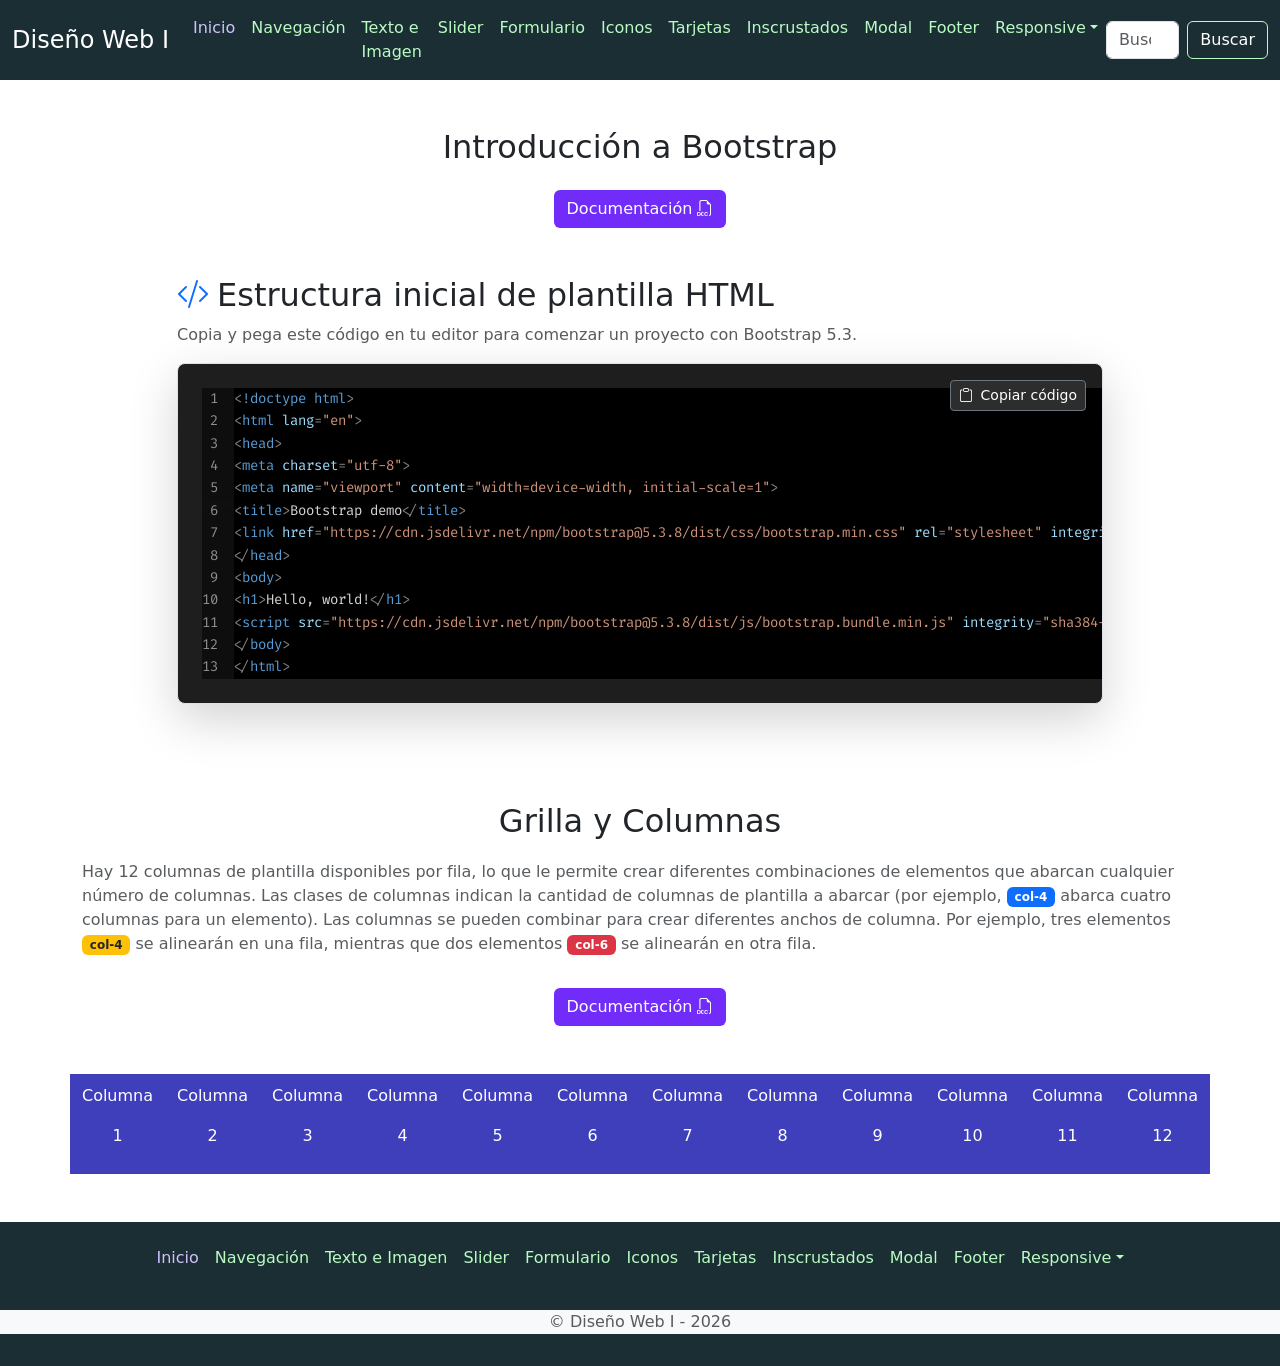
<file: index.html>
<!doctype html>
<html lang="es">
    <head>
        <meta charset="utf-8">
        <meta name="viewport" content="width=device-width, initial-scale=1">
        <title>DW1 - Index</title>
        <!-- Icono Pestaña -->
        <link rel="icon" type="image/png" href="img/bootstrap-icon.png">
        <!-- Estilos Bootstrap -->
        <link href="https://cdn.jsdelivr.net/npm/bootstrap@5.3.8/dist/css/bootstrap.min.css" rel="stylesheet" integrity="sha384-sRIl4kxILFvY47J16cr9ZwB07vP4J8+LH7qKQnuqkuIAvNWLzeN8tE5YBujZqJLB" crossorigin="anonymous">
        <!-- Estilos Propios -->
        <link href="css/styles.css" rel="stylesheet">
        <!-- Fuentes Google -->
        <link rel="preconnect" href="https://fonts.googleapis.com">
        <link rel="preconnect" href="https://fonts.gstatic.com" crossorigin>
        <link href="https://fonts.googleapis.com/css2?family=Raleway:ital,wght@0,100..900;1,100..900&display=swap" rel="stylesheet">
        <link href="https://fonts.googleapis.com/css2?family=Roboto:ital,wght@0,100..900;1,100..900&display=swap" rel="stylesheet">
        <link href="https://fonts.googleapis.com/css2?family=Bitcount+Grid+Single+Ink:wght@100..900&display=swap" rel="stylesheet">
        <link href="https://fonts.googleapis.com/css2?family=Fira+Code:wght@400;500&display=swap" rel="stylesheet">
        <!-- Iconos Bootstrap -->
        <link rel="stylesheet" href="https://cdn.jsdelivr.net/npm/bootstrap-icons@1.13.1/font/bootstrap-icons.min.css">

        <style>
        /* Estilos base para el bloque VS Code Dark+ */
        .code-font {
            font-family: 'Fira Code', Consolas, Monaco, 'Andale Mono', 'Ubuntu Mono', monospace;
            font-size: 0.875rem;
            line-height: 1.6;
        }

        .vscode-bg { background-color: #1e1e1e; }
        .vscode-border { border-color: #333333; }
        .vscode-line-num { color: #858585; }
        
        /* Colores de Sintaxis HTML (VS Code Dark+) */
        .token-doctype { color: #569cd6; }
        .token-tag { color: #569cd6; }
        .token-punct { color: #808080; }
        .token-attr { color: #9cdcfe; }
        .token-string { color: #ce9178; }
        .token-plain { color: #d4d4d4; }

        /* Barra de scroll personalizada */
        .custom-scroll::-webkit-scrollbar {
            height: 8px;
            width: 8px;
        }
        .custom-scroll::-webkit-scrollbar-track {
            background: #1e1e1e;
        }
        .custom-scroll::-webkit-scrollbar-thumb {
            background: #333333;
            border-radius: 4px;
        }
        .custom-scroll::-webkit-scrollbar-thumb:hover {
            background: #444444;
        }
    </style>
    </head>
    <body>
        <!-- Barra sitio  -->
    <nav class="navbar navbar-expand-lg fondo-grafito">
        <div class="container-fluid">
            <a class="navbar-brand fuente-blanco" href="index.html">Diseño Web I</a>
            <button class="navbar-toggler navbar-toggler-verde" type="button" data-bs-toggle="collapse" data-bs-target="#BarraNav" aria-controls="BarraNav" aria-expanded="false" aria-label="Toggle navigation">
                <i class="bi bi-list btn-hamburguesa"></i>
            </button>
            <div class="collapse navbar-collapse" id="BarraNav">                
                <ul class="navbar-nav me-auto mb-2 mb-lg-0">
                    <li class="nav-item">
                        <a class="nav-link link fuente-violeta-active" aria-current="page" href="index.html">Inicio</a>
                    </li>
                    <li class="nav-item">
                        <a class="nav-link link fuente-verde-claro" aria-current="page" href="navegacion.html">Navegación</a>
                    </li>
                    <li class="nav-item">
                        <a class="nav-link link fuente-verde-claro" href="textoeimagen.html">Texto e Imagen</a>
                    </li>
                    <li class="nav-item">
                        <a class="nav-link link fuente-verde-claro" href="slider.html" aria-disabled="true">Slider</a>
                    </li>
                    <li class="nav-item">
                        <a class="nav-link link fuente-verde-claro" href="formulario.html" aria-disabled="true">Formulario</a>
                    </li>
                    <li class="nav-item">
                        <a class="nav-link link fuente-verde-claro" href="icono.html" aria-disabled="true">Iconos</a>
                    </li>
                    <li class="nav-item">
                        <a class="nav-link link fuente-verde-claro" href="cards.html" aria-disabled="true">Tarjetas</a>
                    </li>
                    <li class="nav-item">
                        <a class="nav-link link fuente-verde-claro" href="incrustado.html" aria-disabled="true">Inscrustados</a>
                    </li>
                    <li class="nav-item">
                        <a class="nav-link link fuente-verde-claro" href="modal.html" aria-disabled="true">Modal</a>
                    </li>                        
                    <li class="nav-item">
                        <a class="nav-link link fuente-verde-claro" href="footer.html" aria-disabled="true">Footer</a>
                    </li>
                    <li class="nav-item dropdown">
                        <a class="nav-link dropdown-toggle fuente-verde-claro" href="#" role="button" data-bs-toggle="dropdown" aria-expanded="false">Responsive</a>
                        <ul class="dropdown-menu">
                            <li><a class="dropdown-item" href="grid.html">Grid</a></li>     
                            <li><a class="dropdown-item" href="flexpadre.html">Flexbox Padre</a></li>
                            <li><a class="dropdown-item" href="flexhijo.html">Flexbox Hijo</a></li>                
                        </ul>
                    </li>
                </ul>                                
                <form class="d-flex" role="search">
                    <input class="form-control me-2" type="search" placeholder="Buscar" aria-label="Buscar"/>
                    <button class="btn btn-outline-verde" type="submit">Buscar</button>
                </form>
            </div>
        </div>
    </nav>
    <!-- Titulo -->
    <div class="container mt-5">
        <div class="row text-center">
            <h2>Introducción a Bootstrap</h2>        
        </div>
    </div>
    <!-- Botón documentación -->
    <div class="container mt-3">
        <div class="row justify-content-center">
            <div class="col-3 text-center">
                <a class="btn btn-outline-violeta" href="https://getbootstrap.com/docs/5.3/getting-started/introduction/" target="_blank" rel="noopener noreferrer">Documentación <i class="bi bi-filetype-doc"></i></a>
            </div>                        
        </div>
    </div>
    <!-- Contenido Estructura Inicial -->
    <main class="container my-5 mt-5">
        <div class="row justify-content-center">
            <div class="col-lg-10">
                <div class="mb-3">
                    <h2 class="font-weight-bold d-flex align-items-center gap-2">
                        <i class="bi bi-code-slash text-primary"></i> Estructura inicial de plantilla HTML
                    </h2>
                    <p class="text-muted">Copia y pega este código en tu editor para comenzar un proyecto con Bootstrap 5.3.</p>
                </div>

                <!-- Bloque Simulador VS Code -->
                <div class="position-relative vscode-bg border vscode-border rounded-3 shadow-lg overflow-hidden">
                    <!-- Botón copiar -->
                    <button id="copy-btn" 
                            aria-label="Copiar código"
                            class="btn btn-sm btn-dark position-absolute top-0 end-0 m-3 z-3 border-secondary d-flex align-items-center gap-2"
                            style="background-color: #2d2d2d;">
                        <i class="bi bi-clipboard" id="copy-icon"></i>
                        <span id="copy-text">Copiar código</span>
                    </button>

                    <!-- Área de código con scroll -->
                    <div class="overflow-x-auto custom-scroll p-4">
                        <table class="table table-borderless code-font mb-0 w-100">
                            <tbody id="code-content">
                                <tr>
                                    <td class="vscode-line-num text-end pe-3 user-select-none align-top border-0 p-0 opacity-50" style="width: 2.5rem;">1</td>
                                    <td class="text-nowrap align-top border-0 p-0"><span class="token-punct">&lt;</span><span class="token-doctype">!doctype html</span><span class="token-punct">&gt;</span></td>
                                </tr>
                                <tr>
                                    <td class="vscode-line-num text-end pe-3 user-select-none align-top border-0 p-0 opacity-50">2</td>
                                    <td class="text-nowrap align-top border-0 p-0"><span class="token-punct">&lt;</span><span class="token-tag">html</span> <span class="token-attr">lang</span><span class="token-punct">=</span><span class="token-string">"en"</span><span class="token-punct">&gt;</span></td>
                                </tr>
                                <tr>
                                    <td class="vscode-line-num text-end pe-3 user-select-none align-top border-0 p-0 opacity-50">3</td>
                                    <td class="text-nowrap align-top border-0 p-0">  <span class="token-punct">&lt;</span><span class="token-tag">head</span><span class="token-punct">&gt;</span></td>
                                </tr>
                                <tr>
                                    <td class="vscode-line-num text-end pe-3 user-select-none align-top border-0 p-0 opacity-50">4</td>
                                    <td class="text-nowrap align-top border-0 p-0">    <span class="token-punct">&lt;</span><span class="token-tag">meta</span> <span class="token-attr">charset</span><span class="token-punct">=</span><span class="token-string">"utf-8"</span><span class="token-punct">&gt;</span></td>
                                </tr>
                                <tr>
                                    <td class="vscode-line-num text-end pe-3 user-select-none align-top border-0 p-0 opacity-50">5</td>
                                    <td class="text-nowrap align-top border-0 p-0">    <span class="token-punct">&lt;</span><span class="token-tag">meta</span> <span class="token-attr">name</span><span class="token-punct">=</span><span class="token-string">"viewport"</span> <span class="token-attr">content</span><span class="token-punct">=</span><span class="token-string">"width=device-width, initial-scale=1"</span><span class="token-punct">&gt;</span></td>
                                </tr>
                                <tr>
                                    <td class="vscode-line-num text-end pe-3 user-select-none align-top border-0 p-0 opacity-50">6</td>
                                    <td class="text-nowrap align-top border-0 p-0">    <span class="token-punct">&lt;</span><span class="token-tag">title</span><span class="token-punct">&gt;</span><span class="token-plain">Bootstrap demo</span><span class="token-punct">&lt;/</span><span class="token-tag">title</span><span class="token-punct">&gt;</span></td>
                                </tr>
                                <tr>
                                    <td class="vscode-line-num text-end pe-3 user-select-none align-top border-0 p-0 opacity-50">7</td>
                                    <td class="text-nowrap align-top border-0 p-0">    <span class="token-punct">&lt;</span><span class="token-tag">link</span> <span class="token-attr">href</span><span class="token-punct">=</span><span class="token-string">"https://cdn.jsdelivr.net/npm/bootstrap@5.3.8/dist/css/bootstrap.min.css"</span> <span class="token-attr">rel</span><span class="token-punct">=</span><span class="token-string">"stylesheet"</span> <span class="token-attr">integrity</span><span class="token-punct">=</span><span class="token-string">"sha384-sRIl4kxILFvY47J16cr9ZwB07vP4J8+LH7qKQnuqkuIAvNWLzeN8tE5YBujZqJLB"</span> <span class="token-attr">crossorigin</span><span class="token-punct">=</span><span class="token-string">"anonymous"</span><span class="token-punct">&gt;</span></td>
                                </tr>
                                <tr>
                                    <td class="vscode-line-num text-end pe-3 user-select-none align-top border-0 p-0 opacity-50">8</td>
                                    <td class="text-nowrap align-top border-0 p-0">  <span class="token-punct">&lt;/</span><span class="token-tag">head</span><span class="token-punct">&gt;</span></td>
                                </tr>
                                <tr>
                                    <td class="vscode-line-num text-end pe-3 user-select-none align-top border-0 p-0 opacity-50">9</td>
                                    <td class="text-nowrap align-top border-0 p-0">  <span class="token-punct">&lt;</span><span class="token-tag">body</span><span class="token-punct">&gt;</span></td>
                                </tr>
                                <tr>
                                    <td class="vscode-line-num text-end pe-3 user-select-none align-top border-0 p-0 opacity-50">10</td>
                                    <td class="text-nowrap align-top border-0 p-0">    <span class="token-punct">&lt;</span><span class="token-tag">h1</span><span class="token-punct">&gt;</span><span class="token-plain">Hello, world!</span><span class="token-punct">&lt;/</span><span class="token-tag">h1</span><span class="token-punct">&gt;</span></td>
                                </tr>
                                <tr>
                                    <td class="vscode-line-num text-end pe-3 user-select-none align-top border-0 p-0 opacity-50">11</td>
                                    <td class="text-nowrap align-top border-0 p-0">    <span class="token-punct">&lt;</span><span class="token-tag">script</span> <span class="token-attr">src</span><span class="token-punct">=</span><span class="token-string">"https://cdn.jsdelivr.net/npm/bootstrap@5.3.8/dist/js/bootstrap.bundle.min.js"</span> <span class="token-attr">integrity</span><span class="token-punct">=</span><span class="token-string">"sha384-FKyoEForCGlyvwx9Hj09JcYn3nv7wiPVlz7YYwJrWVcXK/BmnVDxM+D2scQbITxI"</span> <span class="token-attr">crossorigin</span><span class="token-punct">=</span><span class="token-string">"anonymous"</span><span class="token-punct">&gt;&lt;/</span><span class="token-tag">script</span><span class="token-punct">&gt;</span></td>
                                </tr>
                                <tr>
                                    <td class="vscode-line-num text-end pe-3 user-select-none align-top border-0 p-0 opacity-50">12</td>
                                    <td class="text-nowrap align-top border-0 p-0">  <span class="token-punct">&lt;/</span><span class="token-tag">body</span><span class="token-punct">&gt;</span></td>
                                </tr>
                                <tr>
                                    <td class="vscode-line-num text-end pe-3 user-select-none align-top border-0 p-0 opacity-50">13</td>
                                    <td class="text-nowrap align-top border-0 p-0"><span class="token-punct">&lt;/</span><span class="token-tag">html</span><span class="token-punct">&gt;</span></td>
                                </tr>
                            </tbody>
                        </table>
                    </div>
                </div>
            </div>
        </div>
    </main>
    <!-- Contenido Estructura Inicial -->
     <!-- Titulo -->
    <div class="container mt-5">
        <div class="row">
            <h2 class="text-center margin-text">Grilla y Columnas</h2>
            <p class="text-muted">
                Hay 12 columnas de plantilla disponibles por fila, lo que le permite crear 
                diferentes combinaciones de elementos que abarcan cualquier número de columnas. Las clases de 
                columnas indican la cantidad de columnas de plantilla a abarcar (por ejemplo, <span class="badge bg-primary">col-4</span> 
                abarca cuatro columnas para un elemento). Las columnas se pueden combinar para crear diferentes anchos de columna. Por 
                ejemplo, tres elementos <span class="badge bg-warning text-dark">col-4</span> se alinearán en una fila, mientras que dos 
                elementos <span class="badge bg-danger">col-6</span> se alinearán en otra fila.
        </div>
    </div>
     <!-- Botón documentación -->
    <div class="container mt-3">
        <div class="row justify-content-center">
            <div class="col-3 text-center">
                <a class="btn btn-outline-violeta" href="https://getbootstrap.com/docs/5.3/layout/columns/" target="_blank" rel="noopener noreferrer">Documentación <i class="bi bi-filetype-doc"></i></a>
            </div>                        
        </div>
    </div>
    <!-- Grilla -->
    <div class="container mt-5">
        <div class="row">
            <div class="col-md-1 azul columna-inicio text-center">
                <p>Columna</p>
                <p>1</p>
            </div>
            <div class="col-md-1 azul columna-inicio text-center">
                <p>Columna</p>
                <p>2</p>
            </div>
            <div class="col-md-1 azul columna-inicio text-center">
                <p>Columna</p>
                <p>3</p>
            </div>
            <div class="col-md-1 azul columna-inicio text-center">
                <p>Columna</p>
                <p>4</p>
            </div>
            <div class="col-md-1 azul columna-inicio text-center">
                <p>Columna</p>
                <p>5</p>
            </div>
            <div class="col-md-1 azul columna-inicio text-center">
                <p>Columna</p>
                <p>6</p>
            </div>
            <div class="col-md-1 azul columna-inicio text-center">
                <p>Columna</p>
                <p>7</p>
            </div>
            <div class="col-md-1 azul columna-inicio text-center">
                <p>Columna</p>
                <p>8</p>
            </div>
            <div class="col-md-1 azul columna-inicio text-center">
                <p>Columna</p>
                <p>9</p>
            </div>
            <div class="col-md-1 azul columna-inicio text-center">
                <p>Columna</p>
                <p>10</p>
            </div>
            <div class="col-md-1 azul columna-inicio text-center">
                <p>Columna</p>
                <p>11</p>
            </div>
            <div class="col-md-1 azul columna-inicio text-center">
                <p>Columna</p>
                <p>12</p>
            </div>
        </div>
    </div>
    <!-- Footer -->
    <div class="mt-auto">
        <footer class="py-3 mt-5 fondo-grafito">
            <ul class="nav justify-content-center pb-3 mb-3">
                <li class="nav-item">
                    <a href="index.html" class="nav-link px-2 text-body-secondary link fuente-violeta-active">Inicio</a>
                </li>
                <li class="nav-item">
                    <a href="navegacion.html" class="nav-link px-2 text-body-secondary link fuente-verde-claro">Navegación</a>
                </li>
                <li class="nav-item">
                    <a href="textoeimagen.html" class="nav-link px-2 text-body-secondary link fuente-verde-claro">Texto e Imagen</a>
                </li>
                <li class="nav-item">
                    <a href="slider.html" class="nav-link px-2 text-body-secondary link fuente-verde-claro">Slider</a>
                </li>
                <li class="nav-item">
                    <a href="formulario.html" class="nav-link px-2 text-body-secondary link fuente-verde-claro">Formulario</a>
                </li>
                <li class="nav-item">
                    <a href="icono.html" class="nav-link px-2 text-body-secondary link fuente-verde-claro">Iconos</a>
                </li>                    
                <li class="nav-item">
                    <a href="cards.html" class="nav-link px-2 text-body-secondary link fuente-verde-claro">Tarjetas</a>
                </li>
                <li class="nav-item">
                    <a href="incrustado.html" class="nav-link px-2 text-body-secondary link fuente-verde-claro">Inscrustados</a>
                </li>
                <li class="nav-item">
                    <a href="modal.html" class="nav-link px-2 text-body-secondary link fuente-verde-claro">Modal</a>
                </li>
                <li class="nav-item">
                    <a href="footer.html" class="nav-link px-2 text-body-secondary link fuente-verde-claro">Footer</a>
                </li>
                <li class="nav-item dropdown">
                    <a class="dropdown-toggle nav-link px-2 text-body-secondary link fuente-verde-claro" href="#" role="button" data-bs-toggle="dropdown" aria-expanded="false">Responsive</a>
                    <ul class="dropdown-menu">
                        <li><a class="dropdown-item" href="grid.html">Grid</a></li>
                        <li><a class="dropdown-item" href="flexpadre.html">Flexbox Padre</a></li>
                        <li><a class="dropdown-item" href="flexhijo.html">Flexbox Hijo</a></li>                  
                    </ul>
                </li>
            </ul>
            <p class="text-center text-body-secondary text-bg-light">&copy; Diseño Web I - 2026</p>
        </footer>
    </div>        

    <!-- JS Bootstrap -->
    <script src="https://cdn.jsdelivr.net/npm/bootstrap@5.3.8/dist/js/bootstrap.bundle.min.js" integrity="sha384-FKyoEForCGlyvwx9Hj09JcYn3nv7wiPVlz7YYwJrWVcXK/BmnVDxM+D2scQbITxI" crossorigin="anonymous"></script>

    <!-- Script del Bloque Educativo -->
    <script>
        const copyBtn = document.getElementById('copy-btn');
        const copyIcon = document.getElementById('copy-icon');
        const copyTextBtn = document.getElementById('copy-text');

        copyBtn.addEventListener('click', () => {
            const codeRows = document.querySelectorAll('#code-content tr');
            const rawLines = Array.from(codeRows).map(row => {
                const codeCell = row.cells[1];
                return codeCell ? codeCell.innerText : '';
            });
            const fullText = rawLines.join('\n');

            if (navigator.clipboard && window.isSecureContext) {
                navigator.clipboard.writeText(fullText).then(showSuccess);
            } else {
                const area = document.createElement('textarea');
                area.value = fullText;
                area.style.position = 'fixed';
                area.style.opacity = '0';
                document.body.appendChild(area);
                area.select();
                try {
                    document.execCommand('copy');
                    showSuccess();
                } catch (err) {
                    console.error('Error al copiar', err);
                }
                document.body.removeChild(area);
            }
        });

        function showSuccess() {
            copyIcon.className = 'bi bi-check2 text-success';
            copyTextBtn.textContent = '¡Copiado!';
            copyBtn.classList.add('btn-outline-success');

            setTimeout(() => {
                copyIcon.className = 'bi bi-clipboard';
                copyTextBtn.textContent = 'Copiar código';
                copyBtn.classList.remove('btn-outline-success');
            }, 2000);
        }
    </script>
    </body>
</html>
</file>
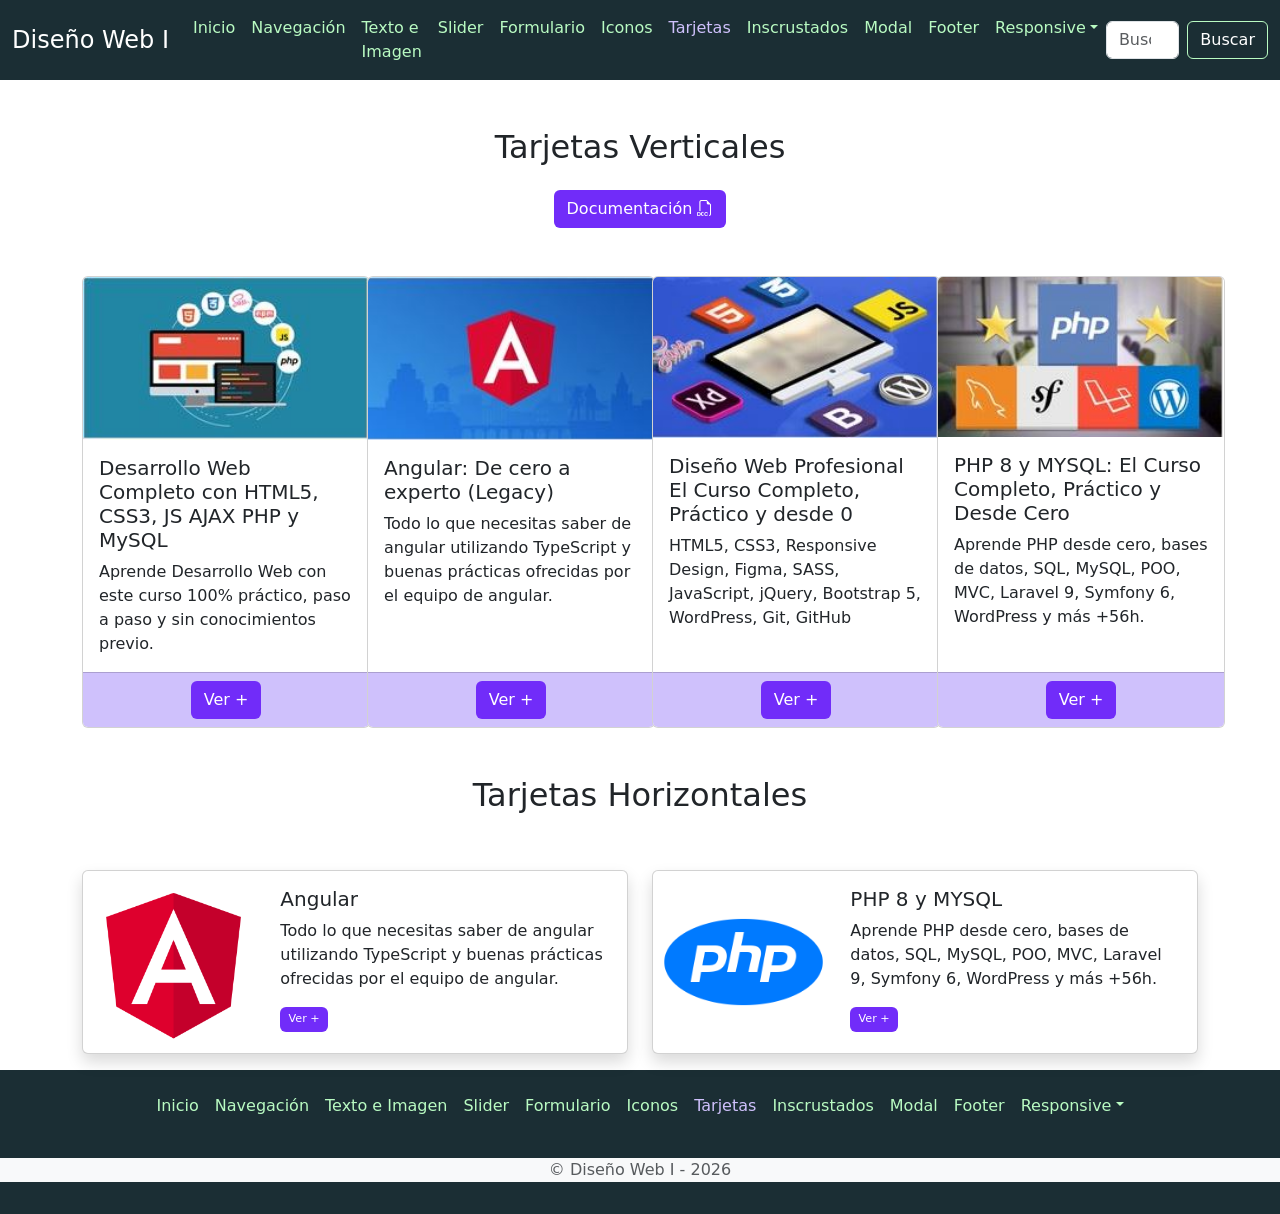
<file: cards.html>
<!doctype html>
<html lang="es">
    <head>
        <meta charset="utf-8">
        <meta name="viewport" content="width=device-width, initial-scale=1">
        <title>DW1 - Cards</title>
        <!-- Icono Pestaña -->
        <link rel="icon" type="image/png" href="img/bootstrap-icon.png">
        <!-- Estilos Bootstrap -->
        <link href="https://cdn.jsdelivr.net/npm/bootstrap@5.3.8/dist/css/bootstrap.min.css" rel="stylesheet" integrity="sha384-sRIl4kxILFvY47J16cr9ZwB07vP4J8+LH7qKQnuqkuIAvNWLzeN8tE5YBujZqJLB" crossorigin="anonymous">
        <!-- Estilos Propios -->
        <link href="css/styles.css" rel="stylesheet">
        <!-- Fuentes Google -->
        <link rel="preconnect" href="https://fonts.googleapis.com">
        <link rel="preconnect" href="https://fonts.gstatic.com" crossorigin>
        <link href="https://fonts.googleapis.com/css2?family=Raleway:ital,wght@0,100..900;1,100..900&display=swap" rel="stylesheet">
        <link href="https://fonts.googleapis.com/css2?family=Roboto:ital,wght@0,100..900;1,100..900&display=swap" rel="stylesheet">
        <link href="https://fonts.googleapis.com/css2?family=Bitcount+Grid+Single+Ink:wght@100..900&display=swap" rel="stylesheet">
        <!-- Iconos Bootstrap -->
        <link rel="stylesheet" href="https://cdn.jsdelivr.net/npm/bootstrap-icons@1.13.1/font/bootstrap-icons.min.css">
    </head>
    <body>
        <!-- Barra sitio -->               
        <nav class="navbar navbar-expand-lg fondo-grafito">
            <div class="container-fluid">
                <a class="navbar-brand fuente-blanco" href="index.html">Diseño Web I</a>
                <button class="navbar-toggler navbar-toggler-verde" type="button" data-bs-toggle="collapse" data-bs-target="#BarraNav" aria-controls="BarraNav" aria-expanded="false" aria-label="Toggle navigation">
                    <i class="bi bi-list btn-hamburguesa"></i>
                </button>
                <div class="collapse navbar-collapse" id="BarraNav">                
                    <ul class="navbar-nav me-auto mb-2 mb-lg-0">
                        <li class="nav-item">
                            <a class="nav-link link fuente-verde-claro" href="index.html">Inicio</a>
                        </li>
                        <li class="nav-item">
                            <a class="nav-link link fuente-verde-claro" aria-current="page" href="navegacion.html">Navegación</a>
                        </li>
                        <li class="nav-item">
                            <a class="nav-link link fuente-verde-claro" href="textoeimagen.html">Texto e Imagen</a>
                        </li>
                        <li class="nav-item">
                            <a class="nav-link link fuente-verde-claro" href="slider.html" aria-disabled="true">Slider</a>
                        </li>
                        <li class="nav-item">
                            <a class="nav-link link fuente-verde-claro" href="formulario.html" aria-disabled="true">Formulario</a>
                        </li>
                        <li class="nav-item">
                            <a class="nav-link link fuente-verde-claro" href="icono.html" aria-disabled="true">Iconos</a>
                        </li>
                        <li class="nav-item">
                            <a class="nav-link link fuente-violeta-active link-active" href="cards.html" aria-disabled="true">Tarjetas</a>
                        </li>
                        <li class="nav-item">
                            <a class="nav-link link fuente-verde-claro" href="incrustado.html" aria-disabled="true">Inscrustados</a>
                        </li>
                        <li class="nav-item">
                            <a class="nav-link link fuente-verde-claro" href="modal.html" aria-disabled="true">Modal</a>
                        </li>                        
                        <li class="nav-item">
                            <a class="nav-link link fuente-verde-claro" href="footer.html" aria-disabled="true">Footer</a>
                        </li>
                        <li class="nav-item dropdown">
                            <a class="nav-link dropdown-toggle fuente-verde-claro" href="#" role="button" data-bs-toggle="dropdown" aria-expanded="false">Responsive</a>
                            <ul class="dropdown-menu">
                                <li><a class="dropdown-item" href="grid.html">Grid</a></li>
                                <li><a class="dropdown-item" href="flexpadre.html">Flexbox Padre</a></li>
                                <li><a class="dropdown-item" href="flexhijo.html">Flexbox Hijo</a></li>                      
                            </ul>
                        </li>
                    </ul>                                
                    <form class="d-flex" role="search">
                        <input class="form-control me-2" type="search" placeholder="Buscar" aria-label="Buscar"/>
                        <button class="btn btn-outline-verde" type="submit">Buscar</button>
                    </form>
                </div>
            </div>
        </nav>        
        <!-- Titulo -->
        <div class="container mt-5">
            <div class="row text-center">
                <h2>Tarjetas Verticales</h2>        
            </div>
        </div>
        <!-- Botón documentación -->
        <div class="container mt-3">
            <div class="row justify-content-center">
                <div class="col-3 text-center">
                    <a class="btn btn-outline-violeta" href="https://getbootstrap.com/docs/5.3/components/card/" target="_blank" rel="noopener noreferrer">Documentación <i class="bi bi-filetype-doc"></i></a>
                </div>                        
            </div>
        </div>
        <!-- Tarjetas -->
        <div class="container mt-5">
            <div class="row">
                <div class="col-md-3">
                    <div class="card h-100" style="width: 18rem;">
                        <img src="img/card/card1.JPG" class="card-img-top" alt="...">
                        <div class="card-body">
                            <h5 class="card-title">Desarrollo Web Completo con HTML5, CSS3, JS AJAX PHP y MySQL</h5>
                            <p class="card-text">Aprende Desarrollo Web con este curso 100% práctico, paso a paso y sin conocimientos previo.</p>
                        </div>
                        <div class="card-footer text-center fondo-violeta">
                            <a href="#" class="btn btn-violeta">Ver +</a>
                        </div>
                    </div>
                </div>
                <div class="col-md-3">
                    <div class="card h-100" style="width: 18rem;">
                        <img src="img/card/card2.JPG" class="card-img-top" alt="...">
                        <div class="card-body">
                            <h5 class="card-title">Angular: De cero a experto (Legacy)</h5>
                            <p class="card-text">Todo lo que necesitas saber de angular utilizando TypeScript y buenas prácticas ofrecidas por el equipo de angular.</p>
                        </div>
                        <div class="card-footer text-center fondo-violeta">
                            <a href="#" class="btn btn-violeta">Ver +</a>
                        </div>
                    </div>
                </div>
                <div class="col-md-3">
                    <div class="card h-100" style="width: 18rem;">
                        <img src="img/card/card3.JPG" class="card-img-top" alt="...">
                        <div class="card-body">
                            <h5 class="card-title">Diseño Web Profesional El Curso Completo, Práctico y desde 0</h5>
                            <p class="card-text">HTML5, CSS3, Responsive Design, Figma, SASS, JavaScript, jQuery, Bootstrap 5, WordPress, Git, GitHub</p>
                        </div>
                        <div class="card-footer text-center fondo-violeta">
                            <a href="#" class="btn btn-violeta">Ver +</a>
                        </div>
                    </div>
                </div>
                <div class="col-md-3">
                    <div class="card h-100" style="width: 18rem;">
                        <img src="img/card/card4.JPG" class="card-img-top" alt="...">
                        <div class="card-body">
                            <h5 class="card-title">PHP 8 y MYSQL: El Curso Completo, Práctico y Desde Cero</h5>
                            <p class="card-text">Aprende PHP desde cero, bases de datos, SQL, MySQL, POO, MVC, Laravel 9, Symfony 6, WordPress y más +56h.</p>
                        </div>
                        <div class="card-footer text-center fondo-violeta">
                            <a href="#" class="btn btn-violeta">Ver +</a>
                        </div>
                    </div>
                </div>
            </div>
        </div> 
        <div class="container mt-5">
            <div class="row text-center">
                <h2>Tarjetas Horizontales</h2>        
            </div>
        </div>
        <div class="container mt-5">
            <div class="row">
                <div class="col-md-6">
                    <div class="card mb-3 shadow">
                        <div class="row g-0">
                            <div class="col-md-4">
                                <img src="img/card/angular-logo.png" class="img-fluid rounded-start" alt="...">
                            </div>
                            <div class="col-md-8">
                                <div class="card-body">
                                    <h5 class="card-title">Angular</h5>
                                    <p class="card-text">Todo lo que necesitas saber de angular utilizando TypeScript y buenas prácticas ofrecidas por el equipo de angular.</p>
                                    <p class="card-text"><a href="#"><button type="button" class="btn btn-violeta" style="--bs-btn-padding-y: .20rem; --bs-btn-padding-x: .45rem; --bs-btn-font-size: .70rem;"> Ver +</button></a></p>
                                </div>
                            </div>
                        </div>
                    </div>
                </div>
                <div class="col-md-6">
                    <div class="card mb-3 shadow">
                        <div class="row g-0">
                            <div class="col-md-4 d-flex align-items-center p-2">
                                <img src="img/card/php-logo.png" class="img-fluid rounded-start" alt="...">
                            </div>
                            <div class="col-md-8">
                                <div class="card-body">
                                    <h5 class="card-title">PHP 8 y MYSQL</h5>
                                    <p class="card-text">Aprende PHP desde cero, bases de datos, SQL, MySQL, POO, MVC, Laravel 9, Symfony 6, WordPress y más +56h.</p>
                                    <p class="card-text"><a href="#"><button type="button" class="btn btn-violeta" style="--bs-btn-padding-y: .20rem; --bs-btn-padding-x: .45rem; --bs-btn-font-size: .70rem;"> Ver +</button></a></p>
                                </div>
                            </div>
                        </div>
                    </div>
                </div>                   
            </div>
        </div>        
        <!-- Footer -->
        <div class="mt-auto">
            <footer class="py-3 fondo-grafito">
                <ul class="nav justify-content-center pb-3 mb-3">
                    <li class="nav-item">
                        <a href="index.html" class="nav-link px-2 text-body-secondary link fuente-verde-claro">Inicio</a>
                    </li>
                    <li class="nav-item">
                        <a href="navegacion.html" class="nav-link px-2 text-body-secondary link fuente-verde-claro">Navegación</a>
                    </li>
                    <li class="nav-item">
                        <a href="textoeimagen.html" class="nav-link px-2 text-body-secondary link fuente-verde-claro">Texto e Imagen</a>
                    </li>
                    <li class="nav-item">
                        <a href="slider.html" class="nav-link px-2 text-body-secondary link fuente-verde-claro">Slider</a>
                    </li>
                    <li class="nav-item">
                        <a href="formulario.html" class="nav-link px-2 text-body-secondary link fuente-verde-claro">Formulario</a>
                    </li>
                    <li class="nav-item">
                        <a href="icono.html" class="nav-link px-2 text-body-secondary link fuente-verde-claro">Iconos</a>
                    </li>                    
                    <li class="nav-item">
                        <a href="cards.html" class="nav-link px-2 text-body-secondary link fuente-violeta-active">Tarjetas</a>
                    </li>
                    <li class="nav-item">
                        <a href="incrustado.html" class="nav-link px-2 text-body-secondary link fuente-verde-claro">Inscrustados</a>
                    </li>
                    <li class="nav-item">
                        <a href="modal.html" class="nav-link px-2 text-body-secondary link fuente-verde-claro">Modal</a>
                    </li>
                    <li class="nav-item">
                        <a href="footer.html" class="nav-link px-2 text-body-secondary link fuente-verde-claro">Footer</a>
                    </li>
                    <li class="nav-item dropdown">
                        <a class="dropdown-toggle nav-link px-2 text-body-secondary link fuente-verde-claro" href="#" role="button" data-bs-toggle="dropdown" aria-expanded="false">Responsive</a>
                        <ul class="dropdown-menu">
                            <li><a class="dropdown-item" href="grid.html">Grid</a></li>
                            <li><a class="dropdown-item" href="flexpadre.html">Flexbox Padre</a></li>
                            <li><a class="dropdown-item" href="flexhijo.html">Flexbox Hijo</a></li>                      
                        </ul>
                    </li>
                </ul>
                <p class="text-center text-body-secondary text-bg-light">&copy; Diseño Web I - 2026</p>
            </footer>
        </div>
        <script src="https://cdn.jsdelivr.net/npm/bootstrap@5.3.8/dist/js/bootstrap.bundle.min.js" integrity="sha384-FKyoEForCGlyvwx9Hj09JcYn3nv7wiPVlz7YYwJrWVcXK/BmnVDxM+D2scQbITxI" crossorigin="anonymous"></script>
    </body>
</html>
</file>
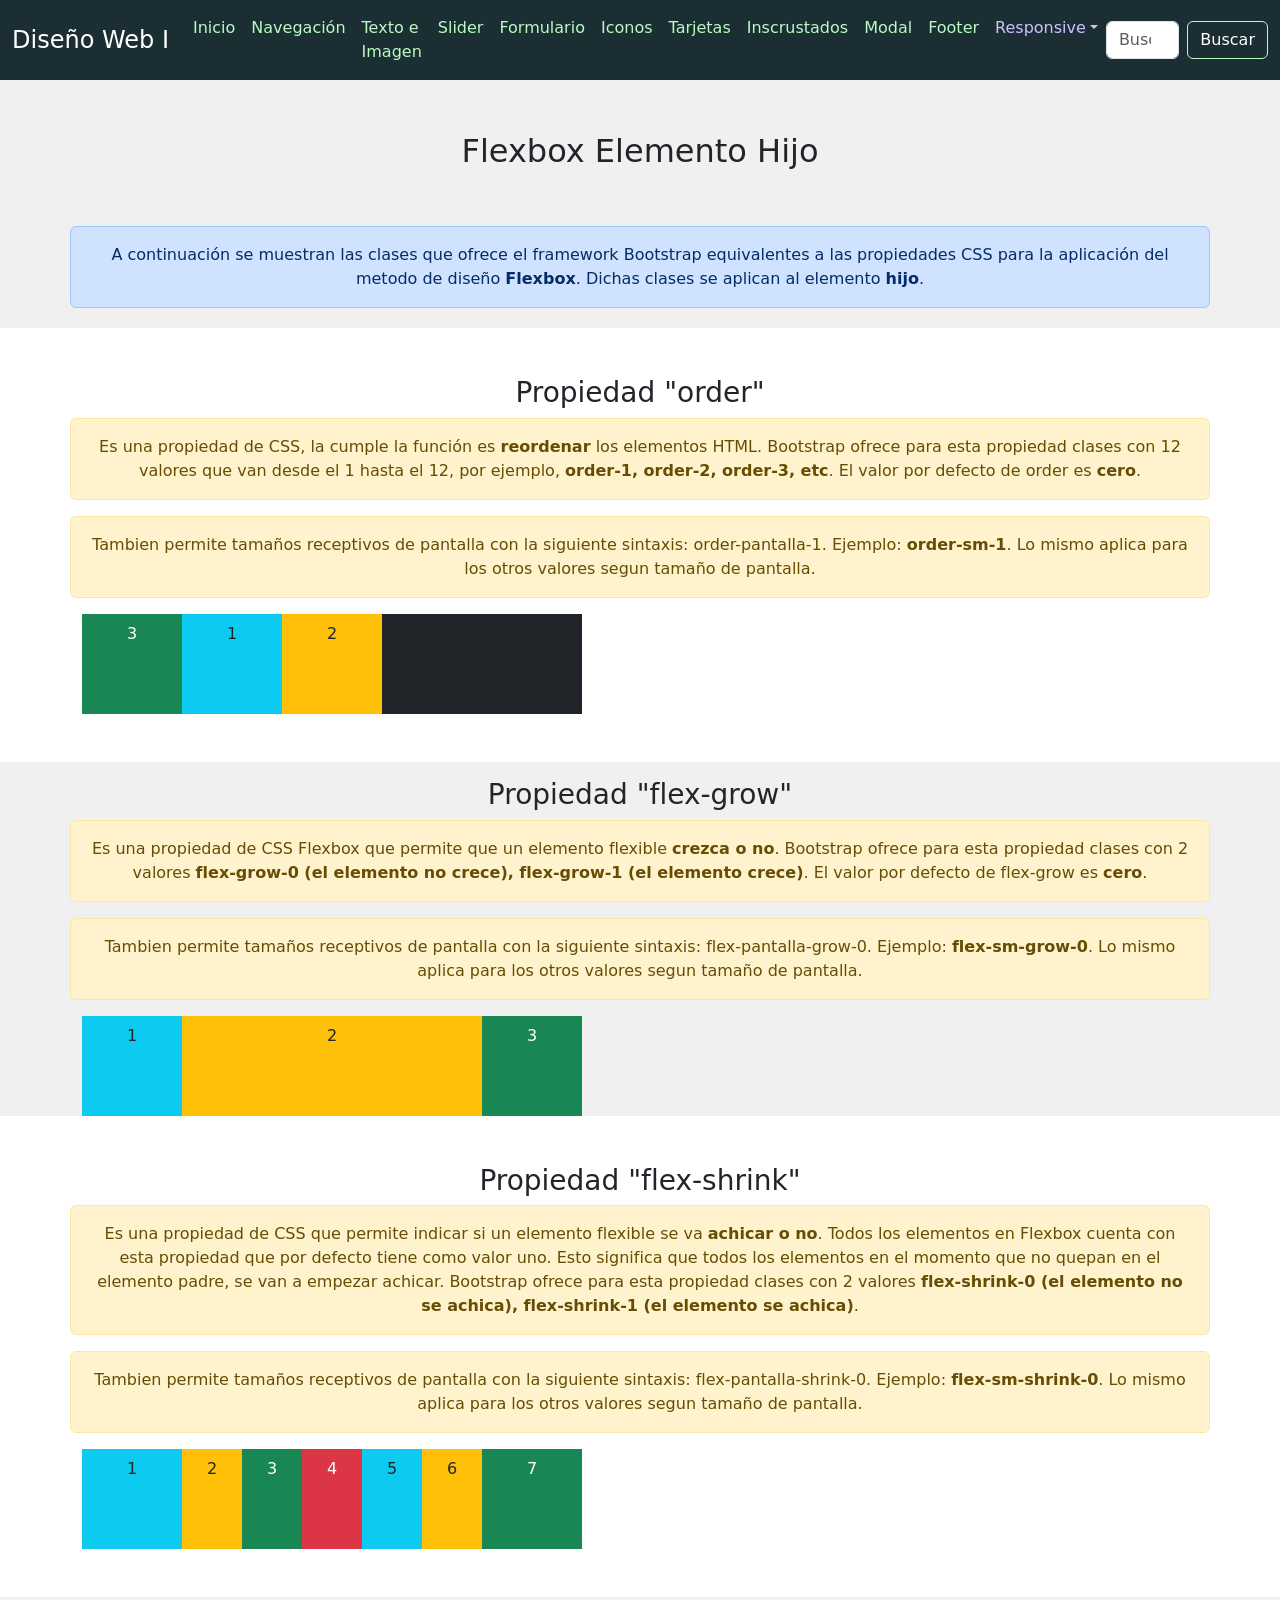
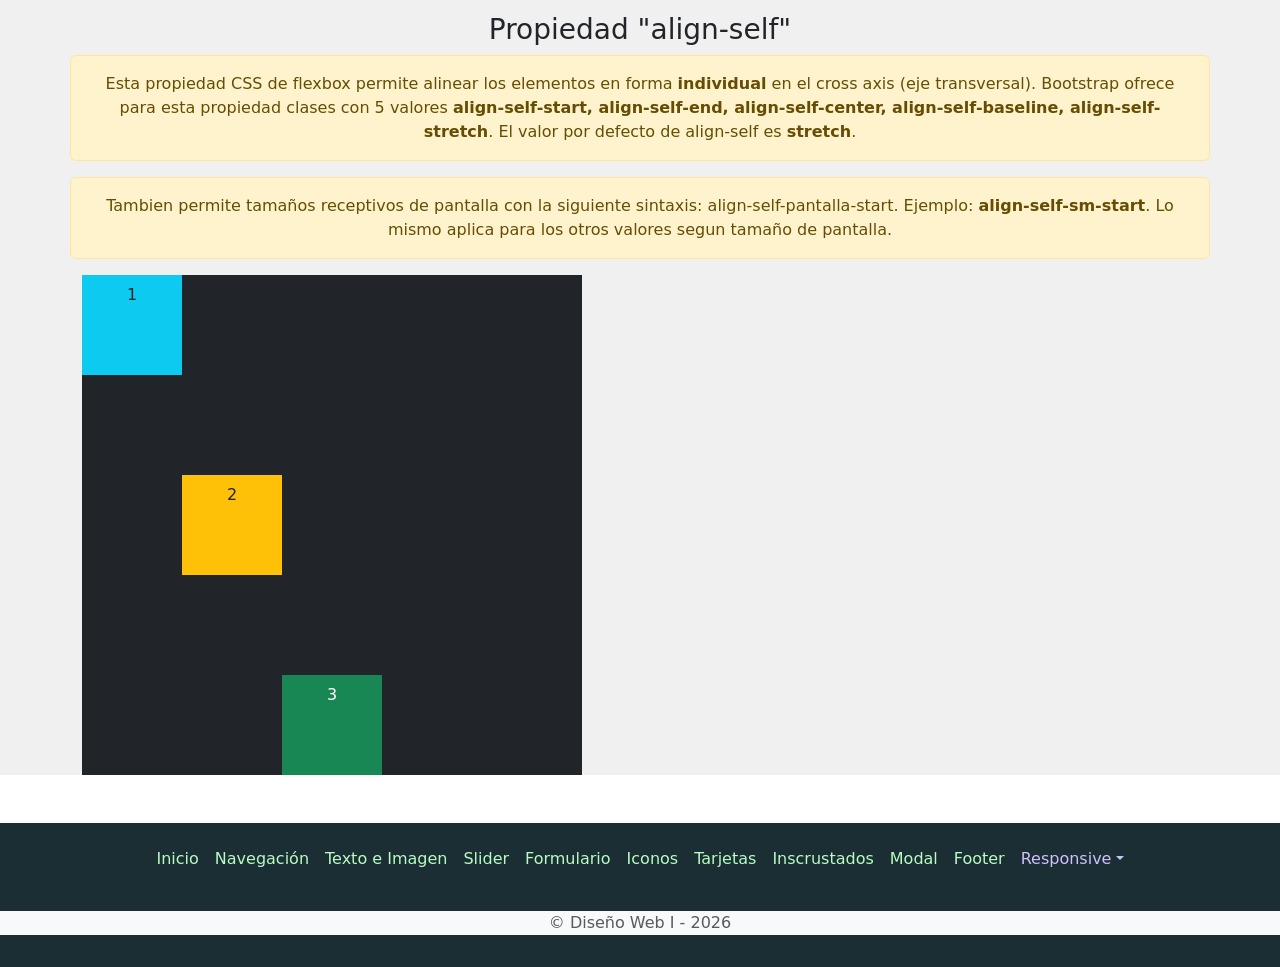
<file: flexhijo.html>
<!doctype html>
<html lang="es">
    <head>
        <meta charset="utf-8">
        <meta name="viewport" content="width=device-width, initial-scale=1">
        <title>DW1 - Flexbox Hijo</title>
        <!-- Icono Pestaña -->
        <link rel="icon" type="image/png" href="img/bootstrap-icon.png">
        <!-- Estilos Bootstrap -->
        <link href="https://cdn.jsdelivr.net/npm/bootstrap@5.3.8/dist/css/bootstrap.min.css" rel="stylesheet" integrity="sha384-sRIl4kxILFvY47J16cr9ZwB07vP4J8+LH7qKQnuqkuIAvNWLzeN8tE5YBujZqJLB" crossorigin="anonymous">
        <!-- Estilos Propios -->
        <link href="css/styles.css" rel="stylesheet">
        <!-- Fuentes Google -->
        <link rel="preconnect" href="https://fonts.googleapis.com">
        <link rel="preconnect" href="https://fonts.gstatic.com" crossorigin>
        <link href="https://fonts.googleapis.com/css2?family=Raleway:ital,wght@0,100..900;1,100..900&display=swap" rel="stylesheet">
        <link href="https://fonts.googleapis.com/css2?family=Roboto:ital,wght@0,100..900;1,100..900&display=swap" rel="stylesheet">
        <link href="https://fonts.googleapis.com/css2?family=Bitcount+Grid+Single+Ink:wght@100..900&display=swap" rel="stylesheet">
        <!-- Iconos Bootstrap -->
        <link rel="stylesheet" href="https://cdn.jsdelivr.net/npm/bootstrap-icons@1.13.1/font/bootstrap-icons.min.css">
    </head>
    <body>
        <!-- Barra sitio -->               
        <nav class="navbar navbar-expand-lg fondo-grafito">
            <div class="container-fluid">
                <a class="navbar-brand fuente-blanco" href="index.html">Diseño Web I</a>
                <button class="navbar-toggler navbar-toggler-verde" type="button" data-bs-toggle="collapse" data-bs-target="#BarraNav" aria-controls="BarraNav" aria-expanded="false" aria-label="Toggle navigation">
                    <i class="bi bi-list btn-hamburguesa"></i>
                </button>
                <div class="collapse navbar-collapse" id="BarraNav">                
                    <ul class="navbar-nav me-auto mb-2 mb-lg-0">
                        <li class="nav-item">
                            <a class="nav-link link fuente-verde-claro" href="index.html">Inicio</a>
                        </li>
                        <li class="nav-item">
                            <a class="nav-link link fuente-verde-claro" aria-current="page" href="navegacion.html">Navegación</a>
                        </li>
                        <li class="nav-item">
                            <a class="nav-link link fuente-verde-claro" href="textoeimagen.html">Texto e Imagen</a>
                        </li>
                        <li class="nav-item">
                            <a class="nav-link link fuente-verde-claro" href="slider.html" aria-disabled="true">Slider</a>
                        </li>
                        <li class="nav-item">
                            <a class="nav-link link fuente-verde-claro" href="formulario.html" aria-disabled="true">Formulario</a>
                        </li>
                        <li class="nav-item">
                            <a class="nav-link link fuente-verde-claro" href="icono.html" aria-disabled="true">Iconos</a>
                        </li>
                        <li class="nav-item">
                            <a class="nav-link link fuente-verde-claro" href="cards.html" aria-disabled="true">Tarjetas</a>
                        </li>
                        <li class="nav-item">
                            <a class="nav-link link fuente-verde-claro" href="incrustado.html" aria-disabled="true">Inscrustados</a>
                        </li>
                        <li class="nav-item">
                            <a class="nav-link link fuente-verde-claro" href="modal.html" aria-disabled="true">Modal</a>
                        </li>                        
                        <li class="nav-item">
                            <a class="nav-link link fuente-verde-claro" href="footer.html" aria-disabled="true">Footer</a>
                        </li>
                        <li class="nav-item dropdown">
                            <a class="nav-link dropdown-toggle link-active fuente-violeta-active" href="#" role="button" data-bs-toggle="dropdown" aria-expanded="false">Responsive</a>
                            <ul class="dropdown-menu">
                                <li><a class="dropdown-item" href="grid.html">Grid</a></li>                   
                                <li><a class="dropdown-item" href="flexpadre.html">Flexbox Padre</a></li>
                                <li><a class="dropdown-item" href="flexhijo.html">Flexbox Hijo</a></li>
                            </ul>
                        </li>
                    </ul>                                
                    <form class="d-flex" role="search">
                        <input class="form-control me-2" type="search" placeholder="Buscar" aria-label="Buscar"/>
                        <button class="btn btn-outline-verde" type="submit">Buscar</button>
                    </form>
                </div>
            </div>
        </nav>                
        <div class="fondo-gris-claro p-1">
            <!-- Titulo -->
            <div class="container mt-5">
                <div class="row text-center">
                    <h2>Flexbox Elemento Hijo</h2>        
                </div>
            </div>
            <div class="container mt-5">
                <div class="row text-center">
                    <p class="alert alert-primary">
                        A continuación se muestran las clases que ofrece el framework Bootstrap equivalentes a las propiedades CSS para la aplicación del metodo 
                        de diseño <strong>Flexbox</strong>. Dichas clases se aplican al elemento <strong>hijo</strong>.
                    </p>        
                </div>
            </div>
        </div>        
        <!-- Uso order -->
        <div class="container mt-5">
            <div class="row text-center">
                <h3>Propiedad "order"</h3>
                <p class="alert alert-warning">
                    Es una propiedad de CSS, la cumple la función es <strong>reordenar</strong> los elementos HTML. Bootstrap ofrece para esta propiedad clases con 12 valores 
                    que van desde el 1 hasta el 12, por ejemplo, <strong>order-1, order-2, order-3, etc</strong>. El valor por defecto de order es <strong>cero</strong>.
                </p>
                <p class="alert alert-warning">
                    Tambien permite tamaños receptivos de pantalla con la siguiente sintaxis: order-pantalla-1. Ejemplo: <strong>order-sm-1</strong>. 
                    Lo mismo aplica para los otros valores segun tamaño de pantalla.
                </p>        
            </div>
        </div>        
        <div class="container">           
            <div class="d-flex flex-content bg-dark text-center">
                <div class="flex-item p-2 order-1 bg-info">1</div>
                <div class="flex-item p-2 order-2 bg-warning">2</div>
                <div class="flex-item p-2 text-white bg-success">3</div>
                <!-- <div class="flex-item p-2 text-white bg-danger">4</div> -->
            </div>
        </div>
        <!-- Uso flex-grow -->
        <div class="fondo-gris-claro mt-5">
            <div class="container">
                <div class="row text-center">
                    <h3 class="mt-3">Propiedad "flex-grow"</h3>     
                    <p class="alert alert-warning">
                       Es una propiedad de CSS Flexbox que permite que un elemento flexible <strong>crezca o no</strong>. Bootstrap ofrece para esta propiedad clases con 2 
                       valores <strong>flex-grow-0 (el elemento no crece), flex-grow-1 (el elemento crece)</strong>. El valor por defecto de flex-grow es <strong>cero</strong>.
                    </p>
                    <p class="alert alert-warning">
                        Tambien permite tamaños receptivos de pantalla con la siguiente sintaxis: flex-pantalla-grow-0. Ejemplo: <strong>flex-sm-grow-0</strong>. 
                        Lo mismo aplica para los otros valores segun tamaño de pantalla.
                    </p>   
                </div>
            </div>        
            <div class="container">
                <div class="d-flex flex-content bg-dark text-center">
                    <div class="flex-item flex-grow-0 p-2 bg-info">1</div>
                    <div class="flex-item flex-grow-1 p-2 bg-warning">2</div>
                    <div class="flex-item p-2 text-white bg-success">3</div>         
                </div>            
            </div>
        </div>
        <!-- Uso flex-shrink -->
        <div class="container mt-5">
            <div class="row text-center">
                <h3>Propiedad "flex-shrink"</h3>
                <p class="alert alert-warning">
                    Es una propiedad de CSS que permite indicar si un elemento flexible se va <strong>achicar o no</strong>. Todos los elementos en Flexbox cuenta con esta 
                    propiedad que por defecto tiene como valor uno. Esto significa que todos los elementos en el momento que no quepan en el elemento padre, se van a empezar achicar.
                    Bootstrap ofrece para esta propiedad clases con 2 valores <strong>flex-shrink-0 (el elemento no se achica), flex-shrink-1 (el elemento se achica)</strong>.       
                </p>
                <p class="alert alert-warning">
                    Tambien permite tamaños receptivos de pantalla con la siguiente sintaxis: flex-pantalla-shrink-0. Ejemplo: <strong>flex-sm-shrink-0</strong>. 
                    Lo mismo aplica para los otros valores segun tamaño de pantalla.
                </p>         
            </div>
        </div>        
        <div class="container">           
            <div class="d-flex flex-content bg-dark text-center">
                <div class="flex-item flex-shrink-0 p-2 bg-info">1</div>
                <div class="flex-item p-2 bg-warning">2</div>
                <div class="flex-item p-2 bg-success text-white">3</div>
                <div class="flex-item p-2 bg-danger text-white ">4</div>
                <div class="flex-item p-2 bg-info">5</div>
                <div class="flex-item p-2 bg-warning">6</div>
                <div class="flex-item flex-shrink-0 p-2 bg-success text-white">7</div>
            </div>
        </div>
        <!-- Uso align-self -->
        <div class="fondo-gris-claro mt-5">
            <div class="container">
                <div class="row text-center">
                    <h3 class="mt-3">Propiedad "align-self"</h3>     
                    <p class="alert alert-warning">
                        Esta propiedad CSS de flexbox permite alinear los elementos en forma <strong>individual</strong> en el cross axis (eje transversal). 
                        Bootstrap ofrece para esta propiedad clases con 5 valores <strong>align-self-start, align-self-end, align-self-center, align-self-baseline, align-self-stretch</strong>.
                        El valor por defecto de align-self es <strong>stretch</strong>.
                    </p>
                    <p class="alert alert-warning">
                        Tambien permite tamaños receptivos de pantalla con la siguiente sintaxis: align-self-pantalla-start. Ejemplo: <strong>align-self-sm-start</strong>. 
                        Lo mismo aplica para los otros valores segun tamaño de pantalla.
                    </p>   
                </div>
            </div>        
            <div class="container">
                <div class="d-flex flex-content-h bg-dark text-center">
                    <div class="flex-item align-self-start p-2 bg-info">1</div>
                    <div class="flex-item align-self-center p-2 bg-warning">2</div>
                    <div class="flex-item align-self-end p-2 bg-success text-white">3</div>         
                </div>            
            </div>
        </div>        
        <!-- Footer -->
        <div class="mt-auto">
            <footer class="py-3 mt-5 fondo-grafito">
                <ul class="nav justify-content-center pb-3 mb-3">
                    <li class="nav-item">
                        <a href="index.html" class="nav-link px-2 text-body-secondary link fuente-verde-claro">Inicio</a>
                    </li>
                    <li class="nav-item">
                        <a href="navegacion.html" class="nav-link px-2 text-body-secondary link fuente-verde-claro">Navegación</a>
                    </li>
                    <li class="nav-item">
                        <a href="textoeimagen.html" class="nav-link px-2 text-body-secondary link fuente-verde-claro">Texto e Imagen</a>
                    </li>
                    <li class="nav-item">
                        <a href="slider.html" class="nav-link px-2 text-body-secondary link fuente-verde-claro">Slider</a>
                    </li>
                    <li class="nav-item">
                        <a href="formulario.html" class="nav-link px-2 text-body-secondary link fuente-verde-claro">Formulario</a>
                    </li>
                    <li class="nav-item">
                        <a href="icono.html" class="nav-link px-2 text-body-secondary link fuente-verde-claro">Iconos</a>
                    </li>
                    <li class="nav-item">
                        <a href="cards.html" class="nav-link px-2 text-body-secondary link fuente-verde-claro">Tarjetas</a>
                    </li>
                    <li class="nav-item">
                        <a href="incrustado.html" class="nav-link px-2 text-body-secondary link fuente-verde-claro">Inscrustados</a>
                    </li>
                    <li class="nav-item">
                        <a href="modal.html" class="nav-link px-2 text-body-secondary link fuente-verde-claro">Modal</a>
                    </li>                    
                    <li class="nav-item">
                        <a href="footer.html" class="nav-link px-2 text-body-secondary link fuente-verde-claro">Footer</a>
                    </li>
                    <li class="nav-item dropdown">
                        <a class="dropdown-toggle nav-link px-2 text-body-secondary link fuente-violeta-active" href="#" role="button" data-bs-toggle="dropdown" aria-expanded="false">Responsive</a>
                        <ul class="dropdown-menu">
                            <li><a class="dropdown-item" href="grid.html">Grid</a></li>
                            <li><a class="dropdown-item" href="flexpadre.html">Flexbox Padre</a></li>
                            <li><a class="dropdown-item" href="flexhijo.html">Flexbox Hijo</a></li>                     
                        </ul>
                    </li>
                </ul>
                <p class="text-center text-body-secondary text-bg-light">&copy; Diseño Web I - 2026</p>
            </footer>
        </div>
        <script src="https://cdn.jsdelivr.net/npm/bootstrap@5.3.8/dist/js/bootstrap.bundle.min.js" integrity="sha384-FKyoEForCGlyvwx9Hj09JcYn3nv7wiPVlz7YYwJrWVcXK/BmnVDxM+D2scQbITxI" crossorigin="anonymous"></script>
    </body>
</html>
</file>
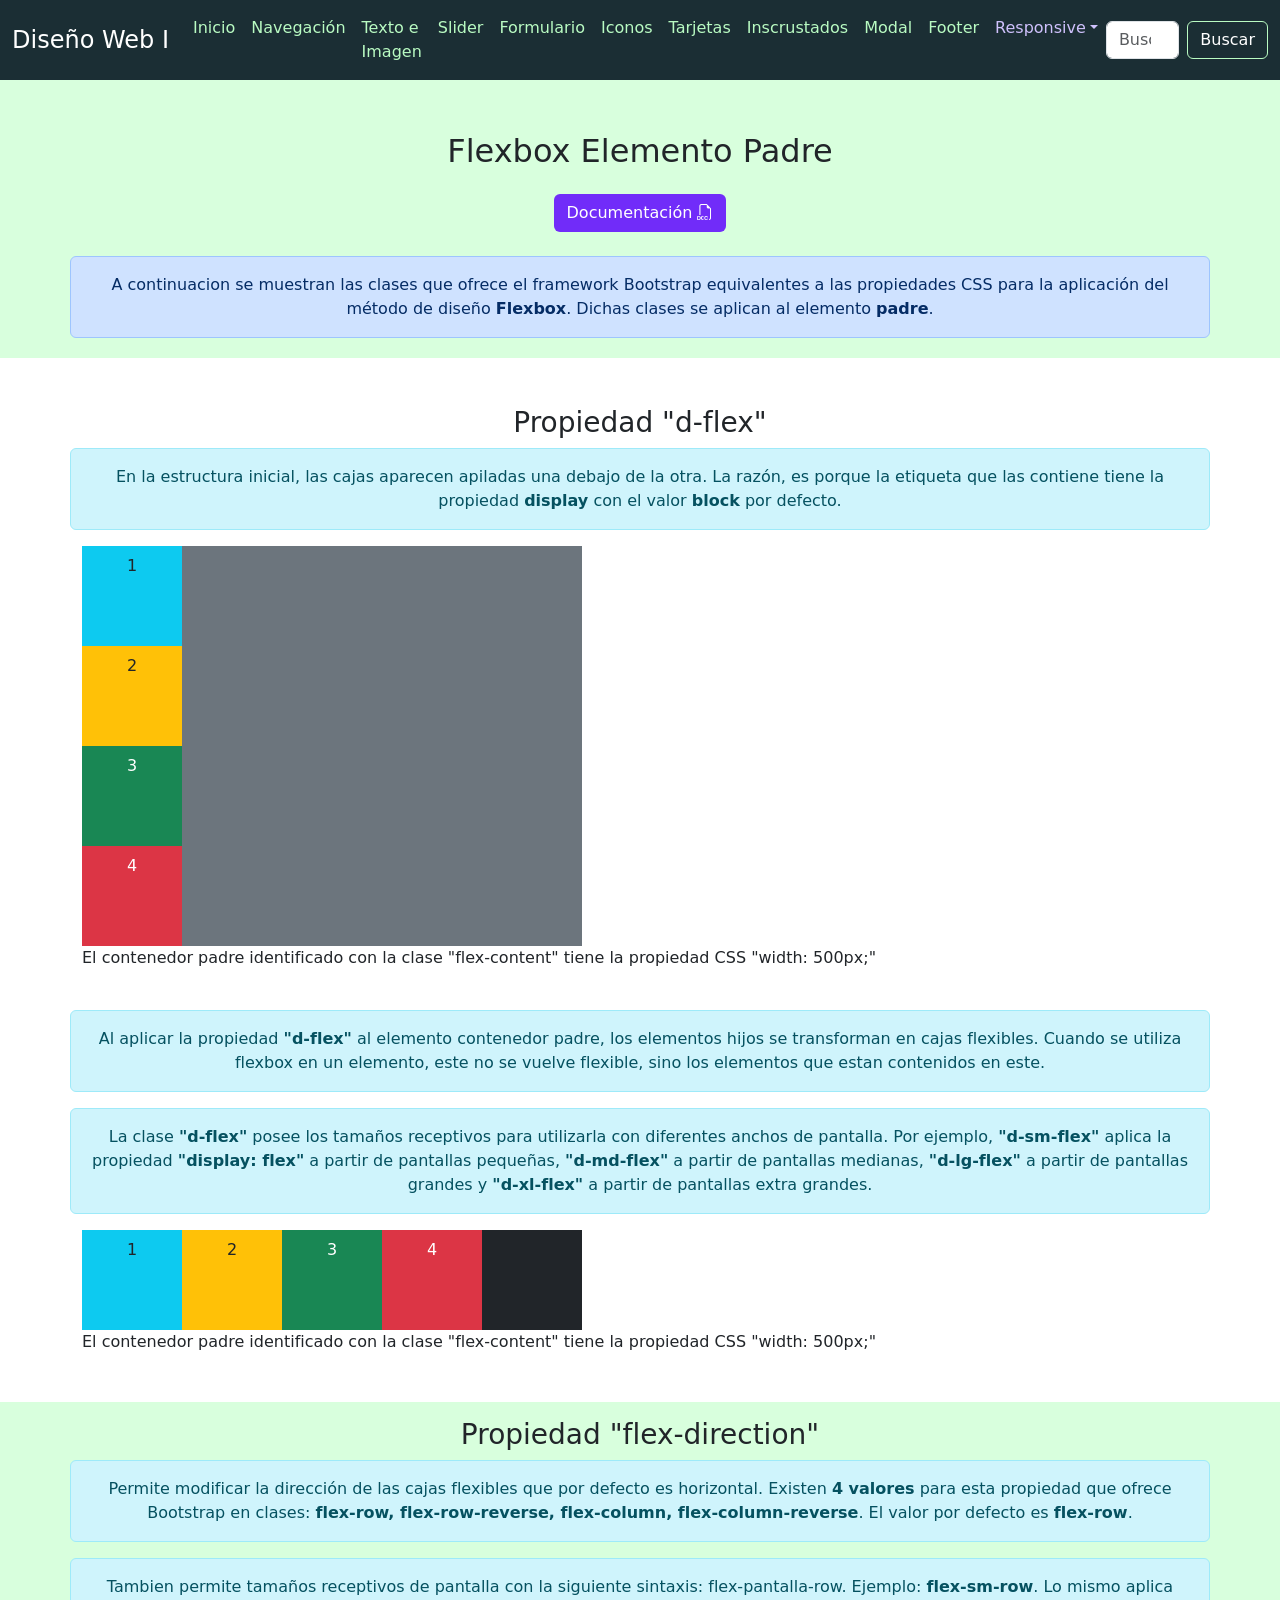
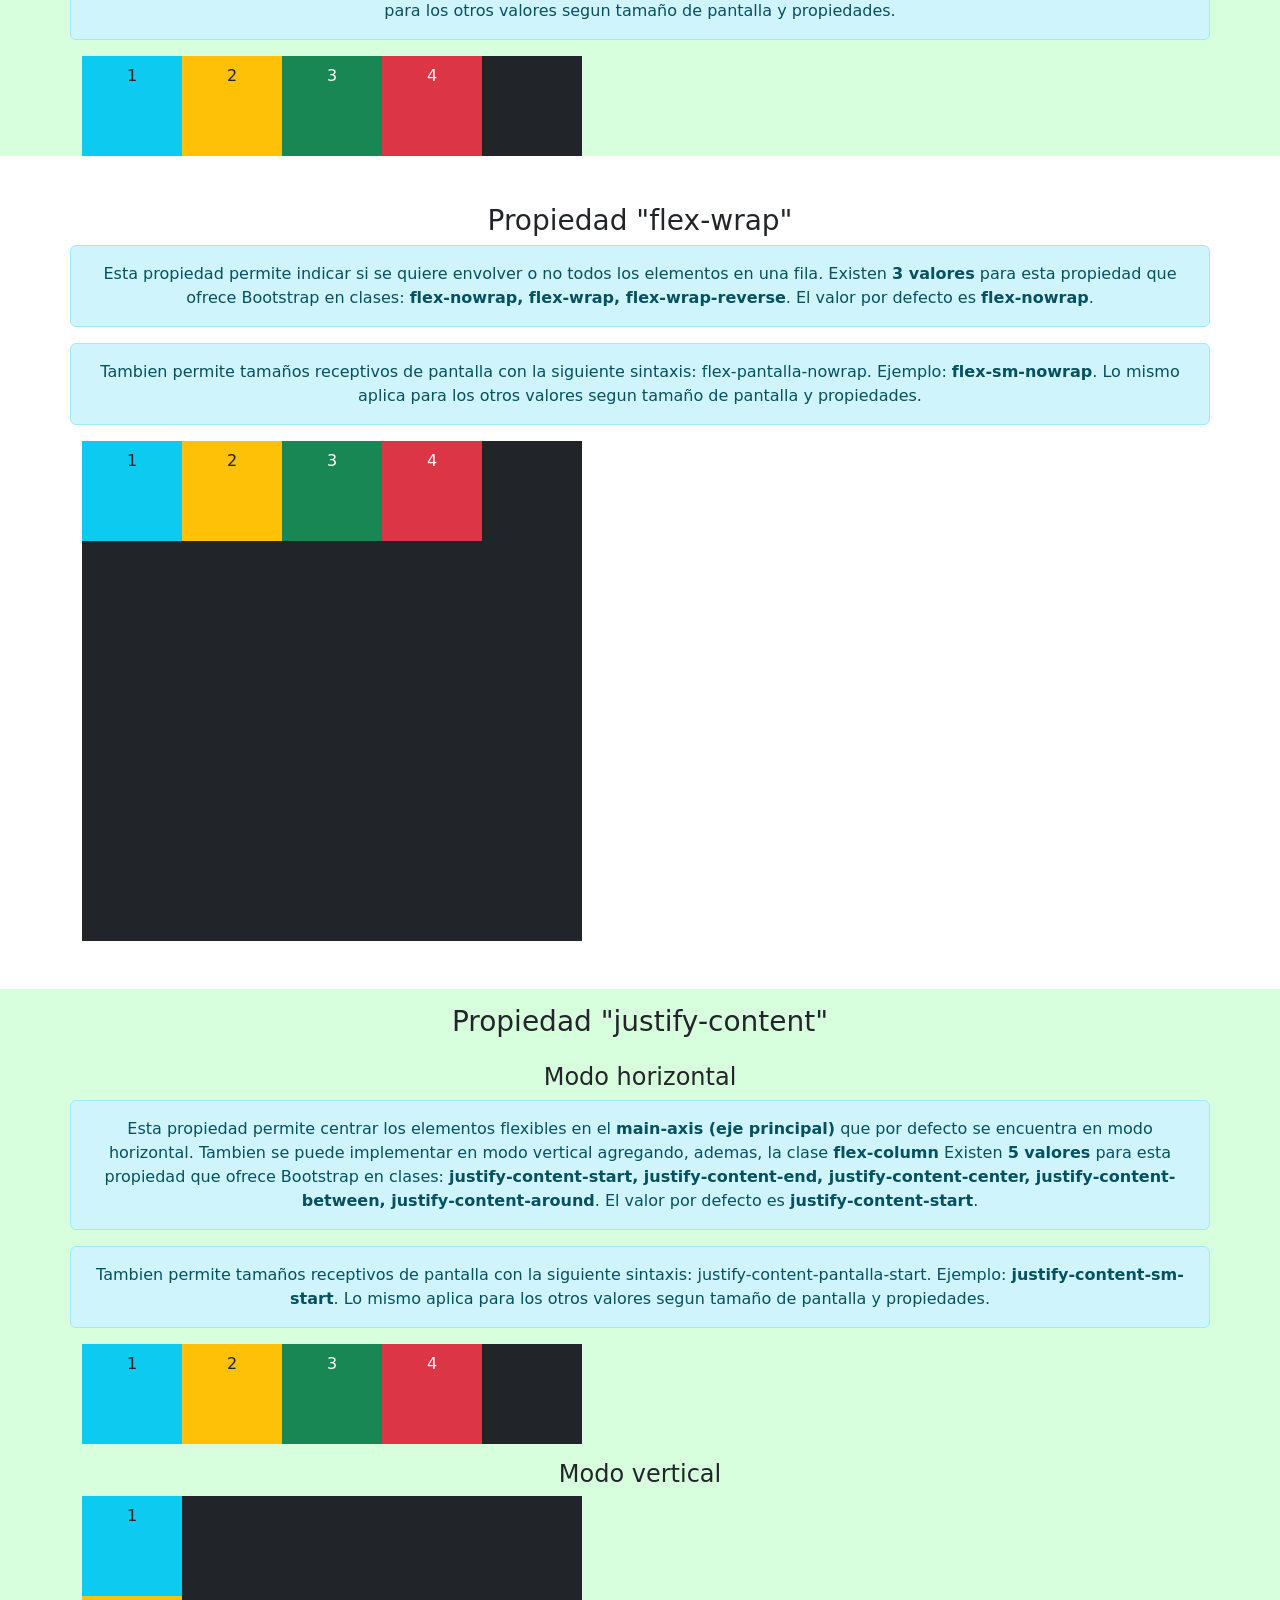
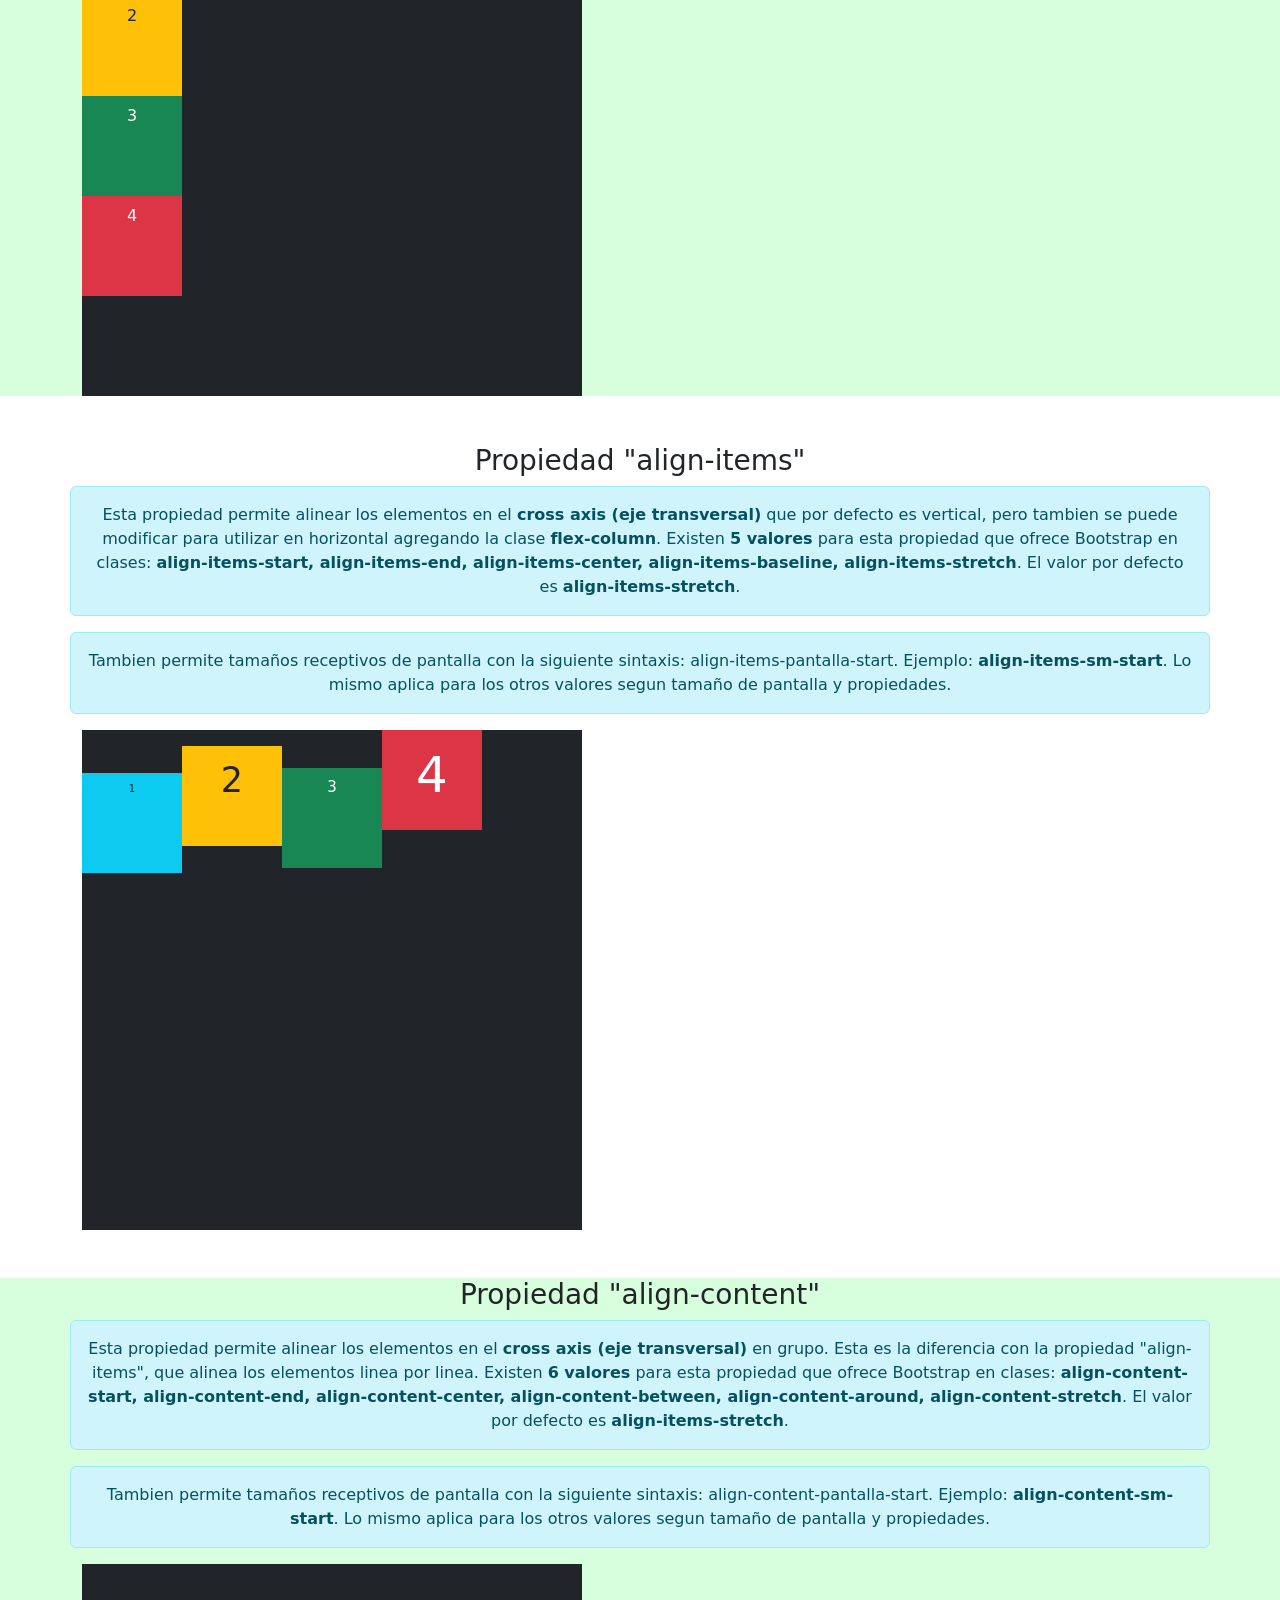
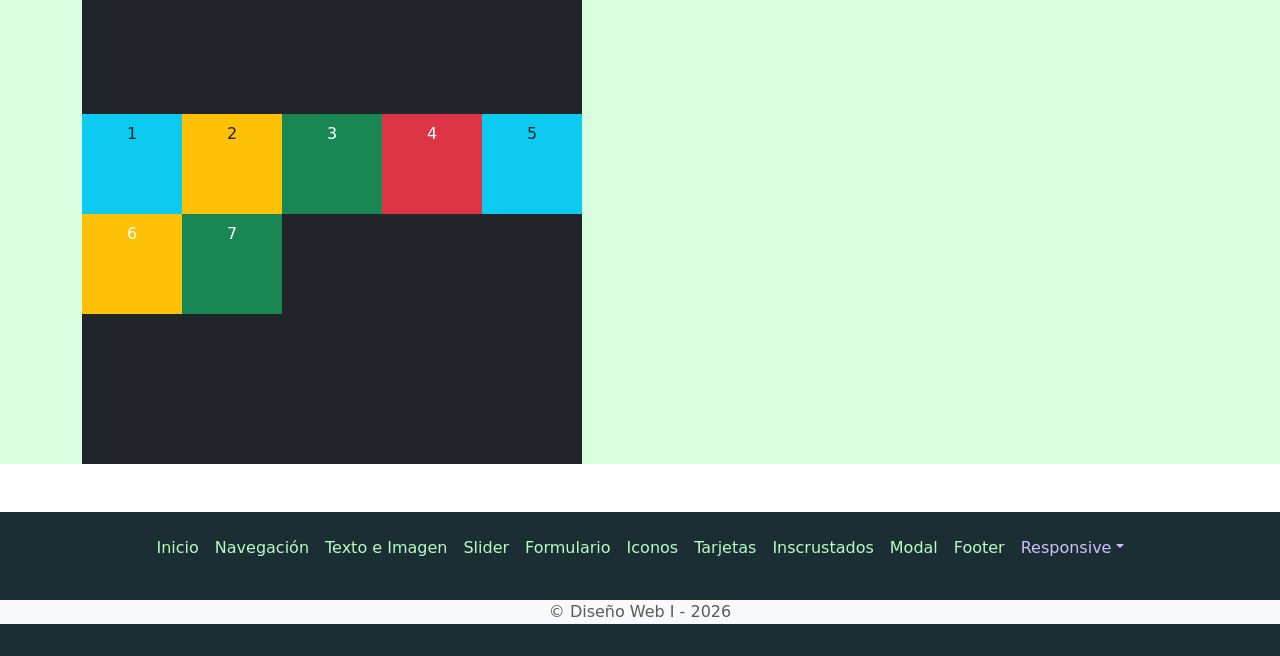
<file: flexpadre.html>
<!doctype html>
<html lang="es">
    <head>
        <meta charset="utf-8">
        <meta name="viewport" content="width=device-width, initial-scale=1">
        <title>DW1 - Flexbox Padre</title>
        <!-- Icono Pestaña -->
        <link rel="icon" type="image/png" href="img/bootstrap-icon.png">
        <!-- Estilos Bootstrap -->
        <link href="https://cdn.jsdelivr.net/npm/bootstrap@5.3.8/dist/css/bootstrap.min.css" rel="stylesheet" integrity="sha384-sRIl4kxILFvY47J16cr9ZwB07vP4J8+LH7qKQnuqkuIAvNWLzeN8tE5YBujZqJLB" crossorigin="anonymous">
        <!-- Estilos Propios -->
        <link href="css/styles.css" rel="stylesheet">
        <!-- Fuentes Google -->
        <link rel="preconnect" href="https://fonts.googleapis.com">
        <link rel="preconnect" href="https://fonts.gstatic.com" crossorigin>
        <link href="https://fonts.googleapis.com/css2?family=Raleway:ital,wght@0,100..900;1,100..900&display=swap" rel="stylesheet">
        <link href="https://fonts.googleapis.com/css2?family=Roboto:ital,wght@0,100..900;1,100..900&display=swap" rel="stylesheet">
        <link href="https://fonts.googleapis.com/css2?family=Bitcount+Grid+Single+Ink:wght@100..900&display=swap" rel="stylesheet">
        <!-- Iconos Bootstrap -->
        <link rel="stylesheet" href="https://cdn.jsdelivr.net/npm/bootstrap-icons@1.13.1/font/bootstrap-icons.min.css">
    </head>
    <body>
        <!-- Barra sitio -->               
        <nav class="navbar navbar-expand-lg fondo-grafito">
            <div class="container-fluid">
                <a class="navbar-brand fuente-blanco" href="index.html">Diseño Web I</a>
                <button class="navbar-toggler navbar-toggler-verde" type="button" data-bs-toggle="collapse" data-bs-target="#BarraNav" aria-controls="BarraNav" aria-expanded="false" aria-label="Toggle navigation">
                    <i class="bi bi-list btn-hamburguesa"></i>
                </button>
                <div class="collapse navbar-collapse" id="BarraNav">                
                    <ul class="navbar-nav me-auto mb-2 mb-lg-0">
                        <li class="nav-item">
                            <a class="nav-link link fuente-verde-claro" href="index.html">Inicio</a>
                        </li>
                        <li class="nav-item">
                            <a class="nav-link link fuente-verde-claro" aria-current="page" href="navegacion.html">Navegación</a>
                        </li>
                        <li class="nav-item">
                            <a class="nav-link link fuente-verde-claro" href="textoeimagen.html">Texto e Imagen</a>
                        </li>
                        <li class="nav-item">
                            <a class="nav-link link fuente-verde-claro" href="slider.html" aria-disabled="true">Slider</a>
                        </li>
                        <li class="nav-item">
                            <a class="nav-link link fuente-verde-claro" href="formulario.html" aria-disabled="true">Formulario</a>
                        </li>
                        <li class="nav-item">
                            <a class="nav-link link fuente-verde-claro" href="icono.html" aria-disabled="true">Iconos</a>
                        </li>
                        <li class="nav-item">
                            <a class="nav-link link fuente-verde-claro" href="cards.html" aria-disabled="true">Tarjetas</a>
                        </li>
                        <li class="nav-item">
                            <a class="nav-link link fuente-verde-claro" href="incrustado.html" aria-disabled="true">Inscrustados</a>
                        </li>
                        <li class="nav-item">
                            <a class="nav-link link fuente-verde-claro" href="modal.html" aria-disabled="true">Modal</a>
                        </li>                        
                        <li class="nav-item">
                            <a class="nav-link link fuente-verde-claro" href="footer.html" aria-disabled="true">Footer</a>
                        </li>
                        <li class="nav-item dropdown">
                            <a class="nav-link dropdown-toggle link-active fuente-violeta-active" href="#" role="button" data-bs-toggle="dropdown" aria-expanded="false">Responsive</a>
                            <ul class="dropdown-menu">
                                <li><a class="dropdown-item" href="grid.html">Grid</a></li>
                                <li><a class="dropdown-item" href="flexpadre.html">Flexbox Padre</a></li>
                                <li><a class="dropdown-item" href="flexhijo.html">Flexbox Hijo</a></li>                   
                            </ul>
                        </li>
                    </ul>                                
                    <form class="d-flex" role="search">
                        <input class="form-control me-2" type="search" placeholder="Buscar" aria-label="Buscar"/>
                        <button class="btn btn-outline-verde" type="submit">Buscar</button>
                    </form>
                </div>
            </div>
        </nav>
        <!-- Inicio -->
        <div class="fondo-verde-claro p-1">
            <!-- Titulo -->
            <div class="container mt-5">
                <div class="row text-center">
                    <h2>Flexbox Elemento Padre</h2>        
                </div>
            </div>
            <!-- Botón documentación -->
            <div class="container mt-3">
                <div class="row justify-content-center">
                    <div class="col-3 text-center">
                        <a class="btn btn-outline-violeta" href="https://getbootstrap.com/docs/5.3/utilities/flex/" target="_blank" rel="noopener noreferrer">Documentación <i class="bi bi-filetype-doc"></i></a>
                    </div>                        
                </div>
            </div>
            <div class="container mt-4">
                <div class="row text-center">
                    <p class="alert alert-primary">
                        A continuacion se muestran las clases que ofrece el framework Bootstrap equivalentes a las propiedades CSS para la aplicación del método 
                        de diseño <strong>Flexbox</strong>. Dichas clases se aplican al elemento <strong>padre</strong>.
                    </p>        
                </div>
            </div>                
        </div>
        <!-- Uso d-flex -->
        <div class="container mt-5">
            <div class="row text-center">
                <h3>Propiedad "d-flex"</h3>
                <p class="alert alert-info">
                    En la estructura inicial, las cajas aparecen apiladas una debajo de la otra. La razón, es porque la etiqueta que las contiene 
                    tiene la propiedad <strong>display</strong> con el valor <strong>block</strong> por defecto.
                </p>        
            </div>
        </div>        
        <div class="container">
            <div class="flex-content bg-secondary text-center">
                <div class="flex-item p-2 bg-info">1</div>
                <div class="flex-item p-2 bg-warning">2</div>
                <div class="flex-item p-2 text-white bg-success">3</div>
                <div class="flex-item p-2 text-white bg-danger">4</div>
            </div>
            <p>El contenedor padre identificado con la clase "flex-content" tiene la propiedad CSS "width: 500px;"</p>  
            <br><!-- Separador -->
            <div class="row text-center">
                <p class="alert alert-info">                    
                    Al aplicar la propiedad <strong>"d-flex"</strong> al elemento contenedor padre, los elementos hijos se transforman en cajas flexibles. 
                    Cuando se utiliza flexbox en un elemento, este no se vuelve flexible, sino los elementos que estan contenidos en este.
                </p> 
                <p class="alert alert-info">                    
                    La clase <strong>"d-flex"</strong> posee los tamaños receptivos para utilizarla con diferentes anchos de pantalla. 
                    Por ejemplo, <strong>"d-sm-flex"</strong> aplica la propiedad <strong>"display: flex"</strong> a partir de pantallas pequeñas, 
                    <strong>"d-md-flex"</strong> a partir de pantallas medianas, <strong>"d-lg-flex"</strong> a partir de pantallas grandes y 
                    <strong>"d-xl-flex"</strong> a partir de pantallas extra grandes.
                </p>        
            </div>
            <div class="d-flex flex-content bg-dark text-center">
                <div class="flex-item p-2 bg-info">1</div>
                <div class="flex-item p-2 bg-warning">2</div>
                <div class="flex-item p-2 text-white bg-success">3</div>
                <div class="flex-item p-2 text-white bg-danger">4</div>            
            </div>
            <p>El contenedor padre identificado con la clase "flex-content" tiene la propiedad CSS "width: 500px;"</p>
        </div>
        <!-- Uso flex-direction -->
        <div class="fondo-verde-claro mt-5">
            <div class="container">
                <div class="row text-center">
                    <h3 class="mt-3">Propiedad "flex-direction"</h3>     
                    <p class="alert alert-info">
                        Permite modificar la dirección de las cajas flexibles que por defecto es horizontal. 
                        Existen <strong>4 valores</strong> para esta propiedad que ofrece Bootstrap en clases: <strong>flex-row, flex-row-reverse, flex-column, 
                        flex-column-reverse</strong>.
                        El valor por defecto es <strong>flex-row</strong>.
                    </p>
                    <p class="alert alert-info">
                        Tambien permite tamaños receptivos de pantalla con la siguiente sintaxis: flex-pantalla-row. Ejemplo: <strong>flex-sm-row</strong>. 
                        Lo mismo aplica para los otros valores segun tamaño de pantalla y propiedades.
                    </p>    
                </div>
            </div>        
            <div class="container">
                <div class="d-flex flex-row flex-content bg-dark text-center">
                    <div class="flex-item p-2 bg-info">1</div>
                    <div class="flex-item p-2 bg-warning">2</div>
                    <div class="flex-item p-2 text-white bg-success">3</div>
                    <div class="flex-item p-2 text-white bg-danger">4</div>            
                </div>            
            </div>
        </div>            
        <!-- Uso flex-wrap -->        
        <div class="container mt-5">
            <div class="row text-center">
                <h3>Propiedad "flex-wrap"</h3>     
                <p class="alert alert-info">
                    Esta propiedad permite indicar si se quiere envolver o no todos los elementos en una fila. 
                    Existen <strong>3 valores</strong> para esta propiedad que ofrece Bootstrap en clases: <strong>flex-nowrap, flex-wrap, flex-wrap-reverse</strong>.
                    El valor por defecto es <strong>flex-nowrap</strong>.
                </p>
                <p class="alert alert-info">
                    Tambien permite tamaños receptivos de pantalla con la siguiente sintaxis: flex-pantalla-nowrap. Ejemplo: <strong>flex-sm-nowrap</strong>. 
                    Lo mismo aplica para los otros valores segun tamaño de pantalla y propiedades.
                </p>   
            </div>
        </div>        
        <div class="container">
            <div class="d-flex flex-nowrap bg-dark text-center flex-content-h">
                <div class="flex-item p-2 bg-info">1</div>
                <div class="flex-item p-2 bg-warning">2</div>
                <div class="flex-item p-2 text-white bg-success">3</div>
                <div class="flex-item p-2 text-white bg-danger">4</div>
                <!-- Descomentar para visualizar funcionamiento -->
                <!-- <div class="flex-item p-2 bg-info">5</div>
                <div class="flex-item p-2 text-white bg-warning">6</div>
                <div class="flex-item p-2 text-white bg-success">7</div> -->
            </div>            
        </div>        
        <!-- Uso justify-content horizontal-->        
        <div class="fondo-verde-claro mt-5">
            <div class="container mt-5">
                <div class="row text-center">
                    <h3 class="mt-3">Propiedad "justify-content"</h3>
                    <h4 class="mt-3">Modo horizontal</h4>     
                    <p class="alert alert-info">
                        Esta propiedad permite centrar los elementos flexibles en el <strong>main-axis (eje principal)</strong> que por defecto se encuentra 
                        en modo horizontal. Tambien se puede implementar en modo vertical agregando, ademas, la clase <strong>flex-column</strong>
                        Existen <strong>5 valores</strong> para esta propiedad que ofrece Bootstrap en clases: <strong>justify-content-start, justify-content-end, 
                        justify-content-center, justify-content-between, justify-content-around</strong>. El valor por defecto es <strong>justify-content-start</strong>.
                    </p>
                    <p class="alert alert-info">
                        Tambien permite tamaños receptivos de pantalla con la siguiente sintaxis: justify-content-pantalla-start. Ejemplo: <strong>justify-content-sm-start</strong>. 
                        Lo mismo aplica para los otros valores segun tamaño de pantalla y propiedades.
                    </p>    
                </div>
            </div>        
            <div class="container">
                <div class="d-flex justify-content-start bg-dark text-center flex-content">
                    <div class="flex-item p-2 bg-info">1</div>
                    <div class="flex-item p-2 bg-warning">2</div>
                    <div class="flex-item p-2 text-white bg-success">3</div>
                    <div class="flex-item p-2 text-white bg-danger">4</div>
                </div>            
            </div>
        </div>
        <!-- Uso justify-content vertical-->        
        <div class="fondo-verde-claro">
            <div class="container">
                <div class="row text-center">
                    <h4 class="mt-3">Modo vertical</h4>                         
                </div>
            </div>        
            <div class="container">
                <div class="d-flex flex-column justify-content-start around bg-dark text-center flex-content-h">
                    <div class="flex-item p-2 bg-info">1</div>
                    <div class="flex-item p-2 bg-warning">2</div>
                    <div class="flex-item p-2 text-white bg-success">3</div>
                    <div class="flex-item p-2 text-white bg-danger">4</div>
                </div>            
            </div>
        </div>
        <!-- Uso align-items -->        
        <div class="container mt-5">
            <div class="row text-center">
                <h3>Propiedad "align-items"</h3>     
                <p class="alert alert-info">
                    Esta propiedad permite alinear los elementos en el <strong>cross axis (eje transversal)</strong> que por defecto es vertical, 
                    pero tambien se puede modificar para utilizar en horizontal agregando la clase <strong>flex-column</strong>. 
                    Existen <strong>5 valores</strong> para esta propiedad que ofrece Bootstrap en clases: <strong>align-items-start, align-items-end, 
                    align-items-center, align-items-baseline, align-items-stretch</strong>. 
                    El valor por defecto es <strong>align-items-stretch</strong>.
                </p>
                <p class="alert alert-info">
                    Tambien permite tamaños receptivos de pantalla con la siguiente sintaxis: align-items-pantalla-start. Ejemplo: <strong>align-items-sm-start</strong>. 
                    Lo mismo aplica para los otros valores segun tamaño de pantalla y propiedades.
                </p>    
            </div>
        </div>        
        <div class="container">
            <div class="d-flex align-items-baseline bg-dark text-center flex-content-h">
                <!-- Se utiliza la clase flex-item-h que elimina el alto fijo de las cajas flexibles en modo vertical-->
                <!-- Se utiliza la clase flex-item-w que elimina el ancho fijo de las cajas flexibles en modo horizontal-->
                <div class="flex-item p-2 bg-info font-size-10">1</div>
                <div class="flex-item p-2 bg-warning font-size-35">2</div>
                <div class="flex-item p-2 text-white bg-success font-size-15">3</div>
                <div class="flex-item p-2 text-white bg-danger font-size-50">4</div>
            </div>            
        </div>
        <!-- Uso align-content -->  
        <div class="fondo-verde-claro">
            <div class="container mt-5">
                <div class="row text-center">
                    <h3>Propiedad "align-content"</h3>     
                    <p class="alert alert-info">
                        Esta propiedad permite alinear los elementos en el <strong>cross axis (eje transversal)</strong> en grupo. Esta es la diferencia con 
                        la propiedad "align-items", que alinea los elementos linea por linea.
                        Existen <strong>6 valores</strong> para esta propiedad que ofrece Bootstrap en clases: <strong>align-content-start, align-content-end, 
                        align-content-center, align-content-between, align-content-around, align-content-stretch</strong>. 
                        El valor por defecto es <strong>align-items-stretch</strong>.
                    </p>
                    <p class="alert alert-info">
                        Tambien permite tamaños receptivos de pantalla con la siguiente sintaxis: align-content-pantalla-start. Ejemplo: <strong>align-content-sm-start</strong>. 
                        Lo mismo aplica para los otros valores segun tamaño de pantalla y propiedades.
                    </p>   
                </div>
            </div>        
            <div class="container">
                <div class="d-flex flex-wrap align-content-center bg-dark text-center flex-content-h">                    
                    <div class="flex-item p-2 bg-info">1</div>
                    <div class="flex-item p-2 bg-warning">2</div>
                    <div class="flex-item p-2 text-white bg-success">3</div>
                    <div class="flex-item p-2 text-white bg-danger">4</div>
                    <div class="flex-item p-2 bg-info">5</div>
                    <div class="flex-item p-2 text-white bg-warning">6</div>
                    <div class="flex-item p-2 text-white bg-success">7</div>
                </div>            
            </div>
        </div>
        <!-- Footer -->
        <div class="mt-auto">
            <footer class="py-3 mt-5 fondo-grafito">
                <ul class="nav justify-content-center pb-3 mb-3">
                    <li class="nav-item">
                        <a href="index.html" class="nav-link px-2 text-body-secondary link fuente-verde-claro">Inicio</a>
                    </li>
                    <li class="nav-item">
                        <a href="navegacion.html" class="nav-link px-2 text-body-secondary link fuente-verde-claro">Navegación</a>
                    </li>
                    <li class="nav-item">
                        <a href="textoeimagen.html" class="nav-link px-2 text-body-secondary link fuente-verde-claro">Texto e Imagen</a>
                    </li>
                    <li class="nav-item">
                        <a href="slider.html" class="nav-link px-2 text-body-secondary link fuente-verde-claro">Slider</a>
                    </li>
                    <li class="nav-item">
                        <a href="formulario.html" class="nav-link px-2 text-body-secondary link fuente-verde-claro">Formulario</a>
                    </li>
                    <li class="nav-item">
                        <a href="icono.html" class="nav-link px-2 text-body-secondary link fuente-verde-claro">Iconos</a>
                    </li>
                    <li class="nav-item">
                        <a href="cards.html" class="nav-link px-2 text-body-secondary link fuente-verde-claro">Tarjetas</a>
                    </li>
                    <li class="nav-item">
                        <a href="incrustado.html" class="nav-link px-2 text-body-secondary link fuente-verde-claro">Inscrustados</a>
                    </li>
                    <li class="nav-item">
                        <a href="modal.html" class="nav-link px-2 text-body-secondary link fuente-verde-claro">Modal</a>
                    </li>                    
                    <li class="nav-item">
                        <a href="footer.html" class="nav-link px-2 text-body-secondary link fuente-verde-claro">Footer</a>
                    </li>
                    <li class="nav-item dropdown">
                        <a class="dropdown-toggle nav-link px-2 text-body-secondary link fuente-violeta-active" href="#" role="button" data-bs-toggle="dropdown" aria-expanded="false">Responsive</a>
                        <ul class="dropdown-menu">
                            <li><a class="dropdown-item" href="grid.html">Grid</a></li>
                            <li><a class="dropdown-item" href="flexpadre.html">Flexbox Padre</a></li>
                            <li><a class="dropdown-item" href="flexhijo.html">Flexbox Hijo</a></li>                     
                        </ul>
                    </li>
                </ul>
                <p class="text-center text-body-secondary text-bg-light">&copy; Diseño Web I - 2026</p>
            </footer>
        </div>
        <script src="https://cdn.jsdelivr.net/npm/bootstrap@5.3.8/dist/js/bootstrap.bundle.min.js" integrity="sha384-FKyoEForCGlyvwx9Hj09JcYn3nv7wiPVlz7YYwJrWVcXK/BmnVDxM+D2scQbITxI" crossorigin="anonymous"></script>
    </body>
</html>
</file>
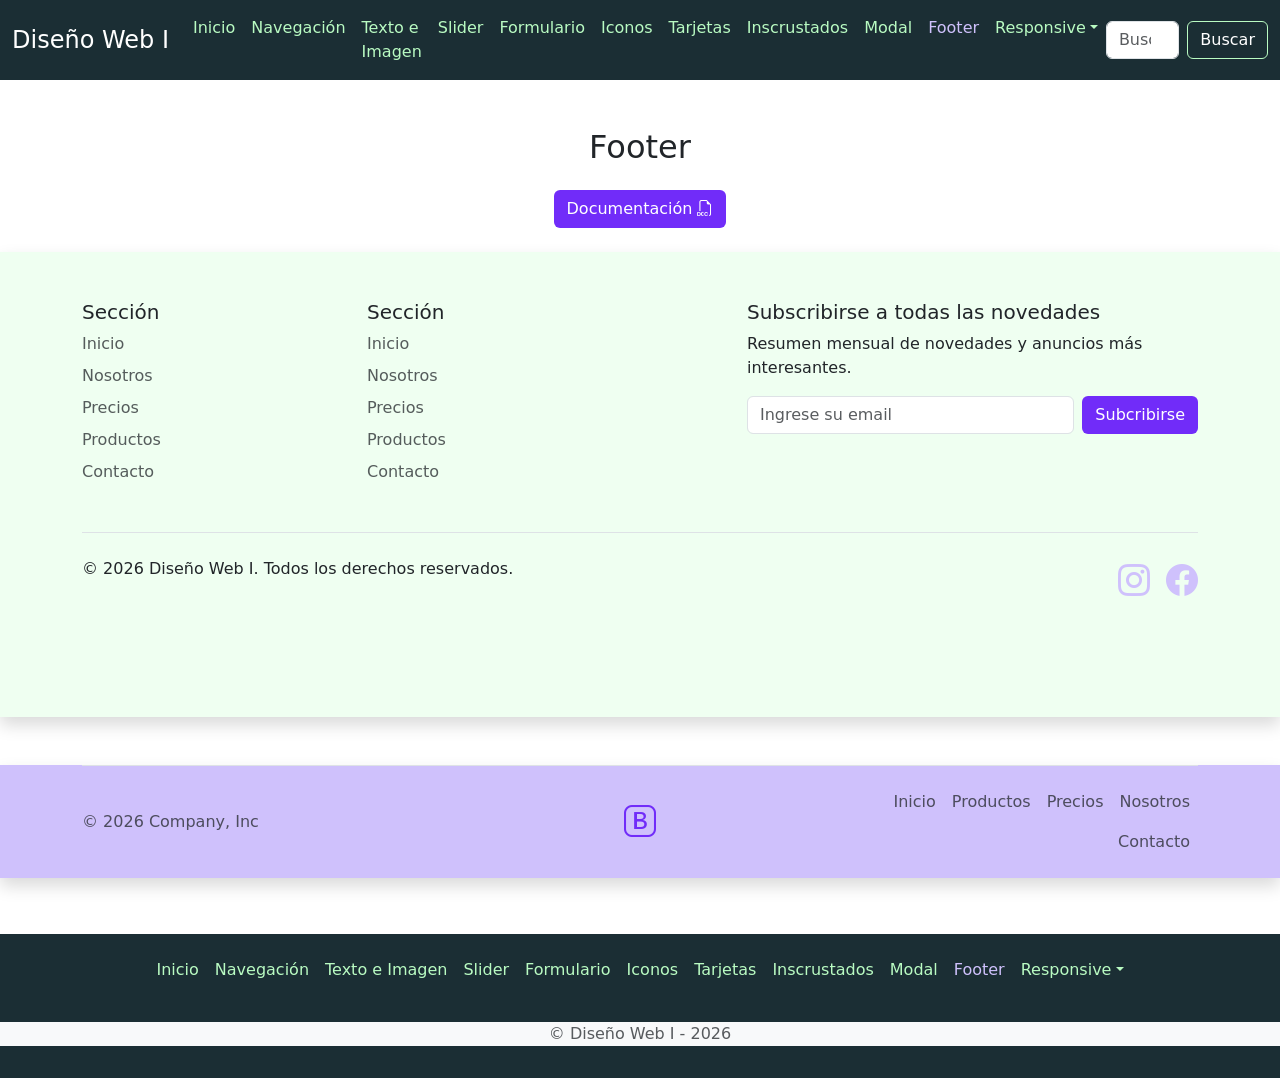
<file: footer.html>
<!doctype html>
<html lang="es">
    <head>
        <meta charset="utf-8">
        <meta name="viewport" content="width=device-width, initial-scale=1">
        <title>DW1 - Footer</title>
        <!-- Icono Pestaña -->
        <link rel="icon" type="image/png" href="img/bootstrap-icon.png">
        <!-- Estilos Bootstrap -->
        <link href="https://cdn.jsdelivr.net/npm/bootstrap@5.3.8/dist/css/bootstrap.min.css" rel="stylesheet" integrity="sha384-sRIl4kxILFvY47J16cr9ZwB07vP4J8+LH7qKQnuqkuIAvNWLzeN8tE5YBujZqJLB" crossorigin="anonymous">
        <!-- Estilos Propios -->
        <link href="css/styles.css" rel="stylesheet">
        <!-- Fuentes Google -->
        <link rel="preconnect" href="https://fonts.googleapis.com">
        <link rel="preconnect" href="https://fonts.gstatic.com" crossorigin>
        <link href="https://fonts.googleapis.com/css2?family=Raleway:ital,wght@0,100..900;1,100..900&display=swap" rel="stylesheet">
        <link href="https://fonts.googleapis.com/css2?family=Roboto:ital,wght@0,100..900;1,100..900&display=swap" rel="stylesheet">
        <link href="https://fonts.googleapis.com/css2?family=Bitcount+Grid+Single+Ink:wght@100..900&display=swap" rel="stylesheet">
        <!-- Iconos Bootstrap -->
        <link rel="stylesheet" href="https://cdn.jsdelivr.net/npm/bootstrap-icons@1.13.1/font/bootstrap-icons.min.css">
    </head>
    <body>
        <!-- Barra sitio -->               
        <nav class="navbar navbar-expand-lg fondo-grafito">
            <div class="container-fluid">
                <a class="navbar-brand fuente-blanco" href="index.html">Diseño Web I</a>
                <button class="navbar-toggler navbar-toggler-verde" type="button" data-bs-toggle="collapse" data-bs-target="#BarraNav" aria-controls="BarraNav" aria-expanded="false" aria-label="Toggle navigation">
                    <i class="bi bi-list btn-hamburguesa"></i>
                </button>
                <div class="collapse navbar-collapse" id="BarraNav">                
                    <ul class="navbar-nav me-auto mb-2 mb-lg-0">
                        <li class="nav-item">
                            <a class="nav-link link fuente-verde-claro" href="index.html">Inicio</a>
                        </li>
                        <li class="nav-item">
                            <a class="nav-link link fuente-verde-claro" aria-current="page" href="navegacion.html">Navegación</a>
                        </li>
                        <li class="nav-item">
                            <a class="nav-link link fuente-verde-claro" href="textoeimagen.html">Texto e Imagen</a>
                        </li>
                        <li class="nav-item">
                            <a class="nav-link link fuente-verde-claro" href="slider.html" aria-disabled="true">Slider</a>
                        </li>
                        <li class="nav-item">
                            <a class="nav-link link fuente-verde-claro" href="formulario.html" aria-disabled="true">Formulario</a>
                        </li>
                        <li class="nav-item">
                            <a class="nav-link link fuente-verde-claro" href="icono.html" aria-disabled="true">Iconos</a>
                        </li>
                        <li class="nav-item">
                            <a class="nav-link link fuente-verde-claro" href="cards.html" aria-disabled="true">Tarjetas</a>
                        </li>
                        <li class="nav-item">
                            <a class="nav-link link fuente-verde-claro" href="incrustado.html" aria-disabled="true">Inscrustados</a>
                        </li>
                        <li class="nav-item">
                            <a class="nav-link link fuente-verde-claro" href="modal.html" aria-disabled="true">Modal</a>
                        </li>                        
                        <li class="nav-item">
                            <a class="nav-link link fuente-violeta-active link-active" href="footer.html" aria-disabled="true">Footer</a>
                        </li>
                        <li class="nav-item dropdown">
                            <a class="nav-link dropdown-toggle fuente-verde-claro" href="#" role="button" data-bs-toggle="dropdown" aria-expanded="false">Responsive</a>
                            <ul class="dropdown-menu">
                                <li><a class="dropdown-item" href="grid.html">Grid</a></li>
                                <li><a class="dropdown-item" href="flexpadre.html">Flexbox Padre</a></li>
                                <li><a class="dropdown-item" href="flexhijo.html">Flexbox Hijo</a></li>                    
                            </ul>
                        </li>
                    </ul>                                
                    <form class="d-flex" role="search">
                        <input class="form-control me-2" type="search" placeholder="Buscar" aria-label="Buscar"/>
                        <button class="btn btn-outline-verde" type="submit">Buscar</button>
                    </form>
                </div>
            </div>
        </nav>
        <!-- Titulo -->
        <div class="container mt-5">
            <div class="row text-center">
                <h2>Footer</h2>        
            </div>
        </div>
        <!-- Botón documentación -->
        <div class="container mt-3">
            <div class="row justify-content-center">
                <div class="col-3 text-center">
                    <a class="btn btn-outline-violeta" href="https://getbootstrap.com/docs/5.3/examples/" target="_blank" rel="noopener noreferrer">Documentación <i class="bi bi-filetype-doc"></i></a>
                </div>                        
            </div>
        </div> 
        <br>
        <div class="shadow fondo-verde">
            <div class="container">
                <footer class="py-5">
                    <div class="row">
                        <div class="col-6 col-md-3 mb-3">
                            <h5>Sección</h5>
                            <ul class="nav flex-column">
                                <li class="nav-item mb-2">
                                    <a href="#" class="nav-link p-0 text-body-secondary">Inicio</a>
                                </li>
                                <li class="nav-item mb-2">
                                    <a href="#" class="nav-link p-0 text-body-secondary">Nosotros</a>
                                </li>
                                <li class="nav-item mb-2">
                                    <a href="#" class="nav-link p-0 text-body-secondary">Precios</a>
                                </li>
                                <li class="nav-item mb-2">
                                    <a href="#" class="nav-link p-0 text-body-secondary">Productos</a>
                                </li>
                                <li class="nav-item mb-2">
                                    <a href="#" class="nav-link p-0 text-body-secondary">Contacto</a>
                                </li>
                            </ul>
                        </div>
                        <div class="col-6 col-md-3 mb-3">
                            <h5>Sección</h5>
                            <ul class="nav flex-column">
                                <li class="nav-item mb-2">
                                    <a href="#" class="nav-link p-0 text-body-secondary">Inicio</a>
                                </li>
                                <li class="nav-item mb-2">
                                    <a href="#" class="nav-link p-0 text-body-secondary">Nosotros</a>
                                </li>
                                <li class="nav-item mb-2">
                                    <a href="#" class="nav-link p-0 text-body-secondary">Precios</a>
                                </li>
                                <li class="nav-item mb-2">
                                    <a href="#" class="nav-link p-0 text-body-secondary">Productos</a>
                                </li>
                                <li class="nav-item mb-2">
                                    <a href="#" class="nav-link p-0 text-body-secondary">Contacto</a>
                                </li>
                            </ul>
                        </div>                
                        <div class="col-md-5 offset-md-1 mb-3">
                            <form>
                                <h5>Subscribirse a todas las novedades</h5>
                                <p>Resumen mensual de novedades y anuncios más interesantes.</p>
                                <div class="d-flex flex-column flex-sm-row w-100 gap-2">
                                    <label for="newsletter1" class="visually-hidden">Email</label>
                                    <input id="newsletter1" type="email" class="form-control" placeholder="Ingrese su email"/>
                                    <button class="btn btn-violeta" type="button">Subcribirse</button>
                                </div>
                            </form>
                        </div>
                    </div>
                    <div class="d-flex flex-column flex-sm-row justify-content-between py-4 my-4 border-top">
                        <p>&copy; 2026 Diseño Web I. Todos los derechos reservados.</p>
                        <ul class="list-unstyled d-flex">
                            <li class="ms-3">
                                <a class="link-body-emphasis" href="#" aria-label="Instagram"><i class="bi bi-instagram icono-rem-2 fuente-violeta"></i></a>
                            </li>
                            <li class="ms-3">
                                <a class="link-body-emphasis" href="#" aria-label="Facebook"><i class="bi bi-facebook icono-rem-2 fuente-violeta"></i></a>
                            </li>
                        </ul>
                    </div>
                </footer>
            </div>
        </div>        
        <br>
        <div class="shadow fondo-violeta">
            <div class="container">
                <footer class="d-flex flex-wrap justify-content-between align-items-center py-3 my-4 border-top">
                    <p class="col-md-4 mb-0 text-body-secondary">&copy; 2026 Company, Inc</p>
                    <a href="/" class="col-md-4 d-flex align-items-center justify-content-center mb-3 mb-md-0 me-md-auto link-body-emphasis text-decoration-none" aria-label="Bootstrap">
                        <i class="bi bi-bootstrap icono-rem-2 icono-violeta"></i>
                    </a>
                    <ul class="nav col-md-4 justify-content-end">
                        <li class="nav-item">
                            <a href="#" class="nav-link px-2 text-body-secondary">Inicio</a>
                        </li>
                        <li class="nav-item">
                            <a href="#" class="nav-link px-2 text-body-secondary">Productos</a>
                        </li>
                        <li class="nav-item">
                            <a href="#" class="nav-link px-2 text-body-secondary">Precios</a>
                        </li>
                        <li class="nav-item">
                            <a href="#" class="nav-link px-2 text-body-secondary">Nosotros</a>
                        </li>
                        <li class="nav-item">
                            <a href="#" class="nav-link px-2 text-body-secondary">Contacto</a>
                        </li>                        
                    </ul>
                </footer>
            </div>
        </div>
        <br>
        <!-- Footer -->
        <div class="mt-2">
            <footer class="py-3 fondo-grafito">
                <ul class="nav justify-content-center pb-3 mb-3">
                    <li class="nav-item">
                        <a href="index.html" class="nav-link px-2 text-body-secondary link fuente-verde-claro">Inicio</a>
                    </li>
                    <li class="nav-item">
                        <a href="navegacion.html" class="nav-link px-2 text-body-secondary link fuente-verde-claro">Navegación</a>
                    </li>
                    <li class="nav-item">
                        <a href="textoeimagen.html" class="nav-link px-2 text-body-secondary link fuente-verde-claro">Texto e Imagen</a>
                    </li>
                    <li class="nav-item">
                        <a href="slider.html" class="nav-link px-2 text-body-secondary link fuente-verde-claro">Slider</a>
                    </li>
                    <li class="nav-item">
                        <a href="formulario.html" class="nav-link px-2 text-body-secondary link fuente-verde-claro">Formulario</a>
                    </li>
                    <li class="nav-item">
                        <a href="icono.html" class="nav-link px-2 text-body-secondary link fuente-verde-claro">Iconos</a>
                    </li>
                    <li class="nav-item">
                        <a href="cards.html" class="nav-link px-2 text-body-secondary link fuente-verde-claro">Tarjetas</a>
                    </li>
                    <li class="nav-item">
                        <a href="incrustado.html" class="nav-link px-2 text-body-secondary link fuente-verde-claro">Inscrustados</a>
                    </li>
                    <li class="nav-item">
                        <a href="modal.html" class="nav-link px-2 text-body-secondary link fuente-verde-claro">Modal</a>
                    </li>
                    <li class="nav-item">
                        <a href="footer.html" class="nav-link px-2 text-body-secondary link fuente-violeta-active">Footer</a>
                    </li>
                    <li class="nav-item dropdown">
                        <a class="dropdown-toggle nav-link px-2 text-body-secondary link fuente-verde-claro" href="#" role="button" data-bs-toggle="dropdown" aria-expanded="false">Responsive</a>
                        <ul class="dropdown-menu">
                            <li><a class="dropdown-item" href="grid.html">Grid</a></li>
                            <li><a class="dropdown-item" href="flexpadre.html">Flexbox Padre</a></li>
                            <li><a class="dropdown-item" href="flexhijo.html">Flexbox Hijo</a></li>                    
                        </ul>
                    </li>
                </ul>
                <p class="text-center text-body-secondary text-bg-light">&copy; Diseño Web I - 2026</p>
            </footer>
        </div>
        <script src="https://cdn.jsdelivr.net/npm/bootstrap@5.3.8/dist/js/bootstrap.bundle.min.js" integrity="sha384-FKyoEForCGlyvwx9Hj09JcYn3nv7wiPVlz7YYwJrWVcXK/BmnVDxM+D2scQbITxI" crossorigin="anonymous"></script>
    </body>
</html>
</file>
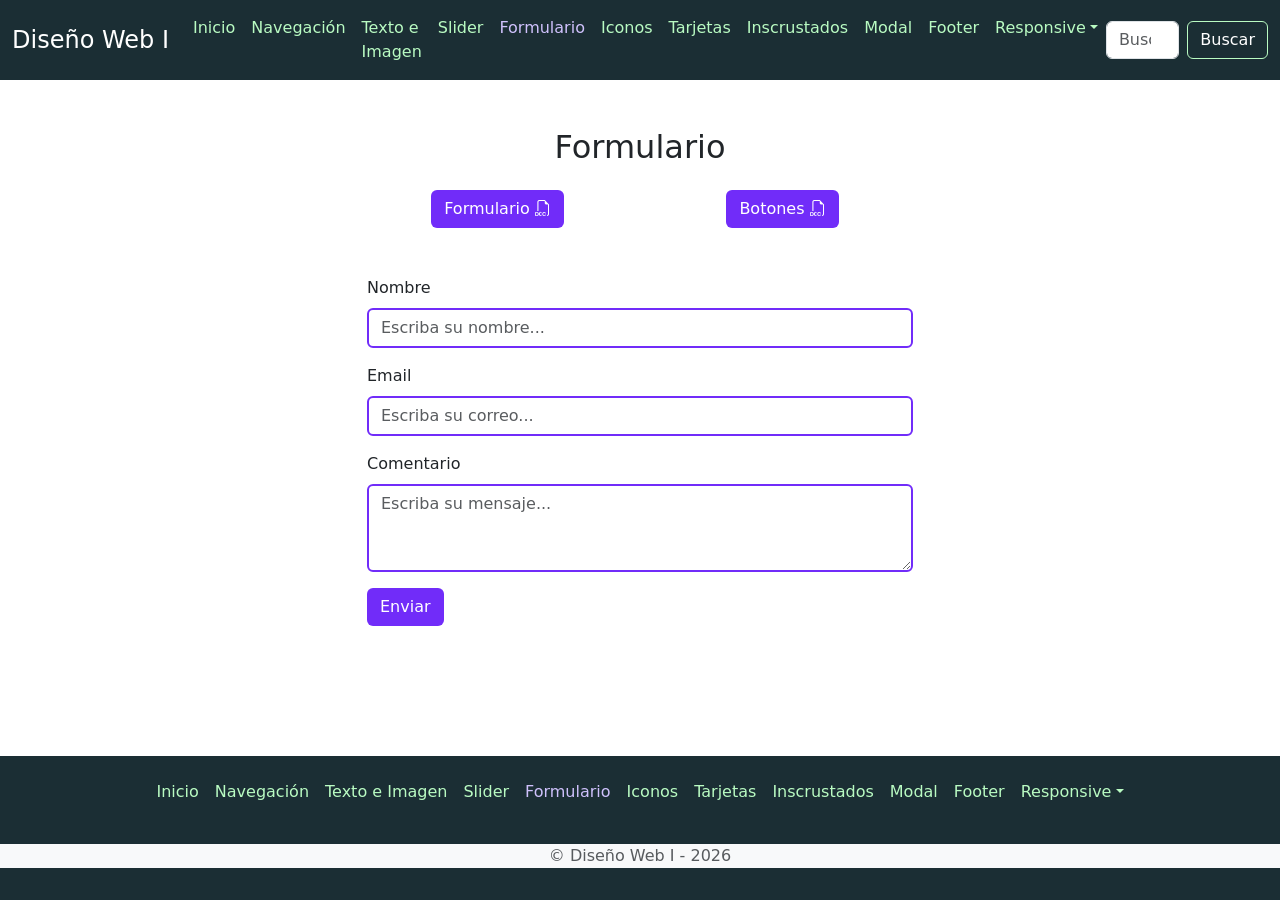
<file: formulario.html>
<!doctype html>
<html lang="es">
    <head>
        <meta charset="utf-8">
        <meta name="viewport" content="width=device-width, initial-scale=1">
        <title>DW1 - Formulario</title>
        <!-- Icono Pestaña -->
        <link rel="icon" type="image/png" href="img/bootstrap-icon.png">
        <!-- Estilos Bootstrap -->
        <link href="https://cdn.jsdelivr.net/npm/bootstrap@5.3.8/dist/css/bootstrap.min.css" rel="stylesheet" integrity="sha384-sRIl4kxILFvY47J16cr9ZwB07vP4J8+LH7qKQnuqkuIAvNWLzeN8tE5YBujZqJLB" crossorigin="anonymous">
        <!-- Estilos Propios -->
        <link href="css/styles.css" rel="stylesheet">
        <!-- Fuentes Google -->
        <link rel="preconnect" href="https://fonts.googleapis.com">
        <link rel="preconnect" href="https://fonts.gstatic.com" crossorigin>
        <link href="https://fonts.googleapis.com/css2?family=Raleway:ital,wght@0,100..900;1,100..900&display=swap" rel="stylesheet">
        <link href="https://fonts.googleapis.com/css2?family=Roboto:ital,wght@0,100..900;1,100..900&display=swap" rel="stylesheet">
        <link href="https://fonts.googleapis.com/css2?family=Bitcount+Grid+Single+Ink:wght@100..900&display=swap" rel="stylesheet">
        <!-- Iconos Bootstrap -->
        <link rel="stylesheet" href="https://cdn.jsdelivr.net/npm/bootstrap-icons@1.13.1/font/bootstrap-icons.min.css">
    </head>
    <body>
        <!-- Barra sitio -->               
        <nav class="navbar navbar-expand-lg fondo-grafito">
            <div class="container-fluid">
                <a class="navbar-brand fuente-blanco" href="index.html">Diseño Web I</a>
                <button class="navbar-toggler navbar-toggler-verde" type="button" data-bs-toggle="collapse" data-bs-target="#BarraNav" aria-controls="BarraNav" aria-expanded="false" aria-label="Toggle navigation">
                    <i class="bi bi-list btn-hamburguesa"></i>
                </button>
                <div class="collapse navbar-collapse" id="BarraNav">                
                    <ul class="navbar-nav me-auto mb-2 mb-lg-0">
                        <li class="nav-item">
                            <a class="nav-link link fuente-verde-claro" href="index.html">Inicio</a>
                        </li>
                        <li class="nav-item">
                            <a class="nav-link link fuente-verde-claro" aria-current="page" href="navegacion.html">Navegación</a>
                        </li>
                        <li class="nav-item">
                            <a class="nav-link link fuente-verde-claro" href="textoeimagen.html">Texto e Imagen</a>
                        </li>
                        <li class="nav-item">
                            <a class="nav-link link fuente-verde-claro" href="slider.html" aria-disabled="true">Slider</a>
                        </li>
                        <li class="nav-item">
                            <a class="nav-link link fuente-violeta-active" href="formulario.html" aria-disabled="true">Formulario</a>
                        </li>
                        <li class="nav-item">
                            <a class="nav-link link fuente-verde-claro" href="icono.html" aria-disabled="true">Iconos</a>
                        </li>
                        <li class="nav-item">
                            <a class="nav-link link fuente-verde-claro" href="cards.html" aria-disabled="true">Tarjetas</a>
                        </li>
                        <li class="nav-item">
                            <a class="nav-link link fuente-verde-claro" href="incrustado.html" aria-disabled="true">Inscrustados</a>
                        </li>
                        <li class="nav-item">
                            <a class="nav-link link fuente-verde-claro" href="modal.html" aria-disabled="true">Modal</a>
                        </li>                        
                        <li class="nav-item">
                            <a class="nav-link link fuente-verde-claro" href="footer.html" aria-disabled="true">Footer</a>
                        </li>
                        <li class="nav-item dropdown">
                            <a class="nav-link dropdown-toggle fuente-verde-claro" href="#" role="button" data-bs-toggle="dropdown" aria-expanded="false">Responsive</a>
                            <ul class="dropdown-menu">
                                <li><a class="dropdown-item" href="grid.html">Grid</a></li>
                                <li><a class="dropdown-item" href="flexpadre.html">Flexbox Padre</a></li>
                                <li><a class="dropdown-item" href="flexhijo.html">Flexbox Hijo</a></li>                      
                            </ul>
                        </li>
                    </ul>                                
                    <form class="d-flex" role="search">
                        <input class="form-control me-2" type="search" placeholder="Buscar" aria-label="Buscar"/>
                        <button class="btn btn-outline-verde" type="submit">Buscar</button>
                    </form>
                </div>
            </div>
        </nav>
        <!-- Titulo -->
        <div class="container mt-5">
            <div class="row">
                <div class="col-md-12">
                    <h2 id="titulo-form" class="text-center">Formulario</h2>
                </div>
            </div>
        </div>
        <!-- Botón documentación -->
        <div class="container mt-3">
            <div class="row justify-content-center">
                <div class="col-3 text-center">
                    <a class="btn btn-outline-violeta" href="https://getbootstrap.com/docs/5.3/forms/form-control/" target="_blank" rel="noopener noreferrer">Formulario <i class="bi bi-filetype-doc"></i></a>
                </div>
                <div class="col-3 text-center">
                    <a class="btn btn-outline-violeta" href="https://getbootstrap.com/docs/5.3/components/buttons/" target="_blank" rel="noopener noreferrer">Botones <i class="bi bi-filetype-doc"></i></a>
                </div>                        
            </div>
        </div>
        <!-- Formulario -->
        <div class="container mt-5">
            <div class="row">
                <div class="col-md-6 offset-md-3">
                    <div class="mb-3">
                        <label for="exampleFormControlInput1" class="form-label">Nombre</label>
                        <input type="text" class="form-control mi-form" id="exampleFormControlInput1" placeholder="Escriba su nombre...">
                    </div>
                    <div class="mb-3">
                        <label for="exampleFormControlInput1" class="form-label">Email</label>
                        <input type="email" class="form-control mi-form" id="exampleFormControlInput2" placeholder="Escriba su correo...">
                    </div>
                    <div class="mb-3">
                        <label for="exampleFormControlTextarea1" class="form-label">Comentario</label>
                        <textarea class="form-control mi-form" id="exampleFormControlTextarea1" rows="3" placeholder="Escriba su mensaje..."></textarea>
                    </div>
                    <div class="mb-3">
                        <button type="button" class="btn btn-outline-violeta">Enviar</button>
                    </div>
                </div>                
            </div>        
        </div>
        <!-- Footer -->
        <div class="container mt-auto">
            <footer class="py-3 footer-fixed fondo-grafito">
                <ul class="nav justify-content-center pb-3 mb-3">
                    <li class="nav-item">
                        <a href="index.html" class="nav-link px-2 text-body-secondary link fuente-verde-claro">Inicio</a>
                    </li>
                    <li class="nav-item">
                        <a href="navegacion.html" class="nav-link px-2 text-body-secondary link fuente-verde-claro">Navegación</a>
                    </li>
                    <li class="nav-item">
                        <a href="textoeimagen.html" class="nav-link px-2 text-body-secondary link fuente-verde-claro">Texto e Imagen</a>
                    </li>
                    <li class="nav-item">
                        <a href="slider.html" class="nav-link px-2 text-body-secondary link fuente-verde-claro">Slider</a>
                    </li>
                    <li class="nav-item">
                        <a href="formulario.html" class="nav-link px-2 text-body-secondary link fuente-violeta-active">Formulario</a>
                    </li>
                    <li class="nav-item">
                        <a href="icono.html" class="nav-link px-2 text-body-secondary link fuente-verde-claro">Iconos</a>
                    </li>
                    <li class="nav-item">
                        <a href="cards.html" class="nav-link px-2 text-body-secondary link fuente-verde-claro">Tarjetas</a>
                    </li>
                    <li class="nav-item">
                        <a href="incrustado.html" class="nav-link px-2 text-body-secondary link fuente-verde-claro">Inscrustados</a>
                    </li>
                    <li class="nav-item">
                        <a href="modal.html" class="nav-link px-2 text-body-secondary link fuente-verde-claro">Modal</a>
                    </li>                    
                    <li class="nav-item">
                        <a href="footer.html" class="nav-link px-2 text-body-secondary link fuente-verde-claro">Footer</a>
                    </li>
                    <li class="nav-item dropdown">
                        <a class="dropdown-toggle nav-link px-2 text-body-secondary link fuente-verde-claro" href="#" role="button" data-bs-toggle="dropdown" aria-expanded="false">Responsive</a>
                        <ul class="dropdown-menu">
                            <li><a class="dropdown-item" href="grid.html">Grid</a></li>
                            <li><a class="dropdown-item" href="flexpadre.html">Flexbox Padre</a></li>
                            <li><a class="dropdown-item" href="flexhijo.html">Flexbox Hijo</a></li>                    
                        </ul>
                    </li>
                </ul>
                <p class="text-center text-body-secondary text-bg-light">&copy; Diseño Web I - 2026</p>
            </footer>
        </div>         
        <script src="https://cdn.jsdelivr.net/npm/bootstrap@5.3.8/dist/js/bootstrap.bundle.min.js" integrity="sha384-FKyoEForCGlyvwx9Hj09JcYn3nv7wiPVlz7YYwJrWVcXK/BmnVDxM+D2scQbITxI" crossorigin="anonymous"></script>
    </body>
</html>
</file>
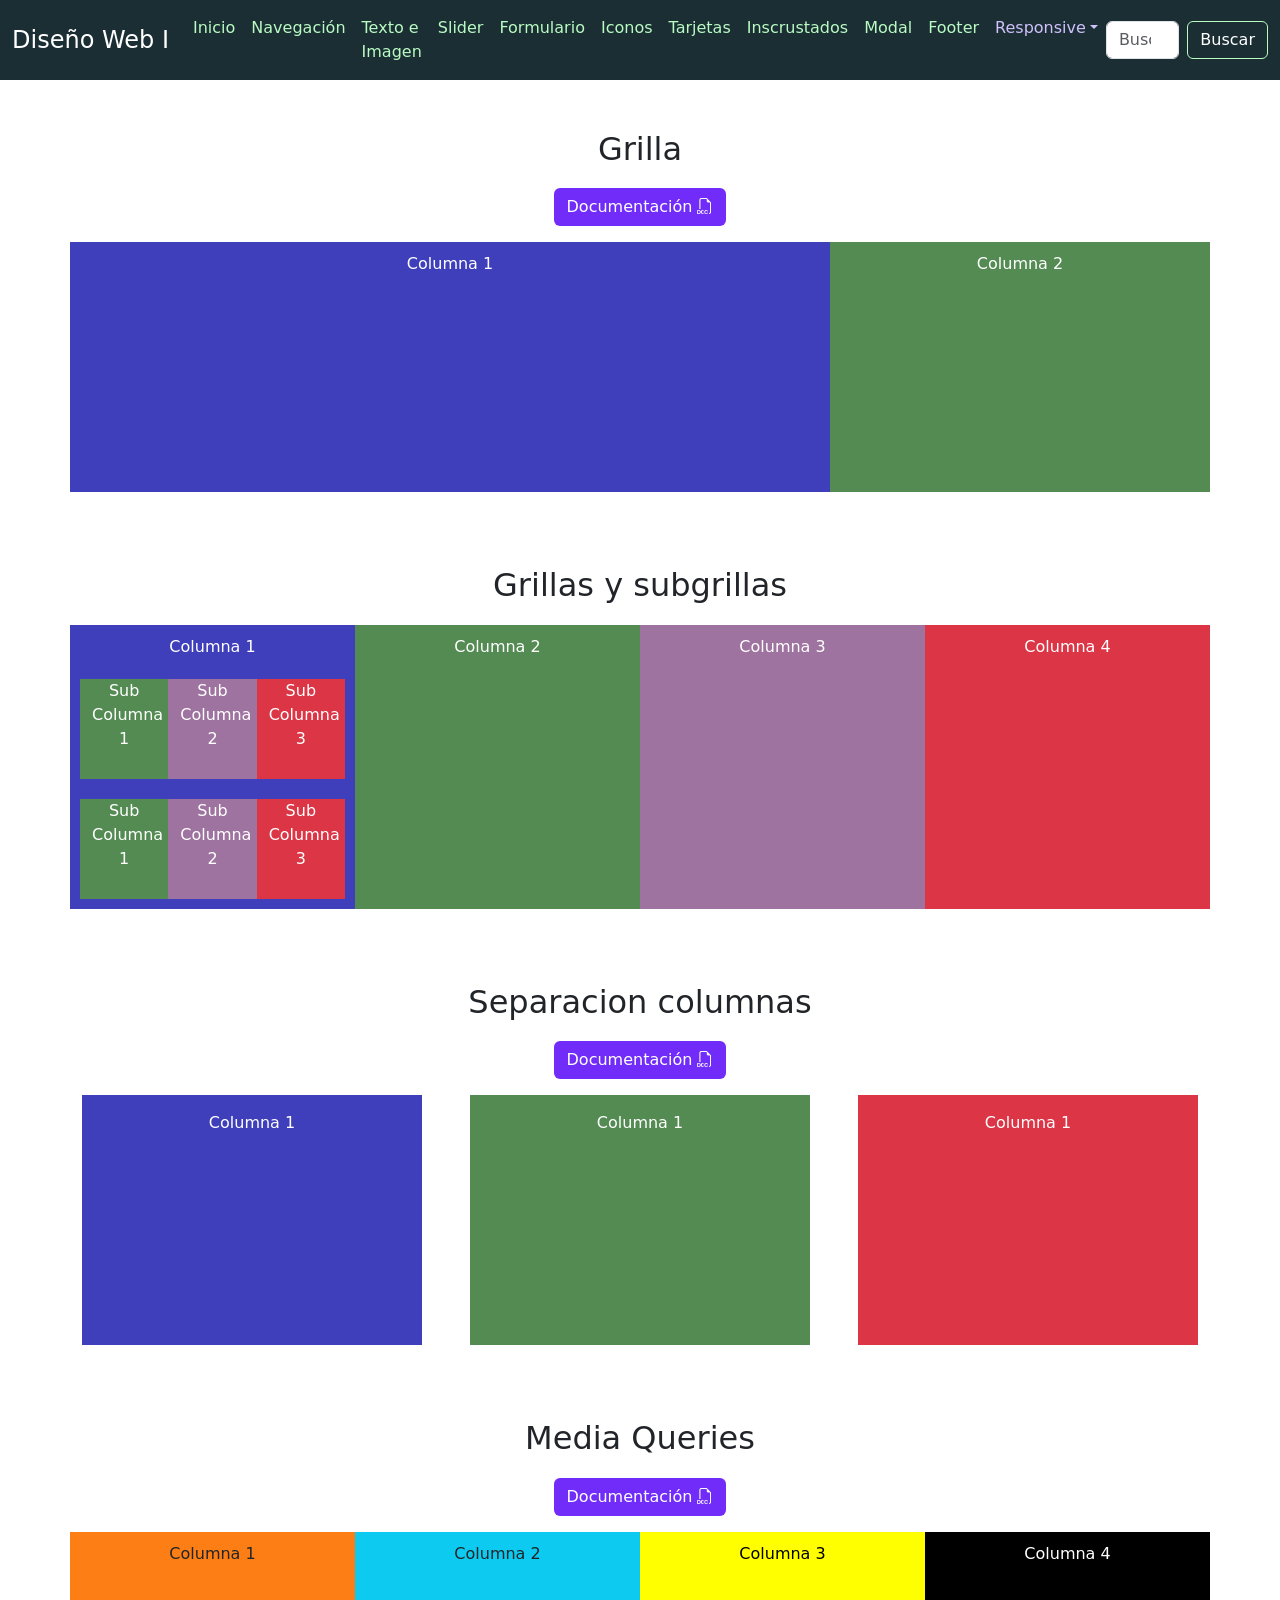
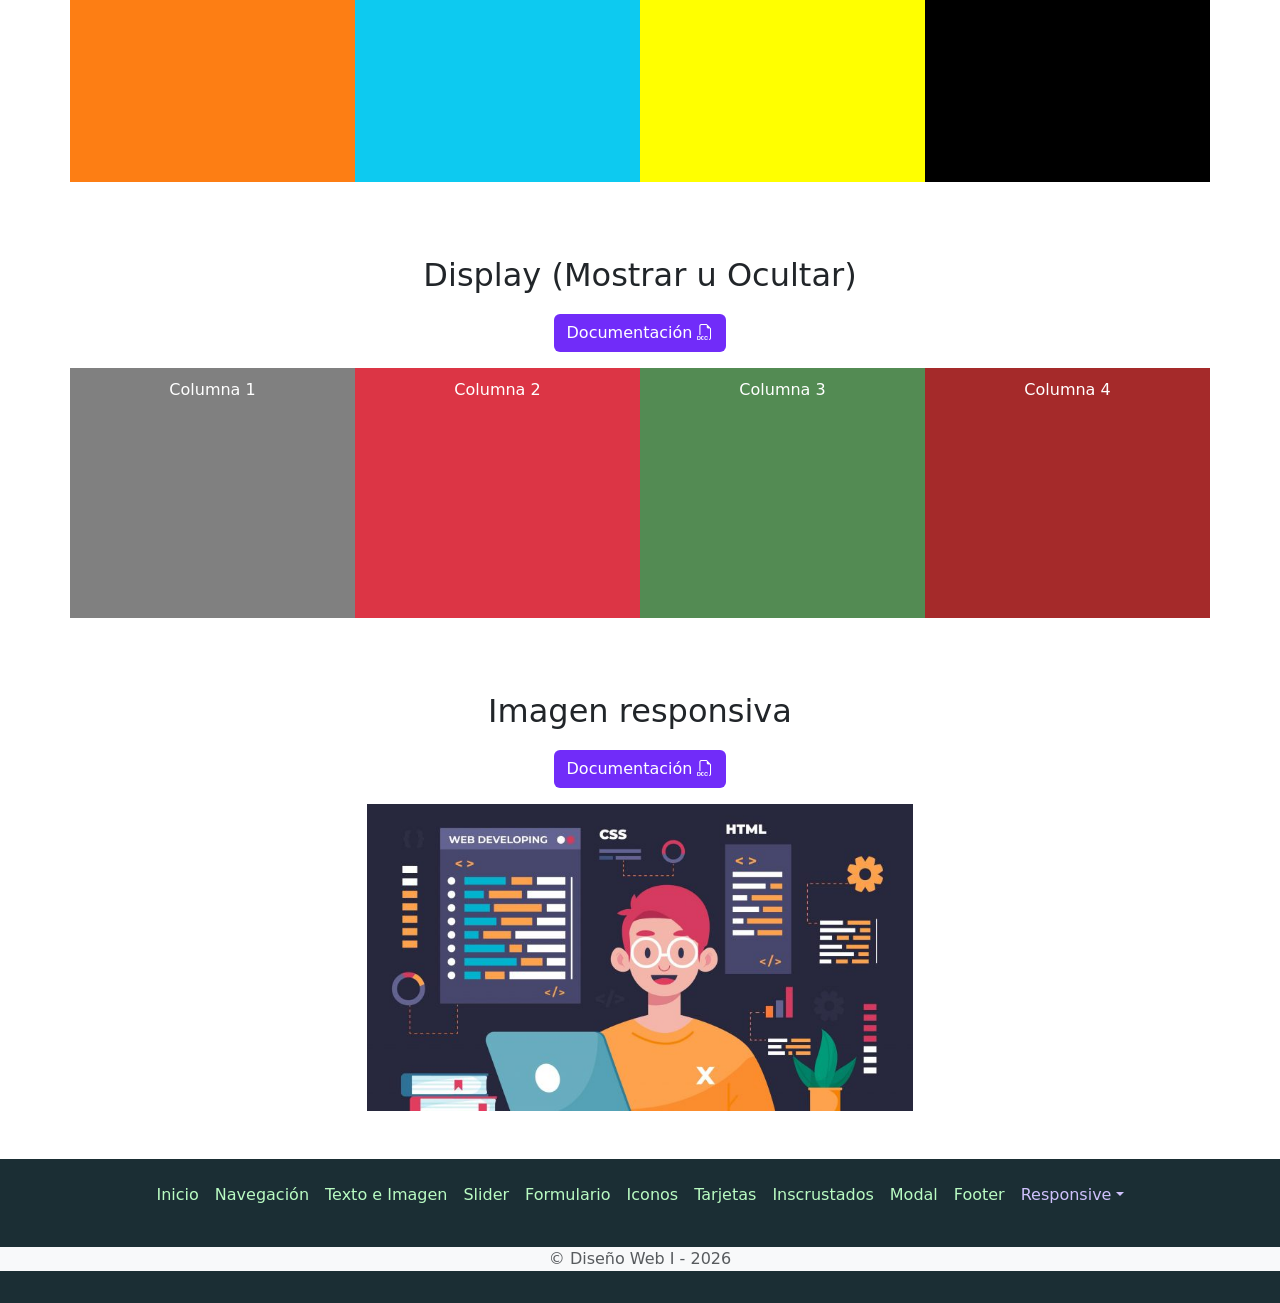
<file: grid.html>
<!doctype html>
<html lang="es">
    <head>
        <meta charset="utf-8">
        <meta name="viewport" content="width=device-width, initial-scale=1">
        <title>DW1 - Grid</title>
        <!-- Icono Pestaña -->
        <link rel="icon" type="image/png" href="img/bootstrap-icon.png">
        <!-- Estilos Bootstrap -->
        <link href="https://cdn.jsdelivr.net/npm/bootstrap@5.3.8/dist/css/bootstrap.min.css" rel="stylesheet" integrity="sha384-sRIl4kxILFvY47J16cr9ZwB07vP4J8+LH7qKQnuqkuIAvNWLzeN8tE5YBujZqJLB" crossorigin="anonymous">
        <!-- Estilos Propios -->
        <link href="css/styles.css" rel="stylesheet">
        <!-- Fuentes Google -->
        <link rel="preconnect" href="https://fonts.googleapis.com">
        <link rel="preconnect" href="https://fonts.gstatic.com" crossorigin>
        <link href="https://fonts.googleapis.com/css2?family=Raleway:ital,wght@0,100..900;1,100..900&display=swap" rel="stylesheet">
        <link href="https://fonts.googleapis.com/css2?family=Roboto:ital,wght@0,100..900;1,100..900&display=swap" rel="stylesheet">
        <link href="https://fonts.googleapis.com/css2?family=Bitcount+Grid+Single+Ink:wght@100..900&display=swap" rel="stylesheet">
        <!-- Iconos Bootstrap -->
        <link rel="stylesheet" href="https://cdn.jsdelivr.net/npm/bootstrap-icons@1.13.1/font/bootstrap-icons.min.css">
    </head>
    <body>
        <!-- Barra sitio -->               
        <nav class="navbar navbar-expand-lg fondo-grafito">
            <div class="container-fluid">
                <a class="navbar-brand fuente-blanco" href="index.html">Diseño Web I</a>
                <button class="navbar-toggler navbar-toggler-verde" type="button" data-bs-toggle="collapse" data-bs-target="#BarraNav" aria-controls="BarraNav" aria-expanded="false" aria-label="Toggle navigation">
                    <i class="bi bi-list btn-hamburguesa"></i>
                </button>
                <div class="collapse navbar-collapse" id="BarraNav">                
                    <ul class="navbar-nav me-auto mb-2 mb-lg-0">
                        <li class="nav-item">
                            <a class="nav-link link fuente-verde-claro" href="index.html">Inicio</a>
                        </li>
                        <li class="nav-item">
                            <a class="nav-link link fuente-verde-claro" aria-current="page" href="navegacion.html">Navegación</a>
                        </li>
                        <li class="nav-item">
                            <a class="nav-link link fuente-verde-claro" href="textoeimagen.html">Texto e Imagen</a>
                        </li>
                        <li class="nav-item">
                            <a class="nav-link link fuente-verde-claro" href="slider.html" aria-disabled="true">Slider</a>
                        </li>
                        <li class="nav-item">
                            <a class="nav-link link fuente-verde-claro" href="formulario.html" aria-disabled="true">Formulario</a>
                        </li>
                        <li class="nav-item">
                            <a class="nav-link link fuente-verde-claro" href="icono.html" aria-disabled="true">Iconos</a>
                        </li>
                        <li class="nav-item">
                            <a class="nav-link link fuente-verde-claro" href="cards.html" aria-disabled="true">Tarjetas</a>
                        </li>
                        <li class="nav-item">
                            <a class="nav-link link fuente-verde-claro" href="incrustado.html" aria-disabled="true">Inscrustados</a>
                        </li>
                        <li class="nav-item">
                            <a class="nav-link link fuente-verde-claro" href="modal.html" aria-disabled="true">Modal</a>
                        </li>                        
                        <li class="nav-item">
                            <a class="nav-link link fuente-verde-claro" href="footer.html" aria-disabled="true">Footer</a>
                        </li>
                        <li class="nav-item dropdown">
                            <a class="nav-link dropdown-toggle link-active fuente-violeta-active" href="#" role="button" data-bs-toggle="dropdown" aria-expanded="false">Responsive</a>
                            <ul class="dropdown-menu">
                                <li><a class="dropdown-item" href="grid.html">Grid</a></li>
                                <li><a class="dropdown-item" href="flexpadre.html">Flexbox Padre</a></li>
                                <li><a class="dropdown-item" href="flexhijo.html">Flexbox Hijo</a></li>
                            </ul>
                        </li>
                    </ul>                                
                    <form class="d-flex" role="search">
                        <input class="form-control me-2" type="search" placeholder="Buscar" aria-label="Buscar"/>
                        <button class="btn btn-outline-verde" type="submit">Buscar</button>
                    </form>
                </div>
            </div>
        </nav>
        <!-- Titulo -->
        <div class="container">
            <div class="row text-center">
                <h2 class="margin-text">Grilla</h2>
            </div>
        </div>
        <!-- Botón documentación -->
        <div class="container">
            <div class="row justify-content-center">
                <div class="col-3 text-center">
                    <a class="btn btn-outline-violeta" href="https://getbootstrap.com/docs/5.3/layout/grid/" target="_blank" rel="noopener noreferrer">Documentación <i class="bi bi-filetype-doc"></i></a>
                </div>                        
            </div>
        </div>
        <!-- Grilla -->         
        <div class="container mt-3">            
            <div class="row">
                <div class="col-sm-12 col-md-8 col-xl-8 azul columna text-center">Columna 1</div>
                <div class="col-sm-12 col-md-4 col-xl-4 verde columna text-center">Columna 2</div>                
            </div>
        </div>
        <br><!--Separador-->
        <!-- Grillas y subgrillas -->
        <div class="container">
            <div class="row">
                <h2 class="text-center margin-text">Grillas y subgrillas</h2>
                <div class="col-sm-12 col-md-6 col-xl-3 azul columna text-center">
                    Columna 1
                    <div class="container">
                        <div class="row">
                            <div class="col-sm-12 col-md-6 col-xl-4 verde sub-columna text-center">Sub Columna 1</div>
                            <div class="col-sm-12 col-md-6 col-xl-4 magenta sub-columna text-center">Sub Columna 2</div>
                            <div class="col-sm-12 col-md-6 col-xl-4 rojo sub-columna text-center">Sub Columna 3</div>
                        </div>
                        <div class="row">
                            <div class="col-sm-12 col-md-6 col-xl-4 verde sub-columna text-center">Sub Columna 1</div>
                            <div class="col-sm-12 col-md-6 col-xl-4 magenta sub-columna text-center">Sub Columna 2</div>
                            <div class="col-sm-12 col-md-6 col-xl-4 rojo sub-columna text-center">Sub Columna 3</div>
                        </div>
                    </div>
                </div>
                <div class="col-sm-12 col-md-6 col-xl-3 verde columna text-center">Columna 2</div>
                <div class="col-sm-12 col-md-6 col-xl-3 magenta columna text-center">Columna 3</div>
                <div class="col-sm-12 col-md-6 col-xl-3 rojo columna text-center">Columna 4</div>
            </div>
        </div> 
        <br><!--Separador-->
        <!-- Titulo -->
        <div class="container">
            <div class="row text-center">
                <h2 class="margin-text">Separacion columnas</h2>
            </div>
        </div>
        <!-- Botón documentación -->
        <div class="container">
            <div class="row justify-content-center">
                <div class="col-3 text-center">
                    <a class="btn btn-outline-violeta" href="https://getbootstrap.com/docs/5.3/layout/gutters/" target="_blank" rel="noopener noreferrer">Documentación <i class="bi bi-filetype-doc"></i></a>
                </div>                        
            </div>
        </div>
        <!-- Separadores -->
         <div class="container mt-3">            
            <div class="row gx-5">
                <div class="col">                    
                    <div class="p-3 azul columna text-center">Columna 1</div>
                </div>
                <div class="col">                    
                    <div class="p-3 verde columna text-center">Columna 1</div>
                </div>
                <div class="col">                    
                    <div class="p-3 rojo columna text-center">Columna 1</div>
                </div>                
            </div>
        </div>
        <br><!--Separador-->
        <!-- Titulo -->
        <div class="container">
            <div class="row text-center">
                <h2 class="margin-text">Media Queries</h2>
            </div>
        </div>
        <!-- Botón documentación -->
        <div class="container">
            <div class="row justify-content-center">
                <div class="col-3 text-center">
                    <a class="btn btn-outline-violeta" href="https://getbootstrap.com/docs/5.3/layout/breakpoints/" target="_blank" rel="noopener noreferrer">Documentación <i class="bi bi-filetype-doc"></i></a>
                </div>                        
            </div>
        </div>                
        <!-- Medias Queries -->
        <div class="container mt-3">            
            <div class="row">
                <div class="col-sm-12 col-md-6 col-xl-3 naranja columna text-center">Columna 1</div>
                <div class="col-sm-12 col-md-6 col-xl-3 cyan columna text-center">Columna 2</div>
                <div class="col-sm-12 col-md-6 col-xl-3 amarillo columna text-center">Columna 3</div>
                <div class="col-sm-12 col-md-6 col-xl-3 negro columna text-center">Columna 4</div>
            </div>
        </div>
        <br><!--Separador-->
         <!-- Titulo -->
        <div class="container">
            <div class="row text-center">
                <h2 class="text-center margin-text">Display (Mostrar u Ocultar)</h2>
            </div>
        </div>
        <!-- Botón documentación -->
        <div class="container">
            <div class="row justify-content-center">
                <div class="col-3 text-center">
                    <a class="btn btn-outline-violeta" href="https://getbootstrap.com/docs/5.3/utilities/display/" target="_blank" rel="noopener noreferrer">Documentación <i class="bi bi-filetype-doc"></i></a>
                </div>                        
            </div>
        </div>
        <!-- Clases Display --> 
        <div class="container mt-3">            
            <div class="row">
                <div class="col-sm-12 col-md-6 col-xl-3 gris columna text-center">Columna 1</div>
                <div class="col-sm-12 col-md-6 col-xl-3 rojo columna d-sm-none d-md-block text-center">Columna 2</div>
                <div class="col-sm-12 col-md-6 col-xl-3 verde columna d-sm-none d-md-block text-center">Columna 3</div>
                <div class="col-sm-12 col-md-6 col-xl-3 marron columna text-center">Columna 4</div>
            </div>
        </div>
        <br><!--Separador-->
        <!-- Titulo -->
        <div class="container">
            <div class="row text-center">
                <h2 class="text-center margin-text">Imagen responsiva</h2>
            </div>
        </div>
        <!-- Botón documentación -->
        <div class="container">
            <div class="row justify-content-center">
                <div class="col-3 text-center">
                    <a class="btn btn-outline-violeta" href="https://getbootstrap.com/docs/5.3/content/images/" target="_blank" rel="noopener noreferrer">Documentación <i class="bi bi-filetype-doc"></i></a>
                </div>                        
            </div>
        </div>
        <!-- Imagen responsiva --> 
        <div class="container mt-3 mb-5">            
            <div class="row">
                <div class="col-md-6 offset-3">
                    <img src="img/inicio.jpg" class="img-fluid" alt="Imagen usuario con lentes">
                </div>                
            </div>
        </div>
        <!-- Footer -->
        <div class="mt-auto">
            <footer class="py-3 mt-5 fondo-grafito">
                <ul class="nav justify-content-center pb-3 mb-3">
                    <li class="nav-item">
                        <a href="index.html" class="nav-link px-2 text-body-secondary link fuente-verde-claro">Inicio</a>
                    </li>
                    <li class="nav-item">
                        <a href="navegacion.html" class="nav-link px-2 text-body-secondary link fuente-verde-claro">Navegación</a>
                    </li>
                    <li class="nav-item">
                        <a href="textoeimagen.html" class="nav-link px-2 text-body-secondary link fuente-verde-claro">Texto e Imagen</a>
                    </li>
                    <li class="nav-item">
                        <a href="slider.html" class="nav-link px-2 text-body-secondary link fuente-verde-claro">Slider</a>
                    </li>
                    <li class="nav-item">
                        <a href="formulario.html" class="nav-link px-2 text-body-secondary link fuente-verde-claro">Formulario</a>
                    </li>
                    <li class="nav-item">
                        <a href="icono.html" class="nav-link px-2 text-body-secondary link fuente-verde-claro">Iconos</a>
                    </li>
                    <li class="nav-item">
                        <a href="cards.html" class="nav-link px-2 text-body-secondary link fuente-verde-claro">Tarjetas</a>
                    </li>
                    <li class="nav-item">
                        <a href="incrustado.html" class="nav-link px-2 text-body-secondary link fuente-verde-claro">Inscrustados</a>
                    </li>
                    <li class="nav-item">
                        <a href="modal.html" class="nav-link px-2 text-body-secondary link fuente-verde-claro">Modal</a>
                    </li>                    
                    <li class="nav-item">
                        <a href="footer.html" class="nav-link px-2 text-body-secondary link fuente-verde-claro">Footer</a>
                    </li>
                    <li class="nav-item dropdown">
                        <a class="dropdown-toggle nav-link px-2 text-body-secondary link fuente-violeta-active" href="#" role="button" data-bs-toggle="dropdown" aria-expanded="false">Responsive</a>
                        <ul class="dropdown-menu">
                            <li><a class="dropdown-item" href="grid.html">Grid</a></li>                     
                        </ul>
                    </li>
                </ul>
                <p class="text-center text-body-secondary text-bg-light">&copy; Diseño Web I - 2026</p>
            </footer>
        </div>
        <script src="https://cdn.jsdelivr.net/npm/bootstrap@5.3.8/dist/js/bootstrap.bundle.min.js" integrity="sha384-FKyoEForCGlyvwx9Hj09JcYn3nv7wiPVlz7YYwJrWVcXK/BmnVDxM+D2scQbITxI" crossorigin="anonymous"></script>
    </body>
</html>
</file>
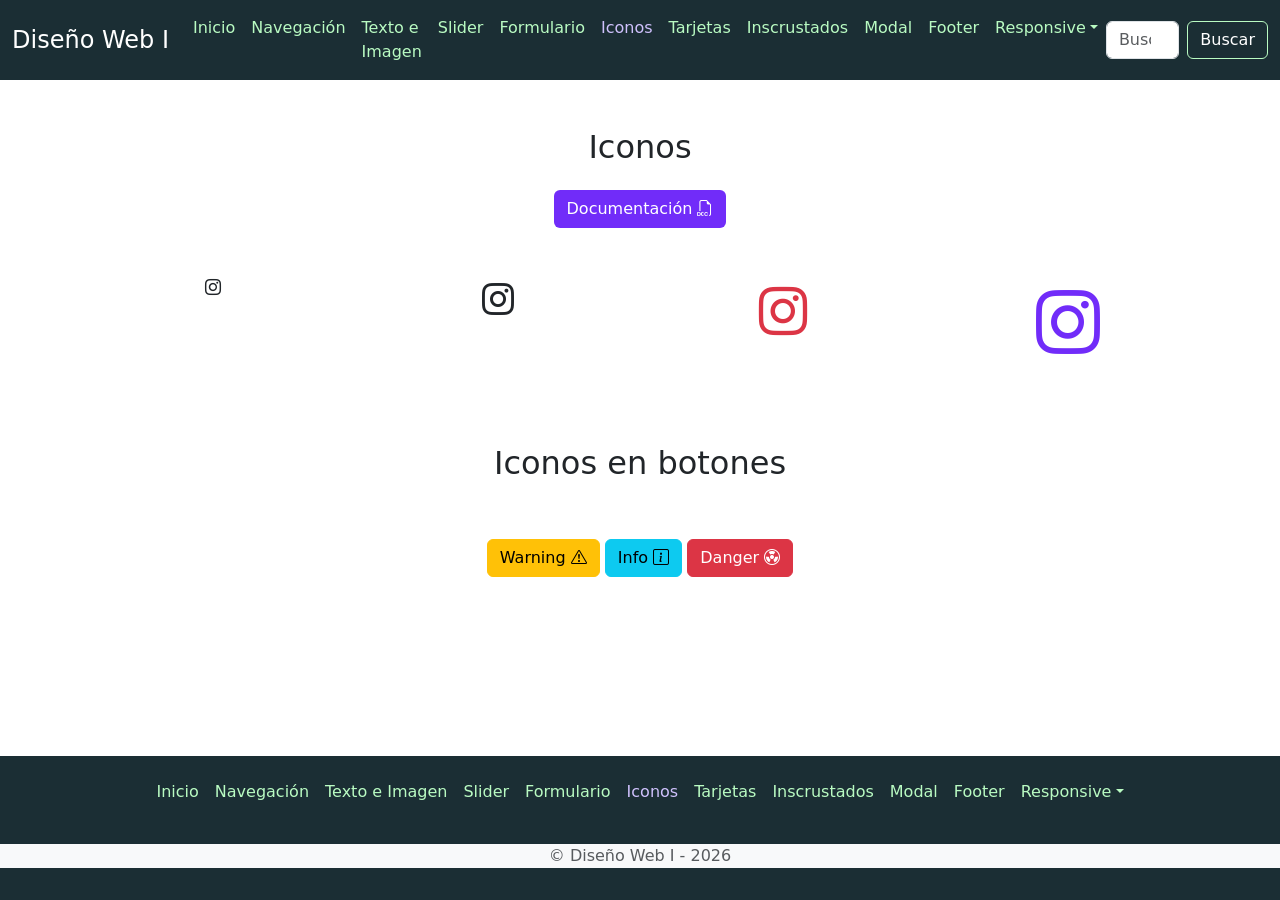
<file: icono.html>
<!doctype html>
<html lang="es">
    <head>
        <meta charset="utf-8">
        <meta name="viewport" content="width=device-width, initial-scale=1">
        <title>DW1 - Icono</title>
        <!-- Icono Pestaña -->
        <link rel="icon" type="image/png" href="img/bootstrap-icon.png">
        <!-- Estilos Bootstrap -->
        <link href="https://cdn.jsdelivr.net/npm/bootstrap@5.3.8/dist/css/bootstrap.min.css" rel="stylesheet" integrity="sha384-sRIl4kxILFvY47J16cr9ZwB07vP4J8+LH7qKQnuqkuIAvNWLzeN8tE5YBujZqJLB" crossorigin="anonymous">
        <!-- Estilos Propios -->
        <link href="css/styles.css" rel="stylesheet">
        <!-- Fuentes Google -->
        <link rel="preconnect" href="https://fonts.googleapis.com">
        <link rel="preconnect" href="https://fonts.gstatic.com" crossorigin>
        <link href="https://fonts.googleapis.com/css2?family=Raleway:ital,wght@0,100..900;1,100..900&display=swap" rel="stylesheet">
        <link href="https://fonts.googleapis.com/css2?family=Roboto:ital,wght@0,100..900;1,100..900&display=swap" rel="stylesheet">
        <link href="https://fonts.googleapis.com/css2?family=Bitcount+Grid+Single+Ink:wght@100..900&display=swap" rel="stylesheet">
        <!-- Iconos Bootstrap -->
        <link rel="stylesheet" href="https://cdn.jsdelivr.net/npm/bootstrap-icons@1.13.1/font/bootstrap-icons.min.css">
    </head>
    <body>
        <!-- Barra sitio -->               
        <nav class="navbar navbar-expand-lg fondo-grafito">
            <div class="container-fluid">
                <a class="navbar-brand fuente-blanco" href="index.html">Diseño Web I</a>
                <button class="navbar-toggler navbar-toggler-verde" type="button" data-bs-toggle="collapse" data-bs-target="#BarraNav" aria-controls="BarraNav" aria-expanded="false" aria-label="Toggle navigation">
                    <i class="bi bi-list btn-hamburguesa"></i>
                </button>
                <div class="collapse navbar-collapse" id="BarraNav">                
                    <ul class="navbar-nav me-auto mb-2 mb-lg-0">
                        <li class="nav-item">
                            <a class="nav-link link fuente-verde-claro" href="index.html">Inicio</a>
                        </li>
                        <li class="nav-item">
                            <a class="nav-link link fuente-verde-claro" aria-current="page" href="navegacion.html">Navegación</a>
                        </li>
                        <li class="nav-item">
                            <a class="nav-link link fuente-verde-claro" href="textoeimagen.html">Texto e Imagen</a>
                        </li>
                        <li class="nav-item">
                            <a class="nav-link link fuente-verde-claro" href="slider.html" aria-disabled="true">Slider</a>
                        </li>
                        <li class="nav-item">
                            <a class="nav-link link fuente-verde-claro" href="formulario.html" aria-disabled="true">Formulario</a>
                        </li>
                        <li class="nav-item">
                            <a class="nav-link link fuente-violeta-active" href="icono.html" aria-disabled="true">Iconos</a>
                        </li>
                        <li class="nav-item">
                            <a class="nav-link link fuente-verde-claro" href="cards.html" aria-disabled="true">Tarjetas</a>
                        </li>
                        <li class="nav-item">
                            <a class="nav-link link fuente-verde-claro" href="incrustado.html" aria-disabled="true">Inscrustados</a>
                        </li>
                        <li class="nav-item">
                            <a class="nav-link link fuente-verde-claro" href="modal.html" aria-disabled="true">Modal</a>
                        </li>                        
                        <li class="nav-item">
                            <a class="nav-link link fuente-verde-claro" href="footer.html" aria-disabled="true">Footer</a>
                        </li>
                        <li class="nav-item dropdown">
                            <a class="nav-link dropdown-toggle fuente-verde-claro" href="#" role="button" data-bs-toggle="dropdown" aria-expanded="false">Responsive</a>
                            <ul class="dropdown-menu">
                                <li><a class="dropdown-item" href="grid.html">Grid</a></li>
                                <li><a class="dropdown-item" href="flexpadre.html">Flexbox Padre</a></li>
                                <li><a class="dropdown-item" href="flexhijo.html">Flexbox Hijo</a></li>                     
                            </ul>
                        </li>
                    </ul>                                
                    <form class="d-flex" role="search">
                        <input class="form-control me-2" type="search" placeholder="Buscar" aria-label="Buscar"/>
                        <button class="btn btn-outline-verde" type="submit">Buscar</button>
                    </form>
                </div>
            </div>
        </nav>
        <!-- Titulo -->
        <div class="container mt-5">
            <div class="row text-center">
                <h2>Iconos</h2>        
            </div>
        </div>
        <!-- Botón documentación -->
        <div class="container mt-3">
            <div class="row justify-content-center">
                <div class="col-3 text-center">
                    <a class="btn btn-outline-violeta" href="https://icons.getbootstrap.com/" target="_blank" rel="noopener noreferrer">Documentación <i class="bi bi-filetype-doc"></i></a>
                </div>                        
            </div>
        </div>
        <div class="container mt-5">
            <div class="row text-center">
                <div class="col">
                    <i class="bi bi-instagram icono-rem-1"></i>
                </div>
                <div class="col">
                    <i class="bi bi-instagram icono-rem-2"></i>
                </div>
                <div class="col">
                    <i class="bi bi-instagram icono-rem-3 icono-rojo"></i>
                </div>
                <div class="col">
                    <i class="bi bi-instagram icono-rem-4 icono-violeta"></i>
                </div>                        
            </div>
        </div>        
        <br><!--Separador-->
        <div class="container mt-5">
            <div class="row text-center">
                <h2>Iconos en botones</h2>        
            </div>
        </div>
        <div class="container mt-5">
            <div class="row text-center">
                <div class="col-md-4 offset-4">
                    <button type="button" class="btn btn-warning">Warning <i class="bi bi-exclamation-triangle"></i></button>
                    <button type="button" class="btn btn-info">Info <i class="bi bi-info-square"></i></button>
                    <button type="button" class="btn btn-danger">Danger <i class="bi bi-radioactive"></i></button>              
                </div>                
            </div>
        </div>
        <!-- Footer -->
        <div class="container mt-auto">
            <footer class="py-3 footer-fixed fondo-grafito">
                <ul class="nav justify-content-center pb-3 mb-3">
                    <li class="nav-item">
                        <a href="index.html" class="nav-link px-2 text-body-secondary link fuente-verde-claro">Inicio</a>
                    </li>
                    <li class="nav-item">
                        <a href="navegacion.html" class="nav-link px-2 text-body-secondary link fuente-verde-claro">Navegación</a>
                    </li>
                    <li class="nav-item">
                        <a href="textoeimagen.html" class="nav-link px-2 text-body-secondary link fuente-verde-claro">Texto e Imagen</a>
                    </li>
                    <li class="nav-item">
                        <a href="slider.html" class="nav-link px-2 text-body-secondary link fuente-verde-claro">Slider</a>
                    </li>
                    <li class="nav-item">
                        <a href="formulario.html" class="nav-link px-2 text-body-secondary link fuente-verde-claro">Formulario</a>
                    </li>
                    <li class="nav-item">
                        <a href="icono.html" class="nav-link px-2 text-body-secondary link fuente-violeta-active">Iconos</a>
                    </li>
                    <li class="nav-item">
                        <a href="cards.html" class="nav-link px-2 text-body-secondary link fuente-verde-claro">Tarjetas</a>
                    </li>
                    <li class="nav-item">
                        <a href="incrustado.html" class="nav-link px-2 text-body-secondary link fuente-verde-claro">Inscrustados</a>
                    </li>
                    <li class="nav-item">
                        <a href="modal.html" class="nav-link px-2 text-body-secondary link fuente-verde-claro">Modal</a>
                    </li>                    
                    <li class="nav-item">
                        <a href="footer.html" class="nav-link px-2 text-body-secondary link fuente-verde-claro">Footer</a>
                    </li>
                    <li class="nav-item dropdown">
                        <a class="dropdown-toggle nav-link px-2 text-body-secondary link fuente-verde-claro" href="#" role="button" data-bs-toggle="dropdown" aria-expanded="false">Responsive</a>
                        <ul class="dropdown-menu">
                            <li><a class="dropdown-item" href="grid.html">Grid</a></li>
                            <li><a class="dropdown-item" href="flexpadre.html">Flexbox Padre</a></li>
                            <li><a class="dropdown-item" href="flexhijo.html">Flexbox Hijo</a></li>                     
                        </ul>
                    </li>
                </ul>
                <p class="text-center text-body-secondary text-bg-light">&copy; Diseño Web I - 2026</p>
            </footer>
        </div>
        <script src="https://cdn.jsdelivr.net/npm/bootstrap@5.3.8/dist/js/bootstrap.bundle.min.js" integrity="sha384-FKyoEForCGlyvwx9Hj09JcYn3nv7wiPVlz7YYwJrWVcXK/BmnVDxM+D2scQbITxI" crossorigin="anonymous"></script>
    </body>
</html>
</file>
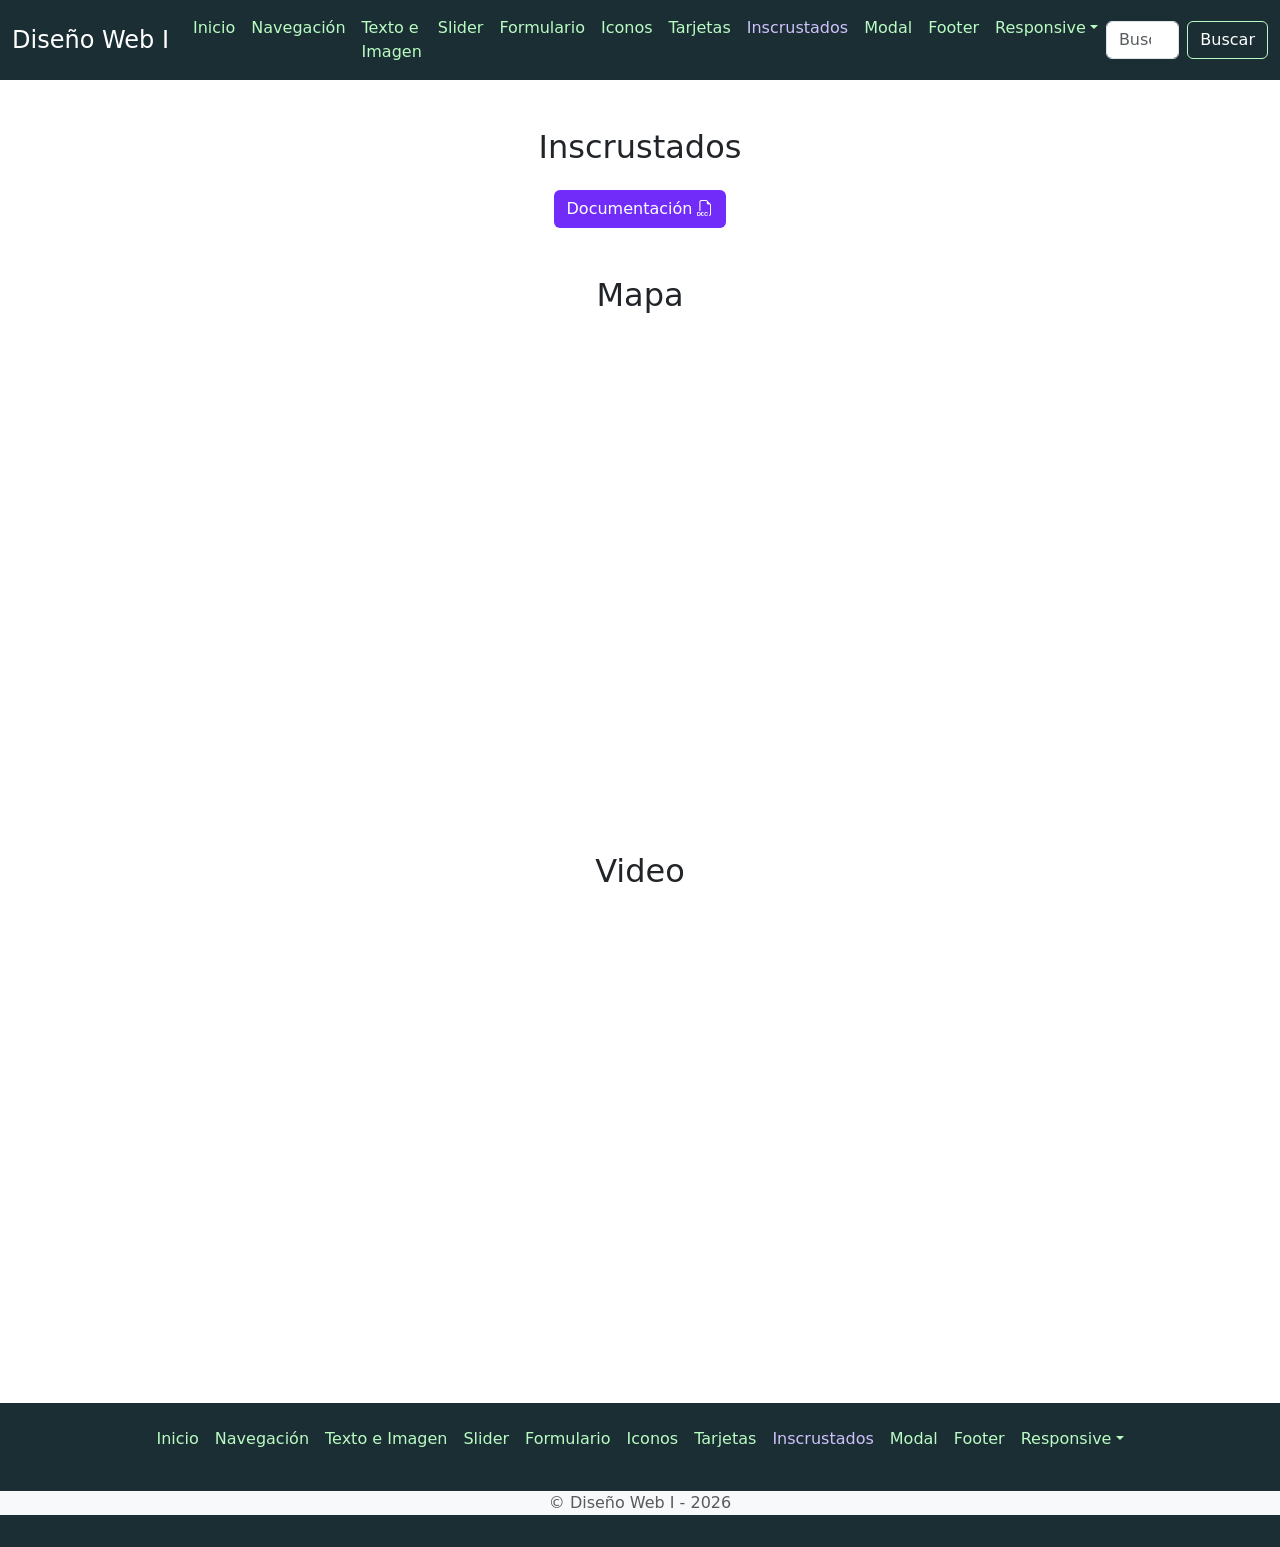
<file: incrustado.html>
<!doctype html>
<html lang="es">
    <head>
        <meta charset="utf-8">
        <meta name="viewport" content="width=device-width, initial-scale=1">
        <title>DW1 - Incrustado</title>
        <!-- Icono Pestaña -->
        <link rel="icon" type="image/png" href="img/bootstrap-icon.png">
        <!-- Estilos Bootstrap -->
        <link href="https://cdn.jsdelivr.net/npm/bootstrap@5.3.8/dist/css/bootstrap.min.css" rel="stylesheet" integrity="sha384-sRIl4kxILFvY47J16cr9ZwB07vP4J8+LH7qKQnuqkuIAvNWLzeN8tE5YBujZqJLB" crossorigin="anonymous">
        <!-- Estilos Propios -->
        <link href="css/styles.css" rel="stylesheet">
        <!-- Fuentes Google -->
        <link rel="preconnect" href="https://fonts.googleapis.com">
        <link rel="preconnect" href="https://fonts.gstatic.com" crossorigin>
        <link href="https://fonts.googleapis.com/css2?family=Raleway:ital,wght@0,100..900;1,100..900&display=swap" rel="stylesheet">
        <link href="https://fonts.googleapis.com/css2?family=Roboto:ital,wght@0,100..900;1,100..900&display=swap" rel="stylesheet">
        <link href="https://fonts.googleapis.com/css2?family=Bitcount+Grid+Single+Ink:wght@100..900&display=swap" rel="stylesheet">
        <!-- Iconos Bootstrap -->
        <link rel="stylesheet" href="https://cdn.jsdelivr.net/npm/bootstrap-icons@1.13.1/font/bootstrap-icons.min.css">
    </head>
    <body>
        <!-- Barra sitio -->               
        <nav class="navbar navbar-expand-lg fondo-grafito">
            <div class="container-fluid">
                <a class="navbar-brand fuente-blanco" href="index.html">Diseño Web I</a>
                <button class="navbar-toggler navbar-toggler-verde" type="button" data-bs-toggle="collapse" data-bs-target="#BarraNav" aria-controls="BarraNav" aria-expanded="false" aria-label="Toggle navigation">
                    <i class="bi bi-list btn-hamburguesa"></i>
                </button>
                <div class="collapse navbar-collapse" id="BarraNav">                
                    <ul class="navbar-nav me-auto mb-2 mb-lg-0">
                        <li class="nav-item">
                            <a class="nav-link link fuente-verde-claro" href="index.html">Inicio</a>
                        </li>
                        <li class="nav-item">
                            <a class="nav-link link fuente-verde-claro" aria-current="page" href="navegacion.html">Navegación</a>
                        </li>
                        <li class="nav-item">
                            <a class="nav-link link fuente-verde-claro" href="textoeimagen.html">Texto e Imagen</a>
                        </li>
                        <li class="nav-item">
                            <a class="nav-link link fuente-verde-claro" href="slider.html" aria-disabled="true">Slider</a>
                        </li>
                        <li class="nav-item">
                            <a class="nav-link link fuente-verde-claro" href="formulario.html" aria-disabled="true">Formulario</a>
                        </li>
                        <li class="nav-item">
                            <a class="nav-link link fuente-verde-claro" href="icono.html" aria-disabled="true">Iconos</a>
                        </li>
                        <li class="nav-item">
                            <a class="nav-link link fuente-verde-claro" href="cards.html" aria-disabled="true">Tarjetas</a>
                        </li>
                        <li class="nav-item">
                            <a class="nav-link link fuente-violeta-active link-active" href="incrustado.html" aria-disabled="true">Inscrustados</a>
                        </li>
                        <li class="nav-item">
                            <a class="nav-link link fuente-verde-claro" href="modal.html" aria-disabled="true">Modal</a>
                        </li>                        
                        <li class="nav-item">
                            <a class="nav-link link fuente-verde-claro" href="footer.html" aria-disabled="true">Footer</a>
                        </li>
                        <li class="nav-item dropdown">
                            <a class="nav-link dropdown-toggle fuente-verde-claro" href="#" role="button" data-bs-toggle="dropdown" aria-expanded="false">Responsive</a>
                            <ul class="dropdown-menu">
                                <li><a class="dropdown-item" href="grid.html">Grid</a></li>
                                <li><a class="dropdown-item" href="flexpadre.html">Flexbox Padre</a></li>
                                <li><a class="dropdown-item" href="flexhijo.html">Flexbox Hijo</a></li>                      
                            </ul>
                        </li>
                    </ul>                                
                    <form class="d-flex" role="search">
                        <input class="form-control me-2" type="search" placeholder="Buscar" aria-label="Buscar"/>
                        <button class="btn btn-outline-verde" type="submit">Buscar</button>
                    </form>
                </div>
            </div>
        </nav>
        <!-- Titulo -->
        <div class="container mt-5">
            <div class="row text-center">
                <h2>Inscrustados</h2>        
            </div>
        </div>
        <!-- Botón documentación -->
        <div class="container mt-3">
            <div class="row justify-content-center">
                <div class="col-3 text-center">
                    <a class="btn btn-outline-violeta" href="https://getbootstrap.com/docs/5.3/helpers/ratio/" target="_blank" rel="noopener noreferrer">Documentación <i class="bi bi-filetype-doc"></i></a>
                </div>                        
            </div>
        </div> 
        <!-- Mapa -->
        <div class="container mt-5">
            <div class="row text-center">
                <h2>Mapa</h2>        
            </div>
            <div class="row">
                <div class="col-md-12 text-center">                    
                    <iframe src="https://www.google.com/maps/embed?pb=!1m18!1m12!1m3!1d425.04986316224466!2d-68.57683226682371!3d-31.540665371210174!2m3!1f0!2f0!3f0!3m2!1i1024!2i768!4f13.1!3m3!1m2!1s0x968140fec7a646bf%3A0x3d035727b2f6bed0!2sFacultad%20de%20Ciencias%20Exactas%2C%20F%C3%ADsicas%20y%20Naturales%20UNSJ!5e0!3m2!1ses!2sar!4v1791232999703!5m2!1ses!2sar" width="1300" height="450" style="border:0;" allowfullscreen="" loading="lazy" referrerpolicy="strict-origin-when-cross-origin"></iframe>
                </div>
            </div>
        </div>
        <br><!--Separador-->
        <div class="container mt-5">
            <div class="row text-center">
                <h2>Video</h2>        
            </div>
            <div class="row">
                <div class="col-md-12 text-center">                    
                    <iframe width="1300" height="450" src="https://www.youtube.com/embed/gWan3LptzgM?si=uCflcn-51yWT24JI" title="YouTube video player" frameborder="0" allow="accelerometer; autoplay; clipboard-write; encrypted-media; gyroscope; picture-in-picture; web-share" referrerpolicy="strict-origin-when-cross-origin" referrerpolicy="strict-origin-when-cross-origin" allowfullscreen></iframe>
                </div>
            </div>
        </div>
        <!-- Footer -->
        <div class="mt-5">
            <footer class="py-3 fondo-grafito">
                <ul class="nav justify-content-center pb-3 mb-3">
                    <li class="nav-item">
                        <a href="index.html" class="nav-link px-2 text-body-secondary link fuente-verde-claro">Inicio</a>
                    </li>
                    <li class="nav-item">
                        <a href="navegacion.html" class="nav-link px-2 text-body-secondary link fuente-verde-claro">Navegación</a>
                    </li>
                    <li class="nav-item">
                        <a href="textoeimagen.html" class="nav-link px-2 text-body-secondary link fuente-verde-claro">Texto e Imagen</a>
                    </li>
                    <li class="nav-item">
                        <a href="slider.html" class="nav-link px-2 text-body-secondary link fuente-verde-claro">Slider</a>
                    </li>
                    <li class="nav-item">
                        <a href="formulario.html" class="nav-link px-2 text-body-secondary link fuente-verde-claro">Formulario</a>
                    </li>
                    <li class="nav-item">
                        <a href="icono.html" class="nav-link px-2 text-body-secondary link fuente-verde-claro">Iconos</a>
                    </li>                    
                    <li class="nav-item">
                        <a href="cards.html" class="nav-link px-2 text-body-secondary link fuente-verde-claro">Tarjetas</a>
                    </li>
                    <li class="nav-item">
                        <a href="incrustado.html" class="nav-link px-2 text-body-secondary link fuente-violeta-active">Inscrustados</a>
                    </li>
                    <li class="nav-item">
                        <a href="modal.html" class="nav-link px-2 text-body-secondary link fuente-verde-claro">Modal</a>
                    </li>
                    <li class="nav-item">
                        <a href="footer.html" class="nav-link px-2 text-body-secondary link fuente-verde-claro">Footer</a>
                    </li>
                    <li class="nav-item dropdown">
                        <a class="dropdown-toggle nav-link px-2 text-body-secondary link fuente-verde-claro" href="#" role="button" data-bs-toggle="dropdown" aria-expanded="false">Responsive</a>
                        <ul class="dropdown-menu">
                            <li><a class="dropdown-item" href="grid.html">Grid</a></li>
                            <li><a class="dropdown-item" href="flexpadre.html">Flexbox Padre</a></li>
                            <li><a class="dropdown-item" href="flexhijo.html">Flexbox Hijo</a></li>                    
                        </ul>
                    </li>
                </ul>
                <p class="text-center text-body-secondary text-bg-light">&copy; Diseño Web I - 2026</p>
            </footer>
        </div>
        <script src="https://cdn.jsdelivr.net/npm/bootstrap@5.3.8/dist/js/bootstrap.bundle.min.js" integrity="sha384-FKyoEForCGlyvwx9Hj09JcYn3nv7wiPVlz7YYwJrWVcXK/BmnVDxM+D2scQbITxI" crossorigin="anonymous"></script>
    </body>
</html>
</file>
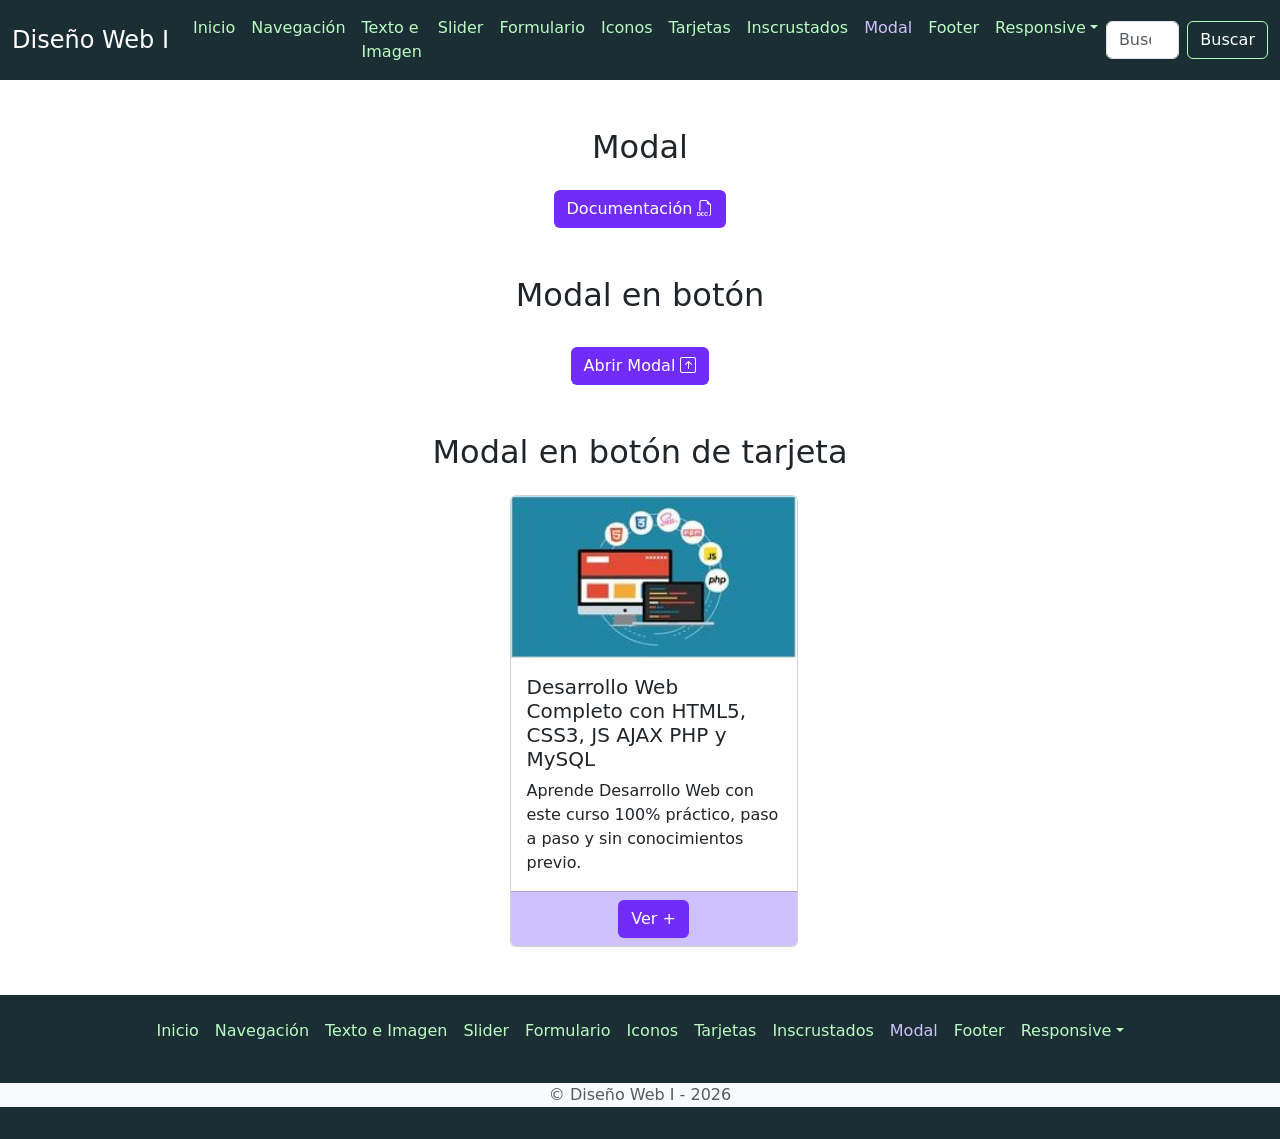
<file: modal.html>
<!doctype html>
<html lang="es">
    <head>
        <meta charset="utf-8">
        <meta name="viewport" content="width=device-width, initial-scale=1">
        <title>DW1 - Modal</title>
        <!-- Icono Pestaña -->
        <link rel="icon" type="image/png" href="img/bootstrap-icon.png">
        <!-- Estilos Bootstrap -->
        <link href="https://cdn.jsdelivr.net/npm/bootstrap@5.3.8/dist/css/bootstrap.min.css" rel="stylesheet" integrity="sha384-sRIl4kxILFvY47J16cr9ZwB07vP4J8+LH7qKQnuqkuIAvNWLzeN8tE5YBujZqJLB" crossorigin="anonymous">
        <!-- Estilos Propios -->
        <link href="css/styles.css" rel="stylesheet">
        <!-- Fuentes Google -->
        <link rel="preconnect" href="https://fonts.googleapis.com">
        <link rel="preconnect" href="https://fonts.gstatic.com" crossorigin>
        <link href="https://fonts.googleapis.com/css2?family=Raleway:ital,wght@0,100..900;1,100..900&display=swap" rel="stylesheet">
        <link href="https://fonts.googleapis.com/css2?family=Roboto:ital,wght@0,100..900;1,100..900&display=swap" rel="stylesheet">
        <link href="https://fonts.googleapis.com/css2?family=Bitcount+Grid+Single+Ink:wght@100..900&display=swap" rel="stylesheet">
        <!-- Iconos Bootstrap -->
        <link rel="stylesheet" href="https://cdn.jsdelivr.net/npm/bootstrap-icons@1.13.1/font/bootstrap-icons.min.css">
    </head>
    <body>
        <!-- Barra sitio -->               
        <nav class="navbar navbar-expand-lg fondo-grafito">
            <div class="container-fluid">
                <a class="navbar-brand fuente-blanco" href="index.html">Diseño Web I</a>
                <button class="navbar-toggler navbar-toggler-verde" type="button" data-bs-toggle="collapse" data-bs-target="#BarraNav" aria-controls="BarraNav" aria-expanded="false" aria-label="Toggle navigation">
                    <i class="bi bi-list btn-hamburguesa"></i>
                </button>
                <div class="collapse navbar-collapse" id="BarraNav">                
                    <ul class="navbar-nav me-auto mb-2 mb-lg-0">
                        <li class="nav-item">
                            <a class="nav-link link fuente-verde-claro" href="index.html">Inicio</a>
                        </li>
                        <li class="nav-item">
                            <a class="nav-link link fuente-verde-claro" aria-current="page" href="navegacion.html">Navegación</a>
                        </li>
                        <li class="nav-item">
                            <a class="nav-link link fuente-verde-claro" href="textoeimagen.html">Texto e Imagen</a>
                        </li>
                        <li class="nav-item">
                            <a class="nav-link link fuente-verde-claro" href="slider.html" aria-disabled="true">Slider</a>
                        </li>
                        <li class="nav-item">
                            <a class="nav-link link fuente-verde-claro" href="formulario.html" aria-disabled="true">Formulario</a>
                        </li>
                        <li class="nav-item">
                            <a class="nav-link link fuente-verde-claro" href="icono.html" aria-disabled="true">Iconos</a>
                        </li>
                        <li class="nav-item">
                            <a class="nav-link link fuente-verde-claro" href="cards.html" aria-disabled="true">Tarjetas</a>
                        </li>
                        <li class="nav-item">
                            <a class="nav-link link fuente-verde-claro" href="incrustado.html" aria-disabled="true">Inscrustados</a>
                        </li>
                        <li class="nav-item">
                            <a class="nav-link link fuente-violeta-active link-active" href="modal.html" aria-disabled="true">Modal</a>
                        </li>                        
                        <li class="nav-item">
                            <a class="nav-link link fuente-verde-claro" href="footer.html" aria-disabled="true">Footer</a>
                        </li>
                        <li class="nav-item dropdown">
                            <a class="nav-link dropdown-toggle fuente-verde-claro" href="#" role="button" data-bs-toggle="dropdown" aria-expanded="false">Responsive</a>
                            <ul class="dropdown-menu">
                                <li><a class="dropdown-item" href="grid.html">Grid</a></li>
                                <li><a class="dropdown-item" href="flexpadre.html">Flexbox Padre</a></li>
                                <li><a class="dropdown-item" href="flexhijo.html">Flexbox Hijo</a></li>                     
                            </ul>
                        </li>
                    </ul>                                
                    <form class="d-flex" role="search">
                        <input class="form-control me-2" type="search" placeholder="Buscar" aria-label="Buscar"/>
                        <button class="btn btn-outline-verde" type="submit">Buscar</button>
                    </form>
                </div>
            </div>
        </nav>
        <!-- Titulo -->
        <div class="container mt-5">
            <div class="row text-center">
                <h2>Modal</h2>        
            </div>
        </div>
        <!-- Botón documentación -->
        <div class="container mt-3">
            <div class="row justify-content-center">
                <div class="col-3 text-center">
                    <a class="btn btn-outline-violeta" href="https://getbootstrap.com/docs/5.3/components/modal/" target="_blank" rel="noopener noreferrer">Documentación <i class="bi bi-filetype-doc"></i></a>
                </div>                        
            </div>
        </div>
        <div class="container mt-5">
            <div class="row text-center">
                <h2>Modal en botón</h2>        
            </div>
        </div> 
        <br><!--Separador-->                
        <!-- Boton activa modal -->
         <div class="container">
            <div class="row text-center">
                <div class="col-md-2 offset-5">
                    <button type="button" class="btn btn-violeta" data-bs-toggle="modal" data-bs-target="#Modal-Basico">Abrir Modal <i class="bi bi-arrow-up-square"></i></button>        
                </div>                
            </div>
        </div>        
        <!-- Modal -->
        <div class="modal fade" id="Modal-Basico" tabindex="-1" aria-labelledby="exampleModalLabel" aria-hidden="true">
            <div class="modal-dialog modal-dialog-centered">
                <div class="modal-content">
                    <div class="modal-header">
                        <h1 class="modal-title fs-5" id="exampleModalLabel">Titulo Modal</h1>
                        <button type="button" class="btn-close" data-bs-dismiss="modal" aria-label="Close"></button>
                    </div>
                    <div class="modal-body">
                        Cuerpo Modal (Puede albergar cualquier tipo de contenido como párrafos, imagenes, formularios entre otros objetos de bootstrap)
                    </div>
                    <div class="modal-footer">
                        <button type="button" class="btn btn-violeta" data-bs-dismiss="modal">Cerrar</button>                        
                    </div>
                </div>
            </div>
        </div>
        <div class="container mt-5">
            <div class="row text-center">
                <h2>Modal en botón de tarjeta</h2>        
            </div>
        </div>
        <!-- Tarjetas -->
        <div class="container mt-3">
            <div class="row justify-content-center">
                <div class="col-md-3">
                    <div class="card h-100" style="width: 18rem;">
                        <img src="img/card/card1.JPG" class="card-img-top" alt="...">
                        <div class="card-body">
                            <h5 class="card-title">Desarrollo Web Completo con HTML5, CSS3, JS AJAX PHP y MySQL</h5>
                            <p class="card-text">Aprende Desarrollo Web con este curso 100% práctico, paso a paso y sin conocimientos previo.</p>
                        </div>
                        <div class="card-footer text-center fondo-violeta">                            
                            <button type="button" class="btn btn-violeta" data-bs-toggle="modal" data-bs-target="#Modal-Basico1">Ver + </button>
                        </div>
                    </div>
                </div>                
            </div>
        </div>
        <!-- Modal Tarjeta-->
        <div class="modal fade" id="Modal-Basico1" tabindex="-1" aria-labelledby="exampleModalLabel" aria-hidden="true">
            <div class="modal-dialog modal-dialog-centered">
                <div class="modal-content">
                    <div class="modal-header fondo-violeta">
                        <h1 class="modal-title fs-5" id="exampleModalLabel">Modal Tarjeta</h1>
                        <button type="button" class="btn-close" data-bs-dismiss="modal" aria-label="Close"></button>
                    </div>
                    <div class="modal-body">
                        Cuerpo Modal (Puede albergar cualquier tipo de contenido como párrafos, imagenes, formularios entre otros objetos de bootstrap)
                    </div>
                    <div class="modal-footer">
                        <button type="button" class="btn btn-violeta" data-bs-dismiss="modal">Cerrar</button>                        
                    </div>
                </div>
            </div>
        </div>
        <!-- Footer -->
        <div class="mt-5">
            <footer class="py-3 fondo-grafito">
                <ul class="nav justify-content-center pb-3 mb-3">
                    <li class="nav-item">
                        <a href="index.html" class="nav-link px-2 text-body-secondary link fuente-verde-claro">Inicio</a>
                    </li>
                    <li class="nav-item">
                        <a href="navegacion.html" class="nav-link px-2 text-body-secondary link fuente-verde-claro">Navegación</a>
                    </li>
                    <li class="nav-item">
                        <a href="textoeimagen.html" class="nav-link px-2 text-body-secondary link fuente-verde-claro">Texto e Imagen</a>
                    </li>
                    <li class="nav-item">
                        <a href="slider.html" class="nav-link px-2 text-body-secondary link fuente-verde-claro">Slider</a>
                    </li>
                    <li class="nav-item">
                        <a href="formulario.html" class="nav-link px-2 text-body-secondary link fuente-verde-claro">Formulario</a>
                    </li>
                    <li class="nav-item">
                        <a href="icono.html" class="nav-link px-2 text-body-secondary link fuente-verde-claro">Iconos</a>
                    </li>
                    <li class="nav-item">
                        <a href="cards.html" class="nav-link px-2 text-body-secondary link fuente-verde-claro">Tarjetas</a>
                    </li>
                    <li class="nav-item">
                        <a href="incrustado.html" class="nav-link px-2 text-body-secondary link fuente-verde-claro">Inscrustados</a>
                    </li>
                    <li class="nav-item">
                        <a href="modal.html" class="nav-link px-2 text-body-secondary link fuente-violeta-active">Modal</a>
                    </li>
                    <li class="nav-item">
                        <a href="footer.html" class="nav-link px-2 text-body-secondary link fuente-verde-claro">Footer</a>
                    </li>
                    <li class="nav-item dropdown">
                        <a class="dropdown-toggle nav-link px-2 text-body-secondary link fuente-verde-claro" href="#" role="button" data-bs-toggle="dropdown" aria-expanded="false">Responsive</a>
                        <ul class="dropdown-menu">
                            <li><a class="dropdown-item" href="grid.html">Grid</a></li>
                            <li><a class="dropdown-item" href="flexpadre.html">Flexbox Padre</a></li>
                            <li><a class="dropdown-item" href="flexhijo.html">Flexbox Hijo</a></li>                     
                        </ul>
                    </li>
                </ul>
                <p class="text-center text-body-secondary text-bg-light">&copy; Diseño Web I - 2026</p>
            </footer>
        </div>
        <script src="https://cdn.jsdelivr.net/npm/bootstrap@5.3.8/dist/js/bootstrap.bundle.min.js" integrity="sha384-FKyoEForCGlyvwx9Hj09JcYn3nv7wiPVlz7YYwJrWVcXK/BmnVDxM+D2scQbITxI" crossorigin="anonymous"></script>
    </body>
</html>
</file>
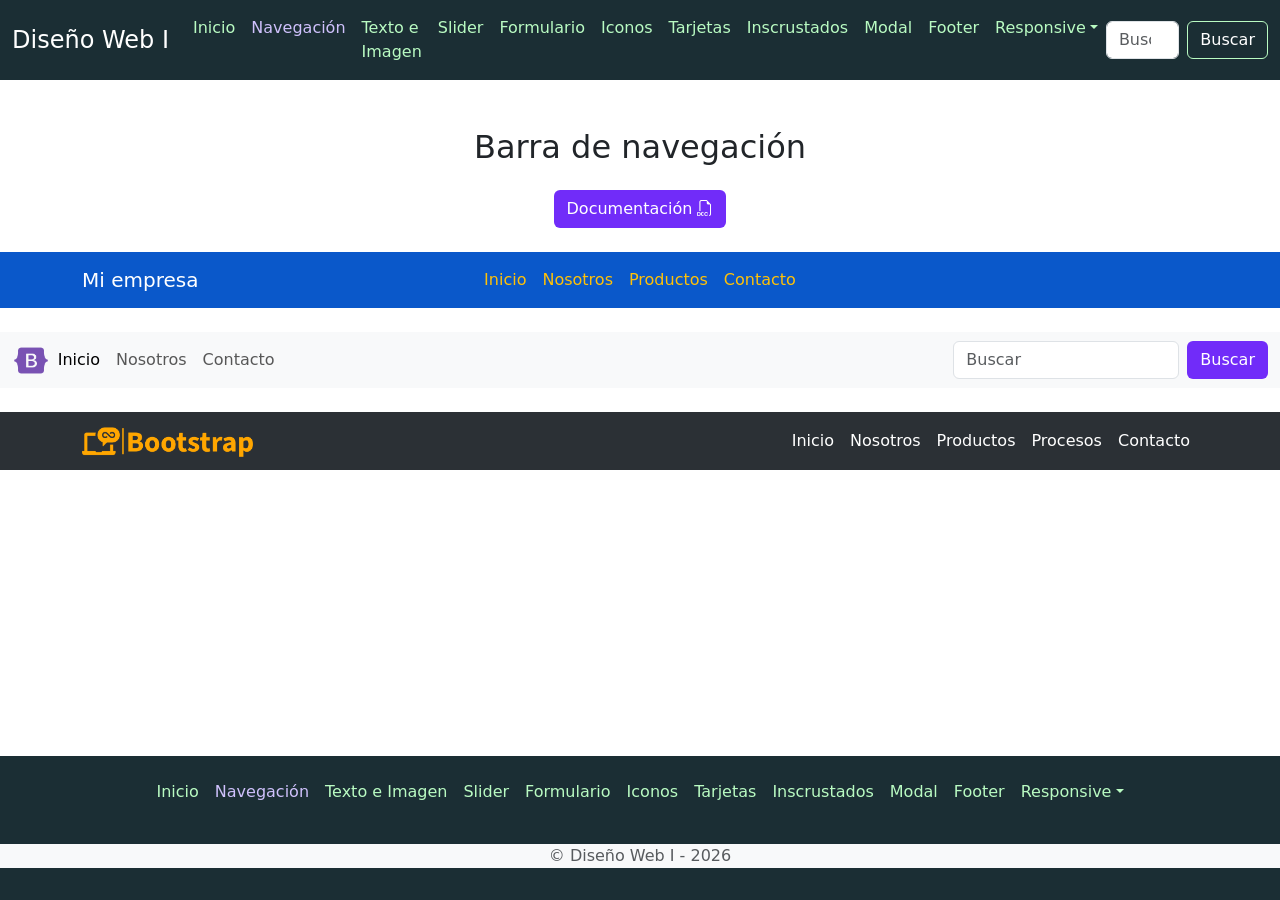
<file: navegacion.html>
<!doctype html>
<html lang="es">
    <head>
        <meta charset="utf-8">
        <meta name="viewport" content="width=device-width, initial-scale=1">
        <title>DW1 - Navegacion</title>
        <!-- Icono Pestaña -->
        <link rel="icon" type="image/png" href="img/bootstrap-icon.png">
        <!-- Estilos Bootstrap -->
        <link href="https://cdn.jsdelivr.net/npm/bootstrap@5.3.8/dist/css/bootstrap.min.css" rel="stylesheet" integrity="sha384-sRIl4kxILFvY47J16cr9ZwB07vP4J8+LH7qKQnuqkuIAvNWLzeN8tE5YBujZqJLB" crossorigin="anonymous">
        <!-- Estilos Propios -->
        <link href="css/styles.css" rel="stylesheet">
        <!-- Fuentes Google -->
        <link rel="preconnect" href="https://fonts.googleapis.com">
        <link rel="preconnect" href="https://fonts.gstatic.com" crossorigin>
        <link href="https://fonts.googleapis.com/css2?family=Raleway:ital,wght@0,100..900;1,100..900&display=swap" rel="stylesheet">
        <link href="https://fonts.googleapis.com/css2?family=Roboto:ital,wght@0,100..900;1,100..900&display=swap" rel="stylesheet">
        <link href="https://fonts.googleapis.com/css2?family=Bitcount+Grid+Single+Ink:wght@100..900&display=swap" rel="stylesheet">
        <!-- Iconos Bootstrap -->
        <link rel="stylesheet" href="https://cdn.jsdelivr.net/npm/bootstrap-icons@1.13.1/font/bootstrap-icons.min.css">
    </head>
    <body>
        <!-- Barra sitio  -->
        <nav class="navbar navbar-expand-lg fondo-grafito">
            <div class="container-fluid">
                <a class="navbar-brand fuente-blanco" href="index.html">Diseño Web I</a>
                <button class="navbar-toggler" type="button" data-bs-toggle="collapse" data-bs-target="#BarraNav" aria-controls="BarraNav" aria-expanded="false" aria-label="Toggle navigation">
                    <span class="navbar-toggler-icon"></span>
                </button>
                <div class="collapse navbar-collapse" id="BarraNav">                
                    <ul class="navbar-nav me-auto mb-2 mb-lg-0">
                        <li class="nav-item">
                            <a class="nav-link link fuente-verde-claro" href="index.html">Inicio</a>
                        </li>
                        <li class="nav-item">
                            <a class="nav-link link fuente-violeta-active" aria-current="page" href="navegacion.html">Navegación</a>
                        </li>
                        <li class="nav-item">
                            <a class="nav-link link fuente-verde-claro" href="textoeimagen.html">Texto e Imagen</a>
                        </li>
                        <li class="nav-item">
                            <a class="nav-link link fuente-verde-claro" href="slider.html" aria-disabled="true">Slider</a>
                        </li>
                        <li class="nav-item">
                            <a class="nav-link link fuente-verde-claro" href="formulario.html" aria-disabled="true">Formulario</a>
                        </li>
                        <li class="nav-item">
                            <a class="nav-link link fuente-verde-claro" href="icono.html" aria-disabled="true">Iconos</a>
                        </li>
                        <li class="nav-item">
                            <a class="nav-link link fuente-verde-claro" href="cards.html" aria-disabled="true">Tarjetas</a>
                        </li>
                        <li class="nav-item">
                            <a class="nav-link link fuente-verde-claro" href="incrustado.html" aria-disabled="true">Inscrustados</a>
                        </li>
                        <li class="nav-item">
                            <a class="nav-link link fuente-verde-claro" href="modal.html" aria-disabled="true">Modal</a>
                        </li>                        
                        <li class="nav-item">
                            <a class="nav-link link fuente-verde-claro" href="footer.html" aria-disabled="true">Footer</a>
                        </li>
                        <li class="nav-item dropdown">
                            <a class="nav-link dropdown-toggle fuente-verde-claro" href="#" role="button" data-bs-toggle="dropdown" aria-expanded="false">Responsive</a>
                            <ul class="dropdown-menu">
                                <li><a class="dropdown-item" href="grid.html">Grid</a></li>                     
                            </ul>
                        </li>
                    </ul>                                
                    <form class="d-flex" role="search">
                        <input class="form-control me-2" type="search" placeholder="Buscar" aria-label="Buscar"/>
                        <button class="btn btn-outline-verde" type="submit">Buscar</button>
                    </form>
                </div>
            </div>
        </nav>
        <!-- Titulo -->
        <div class="container mt-5">
            <div class="row text-center">
                <h2>Barra de navegación</h2>        
            </div>
        </div>
        <!-- Botón documentación -->
        <div class="container mt-3">
            <div class="row justify-content-center">
                <div class="col-3 text-center">
                    <a class="btn btn-outline-violeta" href="https://getbootstrap.com/docs/5.3/components/navbar/" target="_blank" rel="noopener noreferrer">Documentación <i class="bi bi-filetype-doc"></i></a>
                </div>                        
            </div>
        </div> 
        <br><!--Separador-->
        <!-- Barra 1 -->
        <nav class="navbar navbar-expand-lg color-nav">
            <div class="container">
                <div class="col">
                    <a class="navbar-brand" href="#" id="mi-empresa">Mi empresa</a>
                </div>                
                <button class="navbar-toggler" type="button" data-bs-toggle="collapse" data-bs-target="#Barra1" aria-controls="Barra1" aria-expanded="false" aria-label="Toggle navigation">
                    <span class="navbar-toggler-icon"></span>
                </button>                
                <div class="collapse navbar-collapse" id="Barra1">
                    <div class="col">                
                        <ul class="navbar-nav me-auto mb-2 mb-lg-0">
                            <li class="nav-item">
                                <a class="nav-link active color-font-nav" aria-current="page" href="#">Inicio</a>
                            </li>
                            <li class="nav-item">
                                <a class="nav-link color-font-nav" href="#">Nosotros</a>
                            </li>
                            <li class="nav-item">
                                <a class="nav-link color-font-nav" aria-disabled="true">Productos</a>
                            </li>
                            <li class="nav-item">
                                <a class="nav-link color-font-nav" aria-disabled="true">Contacto</a>
                            </li>
                        </ul>                                
                    </div>                                        
                </div>
            </div>
        </nav>
        <br>
        <!-- Barra 2 -->
        <nav class="navbar navbar-expand-lg bg-body-tertiary">
            <div class="container-fluid">
                <img id="logo" src="img/logo/logo.png" alt="">                
                <button class="navbar-toggler" type="button" data-bs-toggle="collapse" data-bs-target="#Barra2" aria-controls="Barra2" aria-expanded="false" aria-label="Toggle navigation">
                    <span class="navbar-toggler-icon"></span>
                </button>
                <div class="collapse navbar-collapse" id="Barra2">                
                    <ul class="navbar-nav me-auto mb-2 mb-lg-0">
                        <li class="nav-item">
                            <a class="nav-link active" aria-current="page" href="#">Inicio</a>
                        </li>
                        <li class="nav-item">
                            <a class="nav-link" href="#">Nosotros</a>
                        </li>
                        <li class="nav-item">
                            <a class="nav-link" aria-disabled="true">Contacto</a>
                        </li>
                    </ul>                                
                    <form class="d-flex" role="search">
                        <input class="form-control me-2" type="search" placeholder="Buscar" aria-label="Buscar"/>
                        <button class="btn btn-outline-violeta" type="submit">Buscar</button>
                    </form>
                </div>
            </div>
        </nav>
        <br>
        <!-- Barra 3 -->
        <nav class="navbar navbar-expand-lg bg-body-tertiary" data-bs-theme="dark">
            <div class="container">
            <a class="navbar-brand" href="index.html"><img id="logo-nav" src="img/logo/logo-nav.png" alt=""></a>
            <button class="navbar-toggler" type="button" data-bs-toggle="collapse" data-bs-target="#navbarSupportedContent" aria-controls="navbarSupportedContent" aria-expanded="false" aria-label="Toggle navigation">
                <span class="navbar-toggler-icon"></span>
            </button>
            <div class="collapse navbar-collapse" id="navbarSupportedContent">
                <ul class="navbar-nav me-auto mb-2 mb-lg-0">
                <li class="nav-item">
                    <a class="nav-link active item-navegacion" aria-current="page" href="#">Inicio</a>
                </li>
                <li class="nav-item">
                    <a class="nav-link active item-navegacion" aria-current="page" href="#">Nosotros</a>
                </li>
                <li class="nav-item">
                    <a class="nav-link active item-navegacion" aria-current="page" href="#">Productos</a>
                </li>
                <li class="nav-item">
                    <a class="nav-link active item-navegacion" aria-current="page" href="#">Procesos</a>
                </li>
                <li class="nav-item">
                    <a class="nav-link active item-navegacion" aria-current="page" href="#">Contacto</a>
                </li>
                </ul>
            </div>
            </div>
        </nav>
        <!-- Footer -->
        <div class="container mt-auto">
            <footer class="py-3 mt-5 footer-fixed fondo-grafito">
                <ul class="nav justify-content-center  pb-3 mb-3">
                    <li class="nav-item">
                        <a href="index.html" class="nav-link px-2 text-body-secondary link fuente-verde-claro">Inicio</a>
                    </li>
                    <li class="nav-item">
                        <a href="navegacion.html" class="nav-link px-2 text-body-secondary link fuente-violeta-active">Navegación</a>
                    </li>
                    <li class="nav-item">
                        <a href="textoeimagen.html" class="nav-link px-2 text-body-secondary link fuente-verde-claro">Texto e Imagen</a>
                    </li>
                    <li class="nav-item">
                        <a href="slider.html" class="nav-link px-2 text-body-secondary link fuente-verde-claro">Slider</a>
                    </li>
                    <li class="nav-item">
                        <a href="formulario.html" class="nav-link px-2 text-body-secondary link fuente-verde-claro">Formulario</a>
                    </li>
                    <li class="nav-item">
                        <a href="icono.html" class="nav-link px-2 text-body-secondary link fuente-verde-claro">Iconos</a>
                    </li>                    
                    <li class="nav-item">
                        <a href="cards.html" class="nav-link px-2 text-body-secondary link fuente-verde-claro">Tarjetas</a>
                    </li>
                    <li class="nav-item">
                        <a href="incrustado.html" class="nav-link px-2 text-body-secondary link fuente-verde-claro">Inscrustados</a>
                    </li>
                    <li class="nav-item">
                        <a href="modal.html" class="nav-link px-2 text-body-secondary link fuente-verde-claro">Modal</a>
                    </li>
                    <li class="nav-item">
                        <a href="footer.html" class="nav-link px-2 text-body-secondary link fuente-verde-claro">Footer</a>
                    </li>
                    <li class="nav-item dropdown">
                        <a class="dropdown-toggle nav-link px-2 text-body-secondary link fuente-verde-claro" href="#" role="button" data-bs-toggle="dropdown" aria-expanded="false">Responsive</a>
                        <ul class="dropdown-menu">
                            <li><a class="dropdown-item" href="grid.html">Grid</a></li>                  
                        </ul>
                    </li>
                </ul>
                <p class="text-center text-body-secondary text-bg-light">&copy; Diseño Web I - 2026</p>
            </footer>
        </div>        
        <script src="https://cdn.jsdelivr.net/npm/bootstrap@5.3.8/dist/js/bootstrap.bundle.min.js" integrity="sha384-FKyoEForCGlyvwx9Hj09JcYn3nv7wiPVlz7YYwJrWVcXK/BmnVDxM+D2scQbITxI" crossorigin="anonymous"></script>
    </body>
</html>
</file>
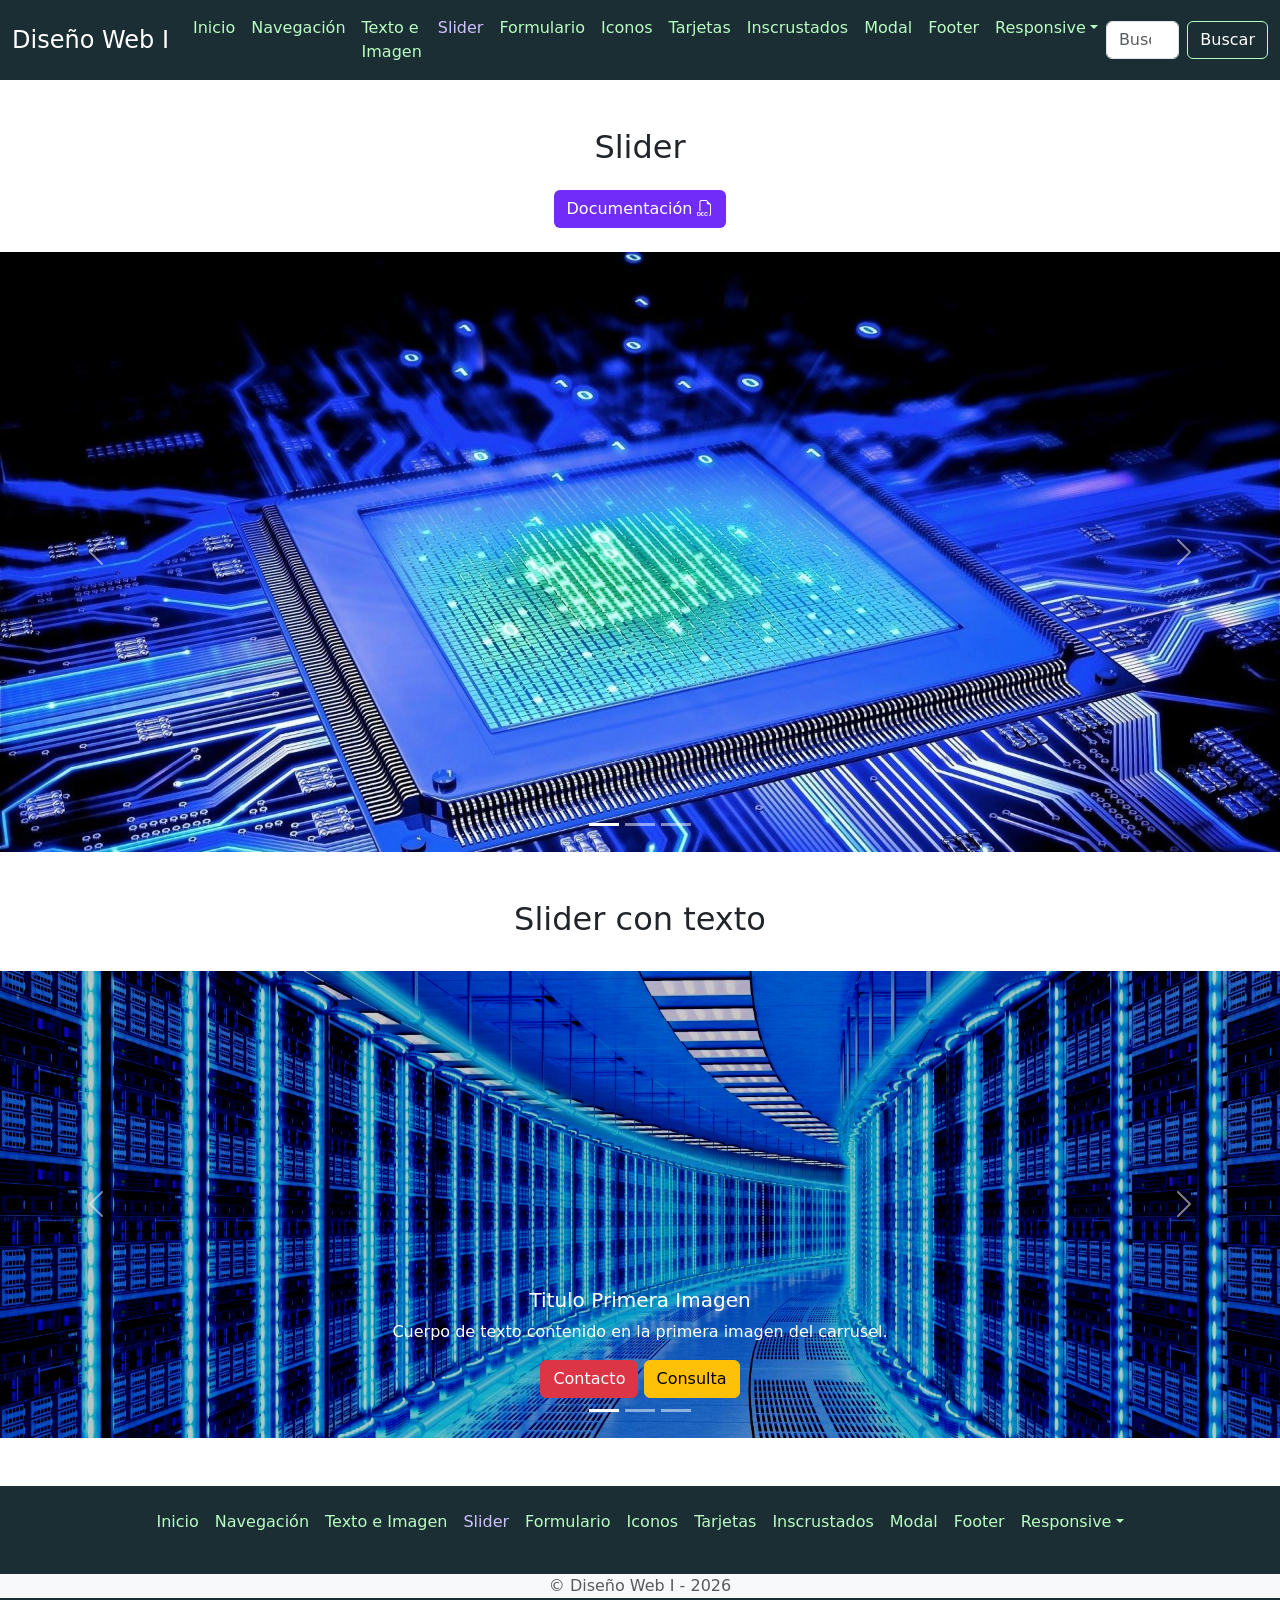
<file: slider.html>
<!doctype html>
<html lang="es">
    <head>
        <meta charset="utf-8">
        <meta name="viewport" content="width=device-width, initial-scale=1">
        <title>DW1 - Slider</title>
        <!-- Icono Pestaña -->
        <link rel="icon" type="image/png" href="img/bootstrap-icon.png">
        <!-- Estilos Bootstrap -->
        <link href="https://cdn.jsdelivr.net/npm/bootstrap@5.3.8/dist/css/bootstrap.min.css" rel="stylesheet" integrity="sha384-sRIl4kxILFvY47J16cr9ZwB07vP4J8+LH7qKQnuqkuIAvNWLzeN8tE5YBujZqJLB" crossorigin="anonymous">
        <!-- Estilos Propios -->
        <link href="css/styles.css" rel="stylesheet">
        <!-- Fuentes Google -->
        <link rel="preconnect" href="https://fonts.googleapis.com">
        <link rel="preconnect" href="https://fonts.gstatic.com" crossorigin>
        <link href="https://fonts.googleapis.com/css2?family=Raleway:ital,wght@0,100..900;1,100..900&display=swap" rel="stylesheet">
        <link href="https://fonts.googleapis.com/css2?family=Roboto:ital,wght@0,100..900;1,100..900&display=swap" rel="stylesheet">
        <link href="https://fonts.googleapis.com/css2?family=Bitcount+Grid+Single+Ink:wght@100..900&display=swap" rel="stylesheet">
        <!-- Iconos Bootstrap -->
        <link rel="stylesheet" href="https://cdn.jsdelivr.net/npm/bootstrap-icons@1.13.1/font/bootstrap-icons.min.css">
    </head>
    <body>
        <!-- Barra sitio -->               
        <nav class="navbar navbar-expand-lg fondo-grafito">
            <div class="container-fluid">
                <a class="navbar-brand fuente-blanco" href="index.html">Diseño Web I</a>
                <button class="navbar-toggler navbar-toggler-verde" type="button" data-bs-toggle="collapse" data-bs-target="#BarraNav" aria-controls="BarraNav" aria-expanded="false" aria-label="Toggle navigation">
                    <i class="bi bi-list btn-hamburguesa"></i>
                </button>
                <div class="collapse navbar-collapse" id="BarraNav">                
                    <ul class="navbar-nav me-auto mb-2 mb-lg-0">
                        <li class="nav-item">
                            <a class="nav-link link fuente-verde-claro" href="index.html">Inicio</a>
                        </li>
                        <li class="nav-item">
                            <a class="nav-link link fuente-verde-claro" aria-current="page" href="navegacion.html">Navegación</a>
                        </li>
                        <li class="nav-item">
                            <a class="nav-link link fuente-verde-claro" href="textoeimagen.html">Texto e Imagen</a>
                        </li>
                        <li class="nav-item">
                            <a class="nav-link link link-active fuente-violeta-active" href="slider.html" aria-disabled="true">Slider</a>
                        </li>
                        <li class="nav-item">
                            <a class="nav-link link fuente-verde-claro" href="formulario.html" aria-disabled="true">Formulario</a>
                        </li>
                        <li class="nav-item">
                            <a class="nav-link link fuente-verde-claro" href="icono.html" aria-disabled="true">Iconos</a>
                        </li>
                        <li class="nav-item">
                            <a class="nav-link link fuente-verde-claro" href="cards.html" aria-disabled="true">Tarjetas</a>
                        </li>
                        <li class="nav-item">
                            <a class="nav-link link fuente-verde-claro" href="incrustado.html" aria-disabled="true">Inscrustados</a>
                        </li>
                        <li class="nav-item">
                            <a class="nav-link link fuente-verde-claro" href="modal.html" aria-disabled="true">Modal</a>
                        </li>                        
                        <li class="nav-item">
                            <a class="nav-link link fuente-verde-claro" href="footer.html" aria-disabled="true">Footer</a>
                        </li>
                        <li class="nav-item dropdown">
                            <a class="nav-link dropdown-toggle fuente-verde-claro" href="#" role="button" data-bs-toggle="dropdown" aria-expanded="false">Responsive</a>
                            <ul class="dropdown-menu">
                                <li><a class="dropdown-item" href="grid.html">Grid</a></li>
                                <li><a class="dropdown-item" href="flexpadre.html">Flexbox Padre</a></li>
                                <li><a class="dropdown-item" href="flexhijo.html">Flexbox Hijo</a></li>                      
                            </ul>
                        </li>
                    </ul>                                
                    <form class="d-flex" role="search">
                        <input class="form-control me-2" type="search" placeholder="Buscar" aria-label="Buscar"/>
                        <button class="btn btn-outline-verde" type="submit">Buscar</button>
                    </form>
                </div>
            </div>
        </nav>
        <!-- Título -->
        <div class="container mt-5">
            <div class="row text-center">
                <h2>Slider</h2>        
            </div>
        </div>
        <!-- Botón documentación -->
        <div class="container mt-3">
            <div class="row justify-content-center">
                <div class="col-3 text-center">
                    <a class="btn btn-outline-violeta" href="https://getbootstrap.com/docs/5.3/components/carousel/" target="_blank" rel="noopener noreferrer">Documentación <i class="bi bi-filetype-doc"></i></a>
                </div>                        
            </div>
        </div> 
        <br><!--Separador-->
        <!-- Carrusel 1-->   
        <div id="carouselExampleIndicators" class="carousel slide" data-bs-ride="carousel">
            <div class="carousel-indicators">
                <button type="button" data-bs-target="#carouselExampleIndicators" data-bs-slide-to="0" class="active" aria-current="true" aria-label="Slide 1"></button>
                <button type="button" data-bs-target="#carouselExampleIndicators" data-bs-slide-to="1" aria-label="Slide 2"></button>
                <button type="button" data-bs-target="#carouselExampleIndicators" data-bs-slide-to="2" aria-label="Slide 3"></button>
            </div>
            <div class="carousel-inner img-carrusel">
                <div class="carousel-item active">
                    <img src="img/slide/Slide1.jpg" class="d-block w-100" alt="...">
                </div>
                <div class="carousel-item">
                    <img src="img/slide/Slide2.jpg" class="d-block w-100" alt="...">
                </div>
                <div class="carousel-item">
                    <img src="img/slide/Slide3.jpg" class="d-block w-100" alt="...">
                </div>
            </div>
            <button class="carousel-control-prev" type="button" data-bs-target="#carouselExampleIndicators" data-bs-slide="prev">
                <span class="carousel-control-prev-icon" aria-hidden="true"></span>
                <span class="visually-hidden">Previous</span>
            </button>
            <button class="carousel-control-next" type="button" data-bs-target="#carouselExampleIndicators" data-bs-slide="next">
                <span class="carousel-control-next-icon" aria-hidden="true"></span>
                <span class="visually-hidden">Next</span>
            </button>
        </div>
        <div class="container mt-5">
            <div class="row text-center">
                <h2>Slider con texto</h2>        
            </div>
        </div>
        <br><!--Separador-->
        <!-- Carrusel 2-->
        <div id="carouselExampleCaptions" class="carousel slide">
            <div class="carousel-indicators">
                <button type="button" data-bs-target="#carouselExampleCaptions" data-bs-slide-to="0" class="active" aria-current="true" aria-label="Slide 1"></button>
                <button type="button" data-bs-target="#carouselExampleCaptions" data-bs-slide-to="1" aria-label="Slide 2"></button>
                <button type="button" data-bs-target="#carouselExampleCaptions" data-bs-slide-to="2" aria-label="Slide 3"></button>
            </div>
            <div class="carousel-inner">
                <div class="carousel-item active">
                    <img src="img/slide/Slide4.jpg" class="d-block w-100" alt="...">
                    <div class="carousel-caption d-none d-md-block">
                        <h5>Titulo Primera Imagen</h5>
                        <p>Cuerpo de texto contenido en la primera imagen del carrusel.</p>
                        <button class="btn btn-danger" type="submit">Contacto</button>
                        <a href="index.html" class="btn btn-warning">Consulta</a>
                    </div>
                </div>
                <div class="carousel-item">
                    <img src="img/slide/Slide5.jpg" class="d-block w-100" alt="...">
                    <div class="carousel-caption d-none d-md-block">
                        <h5>Titulo Segunda Imagen</h5>
                        <p>Cuerpo de texto contenido en la segunda imagen del carrusel.</p>
                    </div>
                </div>
                <div class="carousel-item">
                    <img src="img/slide/Slide6.jpg" class="d-block w-100" alt="...">
                    <div class="carousel-caption d-none d-md-block">
                        <h5>Titulo Tercera Imagen</h5>
                        <p>Cuerpo de texto contenido en la tercera imagen del carrusel.</p>
                    </div>
                </div>
            </div>
            <button class="carousel-control-prev" type="button" data-bs-target="#carouselExampleCaptions" data-bs-slide="prev">
                <span class="carousel-control-prev-icon" aria-hidden="true"></span>
                <span class="visually-hidden">Previous</span>
            </button>
            <button class="carousel-control-next" type="button" data-bs-target="#carouselExampleCaptions" data-bs-slide="next">
                <span class="carousel-control-next-icon" aria-hidden="true"></span>
                <span class="visually-hidden">Next</span>
            </button>
        </div>
        <!-- Footer -->
        <div class="mt-5">
            <footer class="py-3 fondo-grafito">
                <ul class="nav justify-content-center pb-3 mb-3">
                    <li class="nav-item">
                        <a href="index.html" class="nav-link px-2 text-body-secondary link fuente-verde-claro">Inicio</a>
                    </li>
                    <li class="nav-item">
                        <a href="navegacion.html" class="nav-link px-2 text-body-secondary link fuente-verde-claro">Navegación</a>
                    </li>
                    <li class="nav-item">
                        <a href="textoeimagen.html" class="nav-link px-2 text-body-secondary link fuente-verde-claro">Texto e Imagen</a>
                    </li>
                    <li class="nav-item">
                        <a href="slider.html" class="nav-link px-2 text-body-secondary link fuente-violeta-active">Slider</a>
                    </li>
                    <li class="nav-item">
                        <a href="formulario.html" class="nav-link px-2 text-body-secondary link fuente-verde-claro">Formulario</a>
                    </li>
                    <li class="nav-item">
                        <a href="icono.html" class="nav-link px-2 text-body-secondary link fuente-verde-claro">Iconos</a>
                    </li>
                    <li class="nav-item">
                        <a href="cards.html" class="nav-link px-2 text-body-secondary link fuente-verde-claro">Tarjetas</a>
                    </li>
                    <li class="nav-item">
                        <a href="incrustado.html" class="nav-link px-2 text-body-secondary link fuente-verde-claro">Inscrustados</a>
                    </li>
                    <li class="nav-item">
                        <a href="modal.html" class="nav-link px-2 text-body-secondary link fuente-verde-claro">Modal</a>
                    </li>                    
                    <li class="nav-item">
                        <a href="footer.html" class="nav-link px-2 text-body-secondary link fuente-verde-claro">Footer</a>
                    </li>
                    <li class="nav-item dropdown">
                        <a class="dropdown-toggle nav-link px-2 text-body-secondary link fuente-verde-claro" href="#" role="button" data-bs-toggle="dropdown" aria-expanded="false">Responsive</a>
                        <ul class="dropdown-menu">
                            <li><a class="dropdown-item" href="grid.html">Grid</a></li>
                            <li><a class="dropdown-item" href="flexpadre.html">Flexbox Padre</a></li>
                            <li><a class="dropdown-item" href="flexhijo.html">Flexbox Hijo</a></li>                     
                        </ul>
                    </li>
                </ul>
                <p class="text-center text-body-secondary text-bg-light">&copy; Diseño Web I - 2026</p>
            </footer>
        </div>
        <script src="https://cdn.jsdelivr.net/npm/bootstrap@5.3.8/dist/js/bootstrap.bundle.min.js" integrity="sha384-FKyoEForCGlyvwx9Hj09JcYn3nv7wiPVlz7YYwJrWVcXK/BmnVDxM+D2scQbITxI" crossorigin="anonymous"></script>
    </body>
</html>
</file>
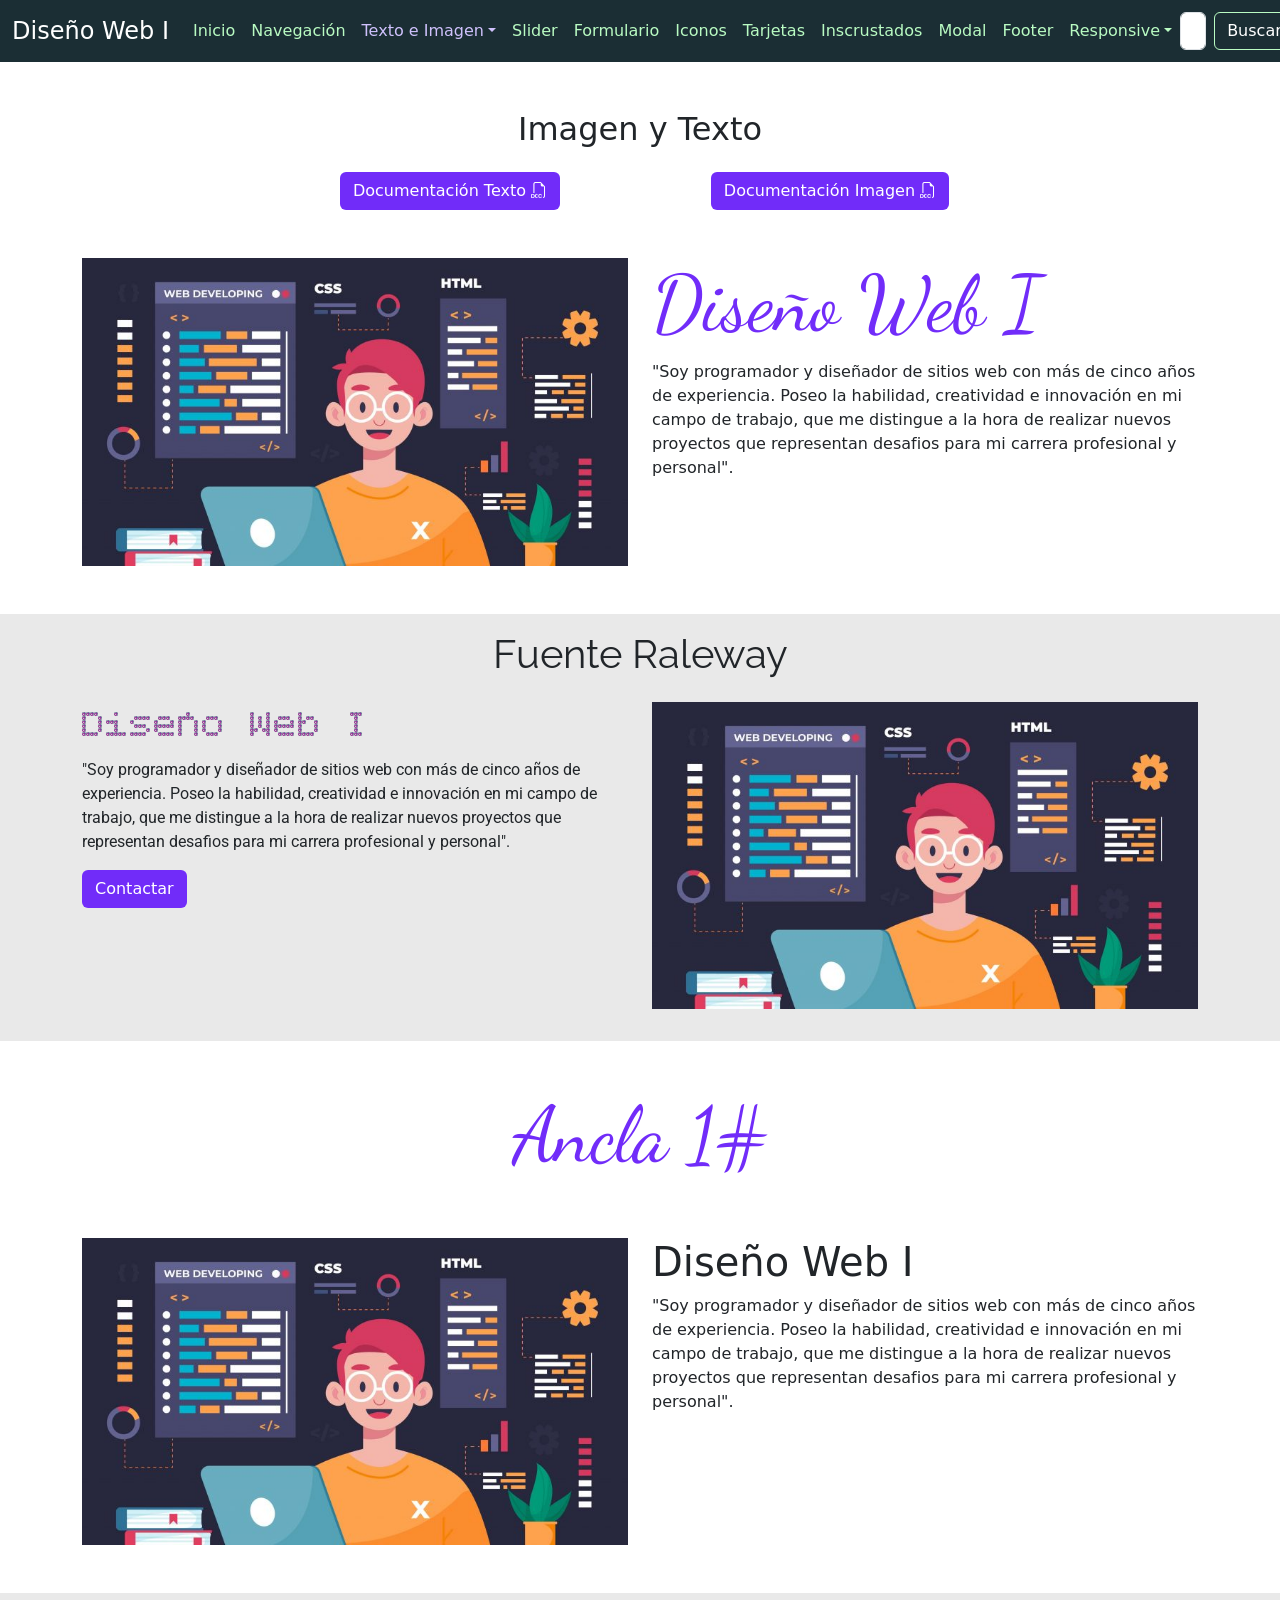
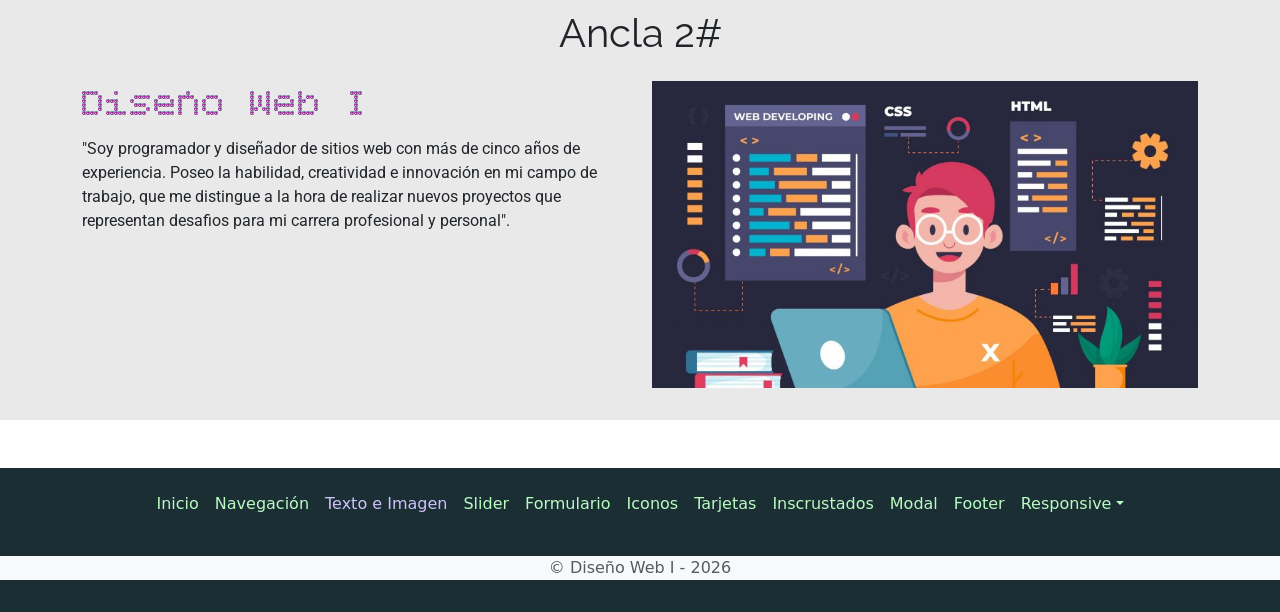
<file: textoeimagen.html>
<!doctype html>
<html lang="es">
    <head>
        <meta charset="utf-8">
        <meta name="viewport" content="width=device-width, initial-scale=1">
        <title>DW1 - Textoeimagen</title>
        <!-- Icono Pestaña -->
        <link rel="icon" type="image/png" href="img/bootstrap-icon.png">
        <!-- Estilos Bootstrap -->
        <link href="https://cdn.jsdelivr.net/npm/bootstrap@5.3.8/dist/css/bootstrap.min.css" rel="stylesheet" integrity="sha384-sRIl4kxILFvY47J16cr9ZwB07vP4J8+LH7qKQnuqkuIAvNWLzeN8tE5YBujZqJLB" crossorigin="anonymous">
        <!-- Estilos Propios -->
        <link href="css/styles.css" rel="stylesheet">
        <!-- Fuentes Google -->
        <link rel="preconnect" href="https://fonts.googleapis.com">
        <link rel="preconnect" href="https://fonts.gstatic.com" crossorigin>
        <link href="https://fonts.googleapis.com/css2?family=Raleway:ital,wght@0,100..900;1,100..900&display=swap" rel="stylesheet">
        <link href="https://fonts.googleapis.com/css2?family=Roboto:ital,wght@0,100..900;1,100..900&display=swap" rel="stylesheet">
        <link href="https://fonts.googleapis.com/css2?family=Bitcount+Grid+Single+Ink:wght@100..900&display=swap" rel="stylesheet">        
        <link href="https://fonts.googleapis.com/css2?family=Dancing+Script:wght@400..700&display=swap" rel="stylesheet">
        <!-- Iconos Bootstrap -->
        <link rel="stylesheet" href="https://cdn.jsdelivr.net/npm/bootstrap-icons@1.13.1/font/bootstrap-icons.min.css">
    </head>
    <body>               
        <!-- Barra sitio -->               
        <nav class="navbar navbar-expand-lg fondo-grafito">
            <div class="container-fluid">
                <a class="navbar-brand fuente-blanco" href="index.html">Diseño Web I</a>
                <button class="navbar-toggler navbar-toggler-verde" type="button" data-bs-toggle="collapse" data-bs-target="#BarraNav" aria-controls="BarraNav" aria-expanded="false" aria-label="Toggle navigation">
                    <i class="bi bi-list btn-hamburguesa"></i>
                </button>
                <div class="collapse navbar-collapse" id="BarraNav">                
                    <ul class="navbar-nav me-auto mb-2 mb-lg-0">
                        <li class="nav-item">
                            <a class="nav-link link fuente-verde-claro" href="index.html">Inicio</a>
                        </li>
                        <li class="nav-item">
                            <a class="nav-link link fuente-verde-claro" aria-current="page" href="navegacion.html">Navegación</a>
                        </li>                        
                        <li class="nav-item dropdown">
                            <a class="nav-link dropdown-toggle fuente-violeta-active" href="textoeimagen.html" role="button" data-bs-toggle="dropdown" aria-expanded="false">Texto e Imagen</a>
                            <ul class="dropdown-menu">
                                <li><a class="dropdown-item" href="#ancla-1">Ancla 1#</a></li>
                                <li><hr class="dropdown-divider"></li>
                                <li><a class="dropdown-item" href="#ancla-2">Ancla 2#</a></li>                        
                            </ul>
                        </li>
                        <li class="nav-item">
                            <a class="nav-link link fuente-verde-claro" href="slider.html" aria-disabled="true">Slider</a>
                        </li>
                        <li class="nav-item">
                            <a class="nav-link link fuente-verde-claro" href="formulario.html" aria-disabled="true">Formulario</a>
                        </li>
                        <li class="nav-item">
                            <a class="nav-link link fuente-verde-claro" href="icono.html" aria-disabled="true">Iconos</a>
                        </li>
                        <li class="nav-item">
                            <a class="nav-link link fuente-verde-claro" href="cards.html" aria-disabled="true">Tarjetas</a>
                        </li>
                        <li class="nav-item">
                            <a class="nav-link link fuente-verde-claro" href="incrustado.html" aria-disabled="true">Inscrustados</a>
                        </li>
                        <li class="nav-item">
                            <a class="nav-link link fuente-verde-claro" href="modal.html" aria-disabled="true">Modal</a>
                        </li>                        
                        <li class="nav-item">
                            <a class="nav-link link fuente-verde-claro" href="footer.html" aria-disabled="true">Footer</a>
                        </li>
                        <li class="nav-item dropdown">
                            <a class="nav-link dropdown-toggle fuente-verde-claro" href="#" role="button" data-bs-toggle="dropdown" aria-expanded="false">Responsive</a>
                            <ul class="dropdown-menu">
                                <li><a class="dropdown-item" href="grid.html">Grid</a></li>
                                <li><a class="dropdown-item" href="flexpadre.html">Flexbox Padre</a></li>
                                <li><a class="dropdown-item" href="flexhijo.html">Flexbox Hijo</a></li>                      
                            </ul>
                        </li>
                    </ul>                                
                    <form class="d-flex" role="search">
                        <input class="form-control me-2" type="search" placeholder="Buscar" aria-label="Buscar"/>
                        <button class="btn btn-outline-verde" type="submit">Buscar</button>
                    </form>
                </div>
            </div>
        </nav>
        <!-- Titulo -->
        <div class="container mt-5">
            <div class="row text-center">
                <h2>Imagen y Texto</h2>        
            </div>
        </div>
        <!-- Botón documentación -->
        <div class="container mt-3">
            <div class="row justify-content-center">
                <div class="col-md-4 text-center">
                    <a class="btn btn-outline-violeta" href="https://getbootstrap.com/docs/5.3/utilities/text/" target="_blank" rel="noopener noreferrer">Documentación Texto <i class="bi bi-filetype-doc"></i></a>
                </div>
                <div class="col-md-4 text-center">
                    <a class="btn btn-outline-violeta" href="https://getbootstrap.com/docs/5.3/content/images/" target="_blank" rel="noopener noreferrer">Documentación Imagen <i class="bi bi-filetype-doc"></i></a>
                </div>                                     
            </div>
        </div>
        <!-- Imagen y Texto Izquierda 1-->
        <div class="container mt-5">
            <div class="row">
                <div class="col-md-6">
                    <img class="img-fluid" src="img/inicio.jpg" alt="">
                </div>
                <div class="col-md-6">
                    <div class="row">
                        <h1 class="font-dancing-script">Diseño Web I</h1>
                    </div>
                    <div class="row">
                        <p>"Soy programador y diseñador de sitios web con más de cinco años de experiencia. Poseo la habilidad, creatividad e innovación en mi campo de trabajo, que me distingue a la hora de realizar nuevos proyectos que representan desafios para mi carrera profesional y personal".</p>
                    </div>
                    
                </div>
            </div>
        </div>
        <!-- Imagen y Texto Derecha 1-->
        <div class="fondo-gris pb-3">        
            <div class="container mt-5">
                <div class="row mb-3">
                    <div class="col-md-12 mt-3">
                        <h1 class="text-center font-raleway">Fuente Raleway</h1>
                    </div>
                </div>
                <div class="row">
                    <div class="col-md-6">
                        <h1 class="font-bitcount">Diseño Web I</h1>
                        <p class="font-roboto">"Soy programador y diseñador de sitios web con más de cinco años de experiencia. Poseo la habilidad, creatividad e innovación en mi campo de trabajo, que me distingue a la hora de realizar nuevos proyectos que representan desafios para mi carrera profesional y personal".</p>
                        <div class="col-md-3">
                            <button class="btn btn-outline-violeta" type="submit">Contactar</button>
                        </div>
                    </div>
                    <div class="col-md-6 mb-3">
                        <img class="img-fluid" src="img/inicio.jpg" alt="">
                    </div>                    
                </div>
            </div>
        </div>
        <!-- Imagen y Texto Izquierda 2-->
        <div class="container mt-5">
            <div class="row mb-5">
                <div class="col-md-12">
                    <h1 id="ancla-1" class="text-center font-dancing-script">Ancla 1#</h1>
                </div>
            </div>
            <div class="row">
                <div class="col-md-6">
                    <img class="img-fluid" src="img/inicio.jpg" alt="">
                </div>
                <div class="col-md-6">
                    <h1>Diseño Web I</h1>
                    <p>"Soy programador y diseñador de sitios web con más de cinco años de experiencia. Poseo la habilidad, creatividad e innovación en mi campo de trabajo, que me distingue a la hora de realizar nuevos proyectos que representan desafios para mi carrera profesional y personal".</p>
                </div>
            </div>
        </div>
        <!-- Imagen y Texto Derecha 2-->
        <div class="fondo-gris pb-3">        
            <div class="container mt-5">
                <div class="row mb-3">
                    <div class="col-md-12 mt-3">
                        <h1 id="ancla-2" class="text-center font-raleway">Ancla 2#</h1>
                    </div>
                </div>
                <div class="row">
                    <div class="col-md-6">
                        <h1 class="font-bitcount">Diseño Web I</h1>
                        <p class="font-roboto">"Soy programador y diseñador de sitios web con más de cinco años de experiencia. Poseo la habilidad, creatividad e innovación en mi campo de trabajo, que me distingue a la hora de realizar nuevos proyectos que representan desafios para mi carrera profesional y personal".</p>
                    </div>
                    <div class="col-md-6 mb-3">
                        <img class="img-fluid" src="img/inicio.jpg" alt="">
                    </div>
                </div>
            </div>
        </div>
        <!-- Footer -->
        <div class="mt-auto">
            <footer class="py-3 mt-5 fondo-grafito">
                <ul class="nav justify-content-center pb-3 mb-3">
                    <li class="nav-item">
                        <a href="index.html" class="nav-link px-2 text-body-secondary link fuente-verde-claro">Inicio</a>
                    </li>
                    <li class="nav-item">
                        <a href="navegacion.html" class="nav-link px-2 text-body-secondary link fuente-verde-claro">Navegación</a>
                    </li>
                    <li class="nav-item">
                        <a href="textoeimagen.html" class="nav-link px-2 text-body-secondary link fuente-violeta-active">Texto e Imagen</a>
                    </li>
                    <li class="nav-item">
                        <a href="slider.html" class="nav-link px-2 text-body-secondary link fuente-verde-claro">Slider</a>
                    </li>
                    <li class="nav-item">
                        <a href="formulario.html" class="nav-link px-2 text-body-secondary link fuente-verde-claro">Formulario</a>
                    </li>
                    <li class="nav-item">
                        <a href="icono.html" class="nav-link px-2 text-body-secondary link fuente-verde-claro">Iconos</a>
                    </li>
                    <li class="nav-item">
                        <a href="cards.html" class="nav-link px-2 text-body-secondary link fuente-verde-claro">Tarjetas</a>
                    </li>
                    <li class="nav-item">
                        <a href="incrustado.html" class="nav-link px-2 text-body-secondary link fuente-verde-claro">Inscrustados</a>
                    </li>
                    <li class="nav-item">
                        <a href="modal.html" class="nav-link px-2 text-body-secondary link fuente-verde-claro">Modal</a>
                    </li>                    
                    <li class="nav-item">
                        <a href="footer.html" class="nav-link px-2 text-body-secondary link fuente-verde-claro">Footer</a>
                    </li>
                    <li class="nav-item dropdown">
                        <a class="dropdown-toggle nav-link px-2 text-body-secondary link fuente-verde-claro" href="#" role="button" data-bs-toggle="dropdown" aria-expanded="false">Responsive</a>
                        <ul class="dropdown-menu">
                            <li><a class="dropdown-item" href="grid.html">Grid</a></li>
                            <li><a class="dropdown-item" href="flexpadre.html">Flexbox Padre</a></li>
                            <li><a class="dropdown-item" href="flexhijo.html">Flexbox Hijo</a></li>                     
                        </ul>
                    </li>
                </ul>
                <p class="text-center text-body-secondary text-bg-light">&copy; Diseño Web I - 2026</p>
            </footer>
        </div>         
        <script src="https://cdn.jsdelivr.net/npm/bootstrap@5.3.8/dist/js/bootstrap.bundle.min.js" integrity="sha384-FKyoEForCGlyvwx9Hj09JcYn3nv7wiPVlz7YYwJrWVcXK/BmnVDxM+D2scQbITxI" crossorigin="anonymous"></script>
    </body>
</html>
</file>
<file: css/styles.css>
.btn-hamburguesa{
    color: #b9fbc2ff;
    font-size: 1.5rem;    
}

.btn-violeta{
    color: #fff;
    background-color: #712cf9;   
}

.btn-violeta:hover{
    color:#712cf9;
    background-color:  #fff;
    border: 1px solid #712cf9;
}

.btn-rosa{
    color: #fff;
    background-color: #e28080;   
}

.btn-rosa:hover{
    color:#e28080;
    background-color:  #fff;
    border: 1px solid #e28080;
}

.btn-outline-verde{
    background-color: #1b2e34ff;
    color: #ffffff;
    border: 1px solid #b9fbc2ff;
}

.btn-outline-verde:hover{
    background-color: #b9fbc2ff;
    color: #1b2e34ff;
}

.btn-outline-violeta{
    background-color: #712cf9;
    color: #ffffff;
}

.btn-outline-violeta:hover{
    background-color: #ffffff;
    color: #712cf9;
    border: 1px solid #712cf9;
}

.btn-violeta{
    background-color: #712cf9;
    color: #ffffff;
}

.btn-violeta:hover{
    background-color: #ffffff;
    color: #712cf9; 
}

.color-nav{
    background-color: #0a58ca;    
}

.color-font-nav{
    color: #ffc107 !important;
}

.color-font-nav:hover{
    color: #ffffff !important;
    font-weight: 500;
}

.fondo-grafito{
    background-color: #1b2e34ff;         
}

.fondo-gris{
    background-color: #e9e9e9;         
}

.fondo-gris-claro{
  background-color: rgb(240, 240, 240);
}

.fondo-rosa{
    background-color: #e0c1c1;
}

.fondo-rosa-claro{
    background-color: #eee2e2;     
}

.fondo-beige{
    background-color: #ffd79a;     
}

.fondo-verde{
    background-color: rgb(239, 255, 241);
}

.fondo-violeta{
    background-color: #cfc1fcff;
}

.fuente-blanco{
    color: rgb(255, 255, 255) !important; 
    font-weight: 500;
    font-size: 24px;   
}

.fuente-verde-claro{
    color: #b9fbc2ff !important;    
}

.fuente-verde-claro:hover{
    color: #cfc1fcff !important;
    font-weight: 500;
}

.fuente-violeta{
    color: #cfc1fcff;
}

.fuente-violeta-active{
    color: #cfc1fcff !important;
    font-weight: 500;
}

/* Fuentes Google */
.font-raleway{
  font-family: "Raleway", sans-serif;
  font-optical-sizing: auto;
  font-weight: 400;
  font-style: normal;
}

.font-roboto{
  font-family: "Roboto", sans-serif;
  font-optical-sizing: auto;
  font-weight: 400;
  font-style: normal;
  font-variation-settings: "wdth" 100;
}

.font-bitcount{
  font-family: "Bitcount Grid Single Ink", system-ui;
  font-optical-sizing: auto;
  font-weight: 400;
  font-style: normal;
  font-variation-settings: "slnt" 0, "CRSV" 0.5, "ELSH" 0, "ELXP" 0, "SZP1" 0, "SZP2" 0, "XPN1" 0, "XPN2" 0, "YPN1" 0, "YPN2" 0;
}

.font-dancing-script{
  font-family: "Dancing Script", cursive;
  font-optical-sizing: auto;
  font-weight: 400;
  font-style: normal;
  font-size: 78px;
  color: #712cf9;
}
/* Fuentes Google */

.footer-fixed {
   position:fixed;
   left:0px;
   bottom:0px;
   width:100%;  
}

.icono-rem-1{
     font-size: 1rem;
}

.icono-rem-2{
     font-size: 2rem;
}

.icono-rem-3{
     font-size: 3rem;
}

.icono-rem-4{
     font-size: 4rem;
}

.icono-rojo{
     color:#dc3545;
}

.icono-rojo:hover{
     color:#712cf9;    
}

.icono-violeta{
     color:#712cf9;
}

.icono-violeta-btn{
     color:#712cf9;    
}

.icono-violeta-btn:hover{
     color:#e9e9e9;        
}

.icono-violeta:hover{
     color:#dc3545;
}

.img-carrusel{
    height: 600px;
}

/* .link-active{
     color: #dc3545 !important;
     font-weight: 500;
} */

#link-logo-violeta{
     padding: 0;
}

/* .link:hover{
     color: #dc3545 !important;
} */

#logo{
     max-width: 3%;
}

#logo-nav{
    width: 25%;
}

#mi-empresa{
     color: #ffffff;
}

/* .modal-header{
     background-color: #712cf9;
     color: #ffffff;
} */

#xbox{
     font-size: 70px;
     color: #16c802;
}

#xbox:hover{
     color: #000000;
}
/* ---------------------------------------------------------------Estilos hoja grillas--------------------------------------------------------------- */
.rojo{
  background-color: #dc3545;
  color: white;
}

.azul{
  background-color: #3f3fbb;
  color: white;
}

.verde{
  background-color: #538b53;
  color: white;
}

.magenta{
  background-color: #9f739f;
  color: white;
}

.amarillo{
  background-color: yellow;
  color: black;
}

.white{
  background-color: white;
  color: black;
}

.naranja{
  background-color: #fd7e14;
  display: block;
}

.cyan{
  background-color: #0dcaf0;
}

.negro{
  background-color: black;
  color: white;
  display: block;
}

.marron{
  background-color: brown;
  color: white;
}

.gris{
  background-color: grey;
  color: white;
}

.columna{
  min-height: 250px;
  padding: 10px;
}

.columna-inicio{
  min-height: 100px;
  padding: 10px;
}

.sub-columna{
  height: 100px;
  margin-top: 20px;
}

.margin-text{
  margin-top: 50px;
  margin-bottom: 20px;
}

/* footer{
  margin-top: 40px;
  height: 50px;
  background-color: black;
} */

/*Media Queries*/
/*Small devices (landscape phones, 576px and up)*/
@media (max-width: 575.98px) {
  .naranja{
    display: none;
  }

  .negro{
    display: none;
  }

  .cyan{
    background-color: #000FFF;
    color: #FF9300;
  }

  .amarillo{
    background-color: #FF9300;
    color: #000FFF;
  }

  /* footer{
    background-color: green !important;
  } */
}


/*Medium devices (tablets, 768px and up)*/
@media (max-width: 767.98px) {
  .naranja{
    display: none;
  }

  .negro{
    display: none;
  }

  /* footer{
    background-color: green !important;
  } */
}

/*Large devices (desktops, 992px and up)*/
@media (max-width: 991.98px) {
  /* footer{
    background-color: blue !important;
  } */
}

/*X-Large devices (large desktops, 1200px and up)*/
@media (max-width: 1399.98px) {

}
/* ---------------------------------------------------------------Estilos hoja grillas--------------------------------------------------------------- */

.mi-form{
  /* background-color: #16c802; */
  border: 2px solid #712cf9;
}

/* ---------------------------------------------------------------Estilos tabla simulador código--------------------------------------------------------------- */
.table>:not(caption)>*>* {
    color: var(--bs-table-color-state, var(--bs-table-color-type, #ffffff))!important;
    background-color: #000000!important; 
}
/* ---------------------------------------------------------------Estilos tabla simulador código--------------------------------------------------------------- */

/* ---------------------------------------------------------------Botón Menú hamburguesa--------------------------------------------------------------- */
.navbar-toggler-verde {
    border: 1px solid #b9fbc2ff;    
}
/* ---------------------------------------------------------------Botón Menú hamburguesa--------------------------------------------------------------- */

/* ---------------------------------------------------------------Estilos Secciones Flexbox--------------------------------------------------------------- */
.fondo-verde-claro{
    background-color: rgb(216, 255, 221);
}

.flex-content {  
  width: 500px;
  /* height: 500px; */
}

.flex-content-h{  
  width: 500px;
  height: 500px;
}

.flex-item {  
  width: 100px;
  height: 100px;  
}

.flex-item-h {  
  width: 100px;
  /* height: 100px;*/
}

.flex-item-w {  
  /* width: 100px; */
  height: 100px;
}

.font-size-10{
  font-size: 10px;
}

.font-size-35{
  font-size: 35px;
}

.font-size-15{
  font-size: 15px;
}

.font-size-50{
  font-size: 50px;
}
/* ---------------------------------------------------------------Estilos Secciones Flexbox--------------------------------------------------------------- */
</file>
